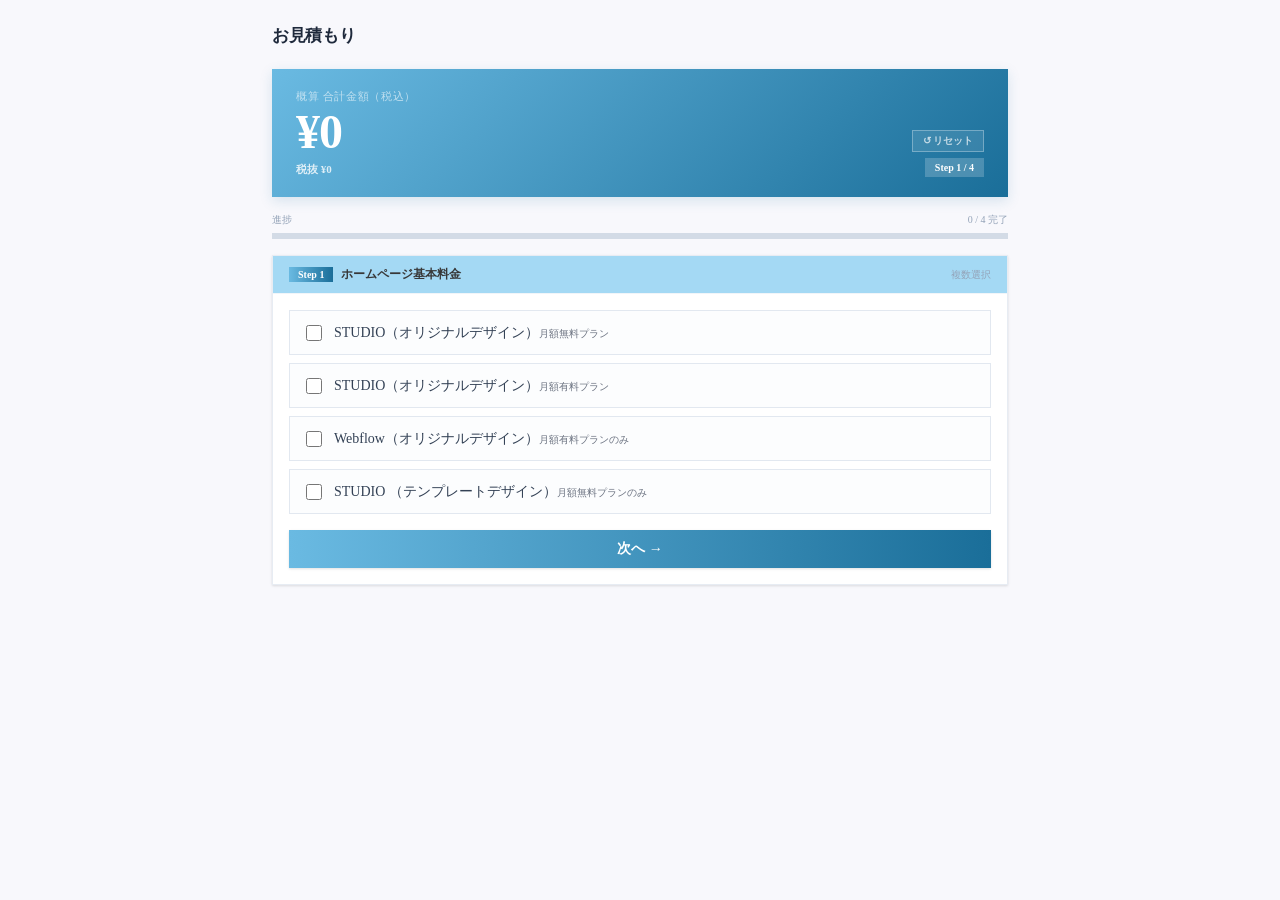
<file: index.html>
<!DOCTYPE html>
<html lang="ja">
<head>
    <meta charset="UTF-8">
    <meta name="viewport" content="width=device-width, initial-scale=1.0, viewport-fit=cover">
    <meta name="format-detection" content="telephone=no, date=no, address=no, email=no">
    <title>見積もりシミュレーター</title>

    <link rel="stylesheet" href="./index.css">
</head>
<body>

<div class="container">

    <!-- ヘッダー -->
    <header class="site-header">
        <div class="site-header__left">
            <div>
                <h1 class="site-header__title" id="headerTitle"></h1>
                <p class="site-header__sub" id="headerSub"></p>
            </div>
        </div>
        <span id="saveIndicator">
            <svg fill="none" stroke="currentColor" viewBox="0 0 24 24">
                <path stroke-linecap="round" stroke-linejoin="round" stroke-width="2.5" d="M5 13l4 4L19 7"/>
            </svg>
            保存済み
        </span>
    </header>

    <!-- ヒーロー -->
    <div class="hero" id="heroArea">
        <div class="hero__inner">
            <div style="min-width:0;">
                <p class="hero__site-type hidden" id="heroSiteType"></p>
                <p class="hero__label">概算 合計金額（税込）</p>
                <p class="hero__total stat-number" id="heroTotal">¥0</p>
                <p class="hero__sub">
                    <span id="heroTaxExWrap">税抜&nbsp;<span class="stat-number" id="heroTotalEx">¥0</span></span><span id="heroPagesWrap">&ensp;/&ensp;ページ数&nbsp;<span class="stat-number" id="heroPages">–</span></span>
                </p>
            </div>
            <div style="display:flex;flex-direction:column;align-items:flex-end;gap:6px;">
                <button id="heroResetBtn" class="hero__reset-btn">↺ リセット</button>
                <span class="hero__step-badge" id="heroStepLabel">Step 1 / 1</span>
            </div>
        </div>
    </div>

    <!-- ══════════════════════════════
         ウィザードモード
    ══════════════════════════════ -->
    <div id="wizardMode">

        <!-- プログレスバー -->
        <div class="progress">
            <div class="progress__labels">
                <span>進捗</span><span id="progressLabel">0 / 0 完了</span>
            </div>
            <div class="progress__track">
                <div class="progress__bar" id="progressBar"></div>
            </div>
        </div>

        <!-- Web制作版 Step 1〜4（flex モードでは JS により非表示） -->
        <div id="webStepsWizard">

            <!-- Step 1 -->
            <div class="panel" id="step1Panel">
                <div class="panel__head">
                    <div class="panel__head-left">
                        <span class="step-badge">Step 1</span>
                        <span class="step-label">サイトタイプを選択</span>
                    </div>
                    <span class="panel__head-hint">単一選択</span>
                </div>
                <div class="panel__body panel__body--gap" id="step1Options"></div>
                <div class="panel__footer panel__footer--step1">
                    <button id="step1Next" disabled class="btn-primary btn-primary--step1">次へ進む →</button>
                </div>
            </div>

            <!-- Step 2 -->
            <div class="panel hidden" id="step2Panel">
                <div class="panel__head">
                    <div class="panel__head-left">
                        <span class="step-badge">Step 2</span>
                        <span class="step-label">ページ構成を選択</span>
                    </div>
                    <span class="panel__head-hint">複数選択・数量指定可</span>
                </div>
                <div class="panel__body panel__body--gap5" id="step2Options"></div>
                <div class="panel__footer">
                    <div class="btn-row">
                        <button id="step2Back" class="btn-secondary">← 戻る</button>
                        <button id="step2Next" class="btn-primary">次へ →</button>
                    </div>
                </div>
            </div>

            <!-- Step 3 -->
            <div class="panel hidden" id="step3Panel">
                <div class="panel__head">
                    <div class="panel__head-left">
                        <span class="step-badge">Step 3</span>
                        <span class="step-label">機能・演出を選択</span>
                    </div>
                    <span class="panel__head-hint">複数選択・数量指定可</span>
                </div>
                <div class="panel__body panel__body--gap" id="step3Options"></div>
                <div class="panel__footer">
                    <div class="btn-row">
                        <button id="step3Back" class="btn-secondary">← 戻る</button>
                        <button id="step3Next" class="btn-primary">次へ →</button>
                    </div>
                </div>
            </div>

            <!-- Step 4 -->
            <div class="panel hidden" id="step4Panel">
                <div class="panel__head">
                    <div class="panel__head-left">
                        <span class="step-badge">Step 4</span>
                        <span class="step-label">システム・設定を選択</span>
                    </div>
                    <span class="panel__head-hint">複数選択</span>
                </div>
                <div class="panel__body panel__body--gap" id="step4Options"></div>
                <div class="panel__footer">
                    <div class="btn-row">
                        <button id="step4Back" class="btn-secondary">← 戻る</button>
                        <button id="step4Finish" class="btn-primary">見積もり結果を見る ✓</button>
                    </div>
                </div>
            </div>

        </div><!-- /webStepsWizard -->

        <!-- フリーStep（flex: Step1以降 / web: Step5以降）：JSで動的挿入 -->
        <div id="freeStepsContainer"></div>

    </div><!-- /wizardMode -->

    <!-- ══════════════════════════════
         結果モード
    ══════════════════════════════ -->
    <div id="resultMode" class="hidden result-section">

        <!-- アクションバー -->
        <div class="panel">
            <div class="action-bar__hint">選択内容を変更するとリアルタイムで再計算されます。</div>
            <div class="action-bar__body">
                <button id="btnConsult" class="btn-consult">
                    <svg fill="none" stroke="currentColor" viewBox="0 0 24 24">
                        <path stroke-linecap="round" stroke-linejoin="round" stroke-width="2"
                            d="M8 12h.01M12 12h.01M16 12h.01M21 12c0 4.418-4.03 8-9 8a9.863 9.863 0 01-4.255-.949L3 20l1.395-3.72C3.512 15.042 3 13.574 3 12c0-4.418 4.03-8 9-8s9 3.582 9 8z"/>
                    </svg>
                    この内容で相談する
                </button>
                <div class="action-bar__sub-row">
                    <button id="btnCopy" class="btn-icon">
                        <svg fill="none" stroke="currentColor" viewBox="0 0 24 24">
                            <path stroke-linecap="round" stroke-linejoin="round" stroke-width="2" d="M8 16H6a2 2 0 01-2-2V6a2 2 0 012-2h8a2 2 0 012 2v2m-6 12h8a2 2 0 002-2v-8a2 2 0 00-2-2h-8a2 2 0 00-2 2v8a2 2 0 002 2z"/>
                        </svg>
                        お見積り内容をコピー
                    </button>
                    <button id="btnPdf" class="btn-icon">
                        <svg fill="none" stroke="currentColor" viewBox="0 0 24 24">
                            <path stroke-linecap="round" stroke-linejoin="round" stroke-width="2" d="M12 10v6m0 0l-3-3m3 3l3-3m2 8H7a2 2 0 01-2-2V5a2 2 0 012-2h5.586a1 1 0 01.707.293l5.414 5.414a1 1 0 01.293.707V19a2 2 0 01-2 2z"/>
                        </svg>
                        PDFで出力
                    </button>
                    <button id="btnReset" class="btn-reset">
                        <svg fill="none" stroke="currentColor" viewBox="0 0 24 24">
                            <path stroke-linecap="round" stroke-linejoin="round" stroke-width="2" d="M4 4v5h.582m15.356 2A8.001 8.001 0 004.582 9m0 0H9m11 11v-5h-.581m0 0a8.003 8.003 0 01-15.357-2m15.357 2H15"/>
                        </svg>
                        リセット
                    </button>
                </div>
            </div>
        </div>

        <!-- Web制作版 結果 Step 1〜4（flex モードでは JS により非表示） -->
        <div id="webResultSteps">

            <!-- 結果 Step 1 -->
            <div class="panel" style="margin-top:16px;">
                <div class="panel__head">
                    <div class="panel__head-left">
                        <span class="step-badge">Step 1</span>
                        <span class="step-label">サイトタイプ</span>
                    </div>
                    <span class="panel__head-hint">単一選択</span>
                </div>
                <div class="panel__body panel__body--gap" id="r1Options"></div>
            </div>

            <!-- 結果 Step 2 -->
            <div class="panel" style="margin-top:16px;">
                <div class="panel__head">
                    <div class="panel__head-left">
                        <span class="step-badge">Step 2</span>
                        <span class="step-label">ページ構成</span>
                    </div>
                    <span class="panel__head-hint">複数選択・数量指定可</span>
                </div>
                <div class="panel__body panel__body--gap5" id="r2Options"></div>
            </div>

            <!-- 結果 Step 3 -->
            <div class="panel" style="margin-top:16px;">
                <div class="panel__head">
                    <div class="panel__head-left">
                        <span class="step-badge">Step 3</span>
                        <span class="step-label">機能・演出</span>
                    </div>
                    <span class="panel__head-hint">複数選択・数量指定可</span>
                </div>
                <div class="panel__body panel__body--gap" id="r3Options"></div>
            </div>

            <!-- 結果 Step 4 -->
            <div class="panel" style="margin-top:16px;">
                <div class="panel__head">
                    <div class="panel__head-left">
                        <span class="step-badge">Step 4</span>
                        <span class="step-label">システム・設定</span>
                    </div>
                    <span class="panel__head-hint">複数選択</span>
                </div>
                <div class="panel__body panel__body--gap" id="r4Options"></div>
            </div>

        </div><!-- /webResultSteps -->

        <!-- フリーStep 結果表示（JSで動的挿入） -->
        <div id="rFreeStepsContainer"></div>

        <!-- 注意書き -->
        <div class="disclaimer">
            <p id="disclaimerText">※ 本ツールの見積もりは概算です。実際の金額はヒアリング内容・要件定義により変動します。正式なお見積もりはお問い合わせください。</p>
        </div>

    </div><!-- /resultMode -->

</div><!-- /container -->

<div id="toastContainer"></div>

<!-- ══ 印刷専用レイアウト ══ -->
<div id="printArea">
    <div class="pa-header">
        <h1 class="pa-title" id="pdfTitle"></h1>
        <div class="pa-meta">
            <div>お見積り日：<span id="pdfDate"></span></div>
            <div>※本書は概算見積りです。正式なお見積りは別途ご提示いたします。</div>
        </div>
    </div>

    <div class="pa-total-box">
        <div>
            <div class="pa-total-label">概算合計金額（税込）</div>
            <div class="pa-total-amount" id="pdfTotal"></div>
            <div class="pa-total-sub" id="pdfTotalEx"></div>
        </div>
        <div style="text-align:right;" id="pdfPagesBox">
            <div class="pa-total-label">ページ数</div>
            <div style="font-size:13px;font-weight:700;color:#255797;" id="pdfPages"></div>
        </div>
    </div>

    <div class="pa-section">
        <div class="pa-section-title">明細</div>
        <table class="pa-table">
            <thead>
                <tr>
                    <th style="width:60%;">項目</th>
                    <th style="width:15%;">数量</th>
                    <th style="width:25%;">金額</th>
                </tr>
            </thead>
            <tbody id="pdfTbody"></tbody>
        </table>
    </div>

    <div class="pa-summary">
        <table>
            <tr><td class="s-label">制作費小計</td><td class="s-val" id="pdfProd"></td></tr>
            <tr id="pdfDirRow"><td class="s-label" id="pdfDirLabel">プロジェクト進行・ディレクション費</td><td class="s-val" id="pdfDir"></td></tr>
            <tr id="pdfExclRow"><td class="s-label">税抜合計</td><td class="s-val" id="pdfExcl"></td></tr>
            <tr id="pdfTaxRow"><td class="s-label" id="pdfTaxLabel">消費税（10%）</td><td class="s-val" id="pdfTax"></td></tr>
            <tr class="s-total"><td class="s-label" id="pdfInclLabel">税込合計</td><td class="s-val" id="pdfIncl"></td></tr>
        </table>
    </div>

    <div class="pa-note" id="pdfNote"></div>

    <div class="pa-sig">
        <div>
            <div class="pa-sig-name" id="pdfSigName"></div>
            <div class="pa-sig-sub"  id="pdfSigPerson"></div>
            <div class="pa-sig-links" id="pdfSigLinks"></div>
        </div>
        <div class="pa-sig-logo" id="pdfSigLogo"></div>
    </div>
</div>

<!-- settings.js を先に読み込む -->
<script src="./core.js"></script>
<script src="./settings.js"></script>

<script>
'use strict';
/* ═══════════════════════════════════════════════════════════
   DEFAULT_SETTINGS で未定義キーを補完
═══════════════════════════════════════════════════════════ */
{
    const DEFAULT_SETTINGS = {
        companyName:        '',
        personName:         '',
        email:              '',
        url:                '',
        department:         '',
        postalCode:         '',
        address:            '',
        tel:                '',
        fax:                '',
        contactUrl:         '',
        sns:                [],
        logoBase64:         '',
        pdfTitle:           '概算お見積書',
        pdfNote:            '',
        disclaimer:         '※ 本ツールの見積もりは概算です。実際の金額はヒアリング内容・要件定義により変動します。正式なお見積もりはお問い合わせください。',
        toolTitle:          '見積もりシミュレーター',
        toolSubtitle:       '選択するだけで概算金額を即座に算出。',
        storageKey:         'estimate_v1',
        templateType:       'flex',
        templateName:       '',
        colorPrimary:       '#6366f1',
        colorSecondary:     '#8b5cf6',
        colorBg:            '#f8f8fc',
        colorAccentBg:      '#eef2ff',
        colorAccentBorder:  '#a5b4fc',
        colorWarningBg:     '#fffbeb',
        colorWarningText:   '#92400e',
        colorWarningBorder: '#fcd34d',
        colorPanelHeadBg:   '#6366f1',
        colorPanelHeadText: '#ffffff',
        colorCardSubText:   '#6b7280',
    };
    Object.keys(DEFAULT_SETTINGS).forEach(key => {
        if (SETTINGS[key] === undefined) SETTINGS[key] = DEFAULT_SETTINGS[key];
    });
}
/* ═══════════════════════════════════════════════════════════
   トップレベル定数の後方互換
═══════════════════════════════════════════════════════════ */
if (typeof S2_TOP_PRICE_LP   === 'undefined') window.S2_TOP_PRICE_LP   = 70000;
if (typeof S2_TOP_PRICE_STD  === 'undefined') window.S2_TOP_PRICE_STD  = 65000;
if (typeof LP_SECTION_PRICE  === 'undefined') window.LP_SECTION_PRICE  = 15000;
if (typeof STEP1_ITEMS       === 'undefined') window.STEP1_ITEMS       = [];
if (typeof STEP2_CATS        === 'undefined') window.STEP2_CATS        = [];
if (typeof STEP3_ITEMS       === 'undefined') window.STEP3_ITEMS       = [];
if (typeof STEP4_VAR         === 'undefined') window.STEP4_VAR         = [];
if (typeof STEP4_FIX         === 'undefined') window.STEP4_FIX         = [];
if (typeof FREE_STEPS        === 'undefined') window.FREE_STEPS        = [];

/* ═══════════════════════════════════════════════════════════
   テンプレートモード判定
   IS_FLEX  = true  → 汎用版（フリーStepのみ）
   IS_FLEX  = false → Web制作版（Step1〜4 + フリーStep）
   FREE_STEP_OFFSET = Step開始番号のオフセット
     flex: 0  → Step 1, 2, 3...
     web:  4  → Step 5, 6, 7...
═══════════════════════════════════════════════════════════ */
let IS_FLEX = SETTINGS.templateType !== 'web';
let FREE_STEP_OFFSET = IS_FLEX ? 0 : 4;

/* ═══════════════════════════════════════════════════════════
   初期化（カラー・プレビュー設定の適用）
═══════════════════════════════════════════════════════════ */
(function applyColors() {
    const S  = SETTINGS;
    const r  = document.documentElement.style;

    // admin.html から「ツールを確認」で開いた場合、一時カラーを localStorage から読み取る
    const PREVIEW_KEY = (SETTINGS.storageKey || 'estimate_v1') + '_previewColors';
    let previewColors = null;
    try {
        const raw = localStorage.getItem(PREVIEW_KEY);
        if (raw) {
            previewColors = JSON.parse(raw);
            localStorage.removeItem(PREVIEW_KEY);
        }
    } catch(_) {}

    if (previewColors) {
        // テンプレートタイプを先に適用して IS_FLEX / FREE_STEP_OFFSET を再計算
        if (previewColors._templateType !== undefined) {
            SETTINGS.templateType = previewColors._templateType;
            IS_FLEX = SETTINGS.templateType !== 'web';
            FREE_STEP_OFFSET = IS_FLEX ? 0 : 4;
        }
        if (Array.isArray(previewColors._freeSteps)) {
            FREE_STEPS.splice(0, FREE_STEPS.length, ...previewColors._freeSteps);
        }
        if (Array.isArray(previewColors._step1)) {
            STEP1_ITEMS.splice(0, STEP1_ITEMS.length, ...previewColors._step1);
        }
        if (Array.isArray(previewColors._step2)) {
            STEP2_CATS.splice(0, STEP2_CATS.length, ...previewColors._step2);
        }
        if (Array.isArray(previewColors._step3)) {
            STEP3_ITEMS.splice(0, STEP3_ITEMS.length, ...previewColors._step3);
        }
        if (Array.isArray(previewColors._step4var)) {
            STEP4_VAR.splice(0, STEP4_VAR.length, ...previewColors._step4var);
        }
        if (Array.isArray(previewColors._step4fix)) {
            STEP4_FIX.splice(0, STEP4_FIX.length, ...previewColors._step4fix);
        }
        if (previewColors._contactUrl  !== undefined) SETTINGS.contactUrl  = previewColors._contactUrl;
        if (previewColors._s2TopLp    !== undefined) SETTINGS._previewS2TopLp    = previewColors._s2TopLp;
        if (previewColors._s2TopStd   !== undefined) SETTINGS._previewS2TopStd   = previewColors._s2TopStd;
        if (previewColors._lpSecPrice !== undefined) SETTINGS._previewLpSecPrice = previewColors._lpSecPrice;
        if (previewColors._companyName  !== undefined) SETTINGS.companyName  = previewColors._companyName;
        if (previewColors._personName   !== undefined) SETTINGS.personName   = previewColors._personName;
        if (previewColors._email        !== undefined) SETTINGS.email        = previewColors._email;
        if (previewColors._url          !== undefined) SETTINGS.url          = previewColors._url;
        if (previewColors._department   !== undefined) SETTINGS.department   = previewColors._department;
        if (previewColors._postalCode   !== undefined) SETTINGS.postalCode   = previewColors._postalCode;
        if (previewColors._address      !== undefined) SETTINGS.address      = previewColors._address;
        if (previewColors._tel          !== undefined) SETTINGS.tel          = previewColors._tel;
        if (previewColors._fax          !== undefined) SETTINGS.fax          = previewColors._fax;
        if (previewColors._logoBase64   !== undefined) SETTINGS.logoBase64   = previewColors._logoBase64;
        if (previewColors._toolTitle    !== undefined) SETTINGS.toolTitle    = previewColors._toolTitle;
        if (previewColors._toolSubtitle !== undefined) SETTINGS.toolSubtitle = previewColors._toolSubtitle;
        if (previewColors._pdfTitle     !== undefined) SETTINGS.pdfTitle     = previewColors._pdfTitle;
        if (previewColors._pdfNote      !== undefined) SETTINGS.pdfNote      = previewColors._pdfNote;
        if (previewColors._disclaimer   !== undefined) SETTINGS.disclaimer   = previewColors._disclaimer;
        if (Array.isArray(previewColors._sns)) SETTINGS.sns = previewColors._sns;
        if (previewColors._directionFeeType  !== undefined) SETTINGS.directionFeeType  = previewColors._directionFeeType;
        if (previewColors._directionFeeValue !== undefined) SETTINGS.directionFeeValue = previewColors._directionFeeValue;
        if (previewColors._taxRate           !== undefined) SETTINGS.taxRate           = previewColors._taxRate;
    }

    const C = previewColors || {};
    const get = (key) => C[key] || S[key];

    const cp  = get('colorPrimary');
    const cs  = get('colorSecondary');
    const cbg = get('colorBg');
    const cab = get('colorAccentBg');
    const cao = get('colorAccentBorder');
    const cwb = get('colorWarningBg');
    const cwt = get('colorWarningText');
    const cwo = get('colorWarningBorder');

    if (cp)  r.setProperty('--color-primary',        cp);
    if (cs)  r.setProperty('--color-secondary',      cs);
    if (cbg) r.setProperty('--color-bg',             cbg);
    if (cab) r.setProperty('--color-accent-bg',      cab);
    if (cao) r.setProperty('--color-accent-border',  cao);
    if (cwb) r.setProperty('--color-amber-50',       cwb);
    if (cwt) r.setProperty('--color-amber-700',      cwt);
    if (cwo) r.setProperty('--color-amber-200',      cwo);

    const cph = get('colorPanelHeadBg');
    const cpt = get('colorPanelHeadText');
    const ccs = get('colorCardSubText');
    if (cph) r.setProperty('--color-panel-head-bg',   cph);
    if (cpt) r.setProperty('--color-panel-head-text', cpt);
    if (ccs) r.setProperty('--color-card-sub-text',   ccs);
    if (cs) {
        const hex = cs.replace('#','');
        const rv = parseInt(hex.slice(0,2),16);
        const gv = parseInt(hex.slice(2,4),16);
        const bv = parseInt(hex.slice(4,6),16);
        r.setProperty('--shadow-md', `0 4px 12px rgba(${rv},${gv},${bv},.15)`);
    }

    const p  = cp  || '#3EB2D2';
    const s2 = cs  || '#255797';
    const ab = cab || '#eef7fc';
    const ao = cao || '#bae6fd';
    const printStyle = document.createElement('style');
    printStyle.textContent = `
        @media print {
            .pa-header    { border-bottom-color: ${s2} !important; }
            .pa-title     { color: ${s2} !important; }
            .pa-total-box { background: ${ab} !important; border-color: ${ao} !important; }
            .pa-total-amount { color: ${s2} !important; }
            #pdfPages     { color: ${s2} !important; }
            .pa-section-title { color: ${p} !important; }
            .pa-table th  { background: #f8fafc !important; }
            .s-total td   { border-top-color: ${s2} !important; color: ${s2} !important; }
            .pa-sig-logo-text { color: ${s2} !important; }
        }
    `;
    document.head.appendChild(printStyle);
})();

/* ═══════════════════════════════════════════════════════════
   価格定数：プレビュー時は SETTINGS._preview* を優先使用
═══════════════════════════════════════════════════════════ */
const _S2_TOP_LP  = SETTINGS._previewS2TopLp    !== undefined ? SETTINGS._previewS2TopLp    : S2_TOP_PRICE_LP;
const _S2_TOP_STD = SETTINGS._previewS2TopStd   !== undefined ? SETTINGS._previewS2TopStd   : S2_TOP_PRICE_STD;
const _LP_SEC     = SETTINGS._previewLpSecPrice !== undefined ? SETTINGS._previewLpSecPrice : LP_SECTION_PRICE;

document.title = SETTINGS.toolTitle + ' | 概算費用を即座に計算';
document.getElementById('headerTitle').textContent = SETTINGS.toolTitle;
document.getElementById('headerSub').textContent   = SETTINGS.toolSubtitle;
document.getElementById('pdfTitle').textContent    = SETTINGS.pdfTitle;
if (SETTINGS.disclaimer) {
    const disclaimerEl = document.getElementById('disclaimerText');
    if (disclaimerEl) disclaimerEl.textContent = SETTINGS.disclaimer;
}

// contactUrl 未設定時は「この内容で相談する」ボタンを非表示
if (!SETTINGS.contactUrl) {
    const btnConsult = document.getElementById('btnConsult');
    if (btnConsult) btnConsult.style.display = 'none';
}

// flex モードでは Web制作版専用 UI を非表示
if (IS_FLEX) {
    document.getElementById('webStepsWizard').style.display  = 'none';
    document.getElementById('webResultSteps').style.display  = 'none';
    document.getElementById('heroSiteType').style.display    = 'none';
    document.getElementById('heroPagesWrap').style.display   = 'none';
    document.getElementById('pdfPagesBox').style.display     = 'none';
}

/* ═══════════════════════════════════════════════════════════
   STATE
═══════════════════════════════════════════════════════════ */
const STORAGE_KEY = SETTINGS.storageKey || 'estimate_v1';

function mkDefault() {
    return {
        mode:       'wizard',
        step:       1,
        s1:         null,
        s2:         { s2_top: 1 },
        s3:         {},
        s4v:        { s4_resp: true, s4_seo: true },
        s4f:        {},
        sfree:      {},
        heroFrozen: !IS_FLEX,   // flex: 最初から表示 / web: Step1通過後に表示
        lpSections: 0,
    };
}

let ST = mkDefault();

/* ═══════════════════════════════════════════════════════════
   PERSISTENCE
═══════════════════════════════════════════════════════════ */
function persist() {
    try {
        localStorage.setItem(STORAGE_KEY, JSON.stringify({
            mode: ST.mode, step: ST.step,
            s1: ST.s1, s2: ST.s2, s3: ST.s3,
            s4v: ST.s4v, s4f: ST.s4f,
            sfree: ST.sfree,
            heroFrozen: ST.heroFrozen,
            lpSections: ST.lpSections,
        }));
        flashSave();
    } catch(_){}
}

function hydrate() {
    try {
        const raw = localStorage.getItem(STORAGE_KEY);
        if (!raw) return false;
        const d = JSON.parse(raw);
        Object.assign(ST, {
            mode:       d.mode       || 'wizard',
            step:       d.step       || 1,
            s1:         d.s1         || null,
            s2:         d.s2         || { s2_top: 1 },
            s3:         d.s3         || {},
            s4v:        d.s4v        || { s4_resp: true, s4_seo: true },
            s4f:        d.s4f        || {},
            sfree:      d.sfree      || {},
            heroFrozen: d.heroFrozen !== undefined ? d.heroFrozen : !IS_FLEX,
            lpSections: d.lpSections || 0,
        });
        if (!ST.s2.s2_top) ST.s2.s2_top = 1;
        return true;
    } catch(_){ return false; }
}

/* ═══════════════════════════════════════════════════════════
   CALCULATION
═══════════════════════════════════════════════════════════ */
function isLP() {
    const it = STEP1_ITEMS.find(x => x.id === ST.s1);
    return !!(it && it.isLP);
}

function pageCount() {
    if (IS_FLEX) return 0;
    if (isLP()) return 1;
    let n = 0;
    for (const cat of STEP2_CATS)
        for (const it of cat.items)
            if ((ST.s2[it.id] || 0) > 0)
                n += (ST.s2[it.id] || 1) * it.pages;
    return n;
}

function calcTotals() {
    let prod = 0;

    if (!IS_FLEX) {
        // Web制作版：Step1〜4 の計算
        const pc  = pageCount();
        const lp  = isLP();
        const sec = ST.lpSections || 0;

        for (const cat of STEP2_CATS) {
            for (const it of cat.items) {
                const qty = ST.s2[it.id] || 0;
                if (qty <= 0) continue;
                const price = (it.id === 's2_top')
                    ? (lp ? _S2_TOP_LP : _S2_TOP_STD)
                    : it.price;
                prod += qty * price;
            }
        }

        if (lp) prod += sec * _LP_SEC;

        for (const it of STEP3_ITEMS)
            prod += (ST.s3[it.id] || 0) * it.price;

        if (lp) {
            if (ST.s4v['s4_resp']) prod += 20000 + sec * 1000;
            if (ST.s4v['s4_seo'])  prod += 3000;
        } else {
            for (const v of STEP4_VAR)
                if (ST.s4v[v.id]) prod += v.unitPrice * pc;
        }

        for (const f of STEP4_FIX)
            if (ST.s4f[f.id]) prod += f.price;
    }

    // フリーStep（両モード共通）
    for (const fs of (FREE_STEPS || [])) {
        const sel = ST.sfree[fs.id] || {};
        for (const it of (fs.items || []))
            if (sel[it.id]) prod += it.price;
    }

    const dType = SETTINGS.directionFeeType  || 'percent';
    const dVal  = parseFloat(SETTINGS.directionFeeValue ?? 10);
    const tRate = parseFloat(SETTINGS.taxRate ?? 10);
    let dir = 0;
    if      (dType === 'percent') dir = Math.round(prod * dVal / 100);
    else if (dType === 'fixed')   dir = Math.round(dVal);
    const excl = prod + dir;
    const incl = Math.round(excl * (1 + tRate / 100));
    const pc   = pageCount();
    return { prod, dir, excl, incl, pc };
}

/* ═══════════════════════════════════════════════════════════
   UTILITIES
═══════════════════════════════════════════════════════════ */
function yen(n) { return '¥' + n.toLocaleString('ja-JP'); }

function bump(el) {
    if (!el) return;
    el.classList.remove('bump');
    void el.offsetWidth;
    el.classList.add('bump');
    setTimeout(() => el.classList.remove('bump'), 160);
}

const $saveInd = document.getElementById('saveIndicator');
function flashSave() {
    $saveInd.style.opacity = '1';
    $saveInd.classList.remove('save-dot');
    void $saveInd.offsetWidth;
    $saveInd.classList.add('save-dot');
}

/* ═══════════════════════════════════════════════════════════
   HERO
═══════════════════════════════════════════════════════════ */
function refreshHero(label) {
    const $total = document.getElementById('heroTotal');
    const $ex    = document.getElementById('heroTotalEx');
    const $pg    = document.getElementById('heroPages');
    const $lbl   = document.getElementById('heroStepLabel');

    if (label !== undefined) $lbl.textContent = label;

    // サイトタイプ表示（web モードのみ）
    if (!IS_FLEX) {
        const $siteType = document.getElementById('heroSiteType');
        if ($siteType) {
            const s1it = STEP1_ITEMS.find(x => x.id === ST.s1);
            if (s1it) {
                $siteType.textContent = s1it.label;
                $siteType.classList.remove('hidden');
            } else {
                $siteType.classList.add('hidden');
            }
        }
    }

    /* 税率0%時は「税抜」サブテキスト部分を非表示 */
    const _heroTRate = parseFloat(SETTINGS.taxRate ?? 10);
    const $heroTaxWrap = document.getElementById('heroTaxExWrap');
    if ($heroTaxWrap) $heroTaxWrap.style.display = (_heroTRate === 0) ? 'none' : '';

    if (ST.heroFrozen) {
        $total.textContent = '¥0';
        $ex.textContent    = '¥0';
        if ($pg) $pg.textContent = '–';
        return;
    }

    const { excl, incl, pc } = calcTotals();
    const fi = yen(incl), fe = yen(excl), fp = pc > 0 ? `約${pc}ページ` : '–';

    if ($total.textContent !== fi) { $total.textContent = fi; bump($total); }
    if ($ex.textContent    !== fe) { $ex.textContent    = fe; bump($ex); }
    if ($pg && $pg.textContent !== fp) { $pg.textContent = fp; bump($pg); }

    if (!IS_FLEX) {
        document.querySelectorAll('.s4-sub').forEach(el => {
            el.textContent = s4VarSubText(el.dataset.vid || '');
        });
    }
}

/* ═══════════════════════════════════════════════════════════
   PROGRESS
═══════════════════════════════════════════════════════════ */
function totalStepCount() {
    return IS_FLEX
        ? (FREE_STEPS ? FREE_STEPS.length : 0)
        : 4 + (FREE_STEPS ? FREE_STEPS.length : 0);
}

function refreshProgress(n, total) {
    const t = total || totalStepCount();
    document.getElementById('progressBar').style.width = ((n - 1) / t * 100) + '%';
    document.getElementById('progressLabel').textContent = `${n - 1} / ${t} 完了`;
}

/* ═══════════════════════════════════════════════════════════
   QUANTITY COUNTER
═══════════════════════════════════════════════════════════ */
function mkCounter(stateMap, id, initQty, maxQty, onChange) {
    const wrap = document.createElement('div');
    wrap.className = 'qty-wrap';
    wrap.style.display = initQty > 0 ? 'flex' : 'none';

    const btnM  = document.createElement('button');
    const valEl = document.createElement('span');
    const btnP  = document.createElement('button');

    btnM.type = btnP.type = 'button';
    btnM.className = btnP.className = 'qty-btn';
    valEl.className = 'qty-val';
    btnM.textContent = '−';
    btnP.textContent = '+';

    function draw(q) {
        valEl.textContent = q;
        btnM.disabled = (q <= 1);
        btnP.disabled = maxQty != null && q >= maxQty;
    }
    draw(initQty > 0 ? initQty : 1);

    btnM.addEventListener('click', e => {
        e.stopPropagation();
        const q = (stateMap[id] || 1) - 1;
        if (q < 1) return;
        stateMap[id] = q; draw(q); onChange();
    });
    btnP.addEventListener('click', e => {
        e.stopPropagation();
        if (maxQty != null && (stateMap[id] || 1) >= maxQty) return;
        const q = (stateMap[id] || 1) + 1;
        stateMap[id] = q; draw(q); onChange();
    });

    wrap.append(btnM, valEl, btnP);
    return wrap;
}

/* ═══════════════════════════════════════════════════════════
   BUILD STEP 1（web モードのみ）
═══════════════════════════════════════════════════════════ */
function buildS1(containerId, resultMode) {
    const container = document.getElementById(containerId);
    container.innerHTML = '';

    for (const it of STEP1_ITEMS) {
        const sel = ST.s1 === it.id;
        const lbl = document.createElement('label');
        lbl.className = 'opt-card' + (sel ? ' opt-card--selected' : '');

        const inp = document.createElement('input');
        inp.type = 'radio';
        inp.name = containerId + '_s1';
        inp.value = it.id;
        inp.checked = sel;

        const spanWrap = document.createElement('div');
        spanWrap.className = 'opt-card__text-wrap';

        const span = document.createElement('span');
        span.className = 'opt-card__name' + (sel ? ' opt-card__name--active' : '');
        span.textContent = it.label;
        spanWrap.appendChild(span);

        if (it.sub) {
            const subSpan = document.createElement('span');
            subSpan.className = 'opt-card__sub';
            subSpan.textContent = it.sub;
            spanWrap.appendChild(subSpan);
        }

        inp.addEventListener('change', () => {
            const prevWasLP = isLP();
            ST.s1 = it.id;
            const nowIsLP = isLP();

            if (prevWasLP !== nowIsLP) {
                ST.s2 = { s2_top: 1 };
                ST.lpSections = 0;
            }
            if (resultMode) ST.heroFrozen = false;
            const nextBtn = document.getElementById('step1Next');
            if (nextBtn) nextBtn.disabled = false;

            if (resultMode) {
                buildS1(containerId, true);
                buildS2('r2Options', true);
                buildS4('r4Options');
                refreshHero('調整モード');
                persist();
            } else {
                buildS1(containerId, false);
                refreshHero('Step 1 / ' + totalStepCount());
                persist();
            }
        });

        lbl.append(inp, spanWrap);

        if (it.isLP) {
            const badge = document.createElement('span');
            badge.className = 'badge-lp';
            badge.textContent = '1ページ固定';
            lbl.append(badge);
        }

        container.appendChild(lbl);
    }
}

/* ═══════════════════════════════════════════════════════════
   BUILD STEP 2（web モードのみ）
═══════════════════════════════════════════════════════════ */
function buildS2(optId, resultMode) {
    const container = document.getElementById(optId);
    container.innerHTML = '';
    const lp = isLP();

    if (lp) {
        const note = document.createElement('div');
        note.className = 'lp-note';
        note.innerHTML = `<svg fill="none" stroke="currentColor" viewBox="0 0 24 24"><path stroke-linecap="round" stroke-linejoin="round" stroke-width="2" d="M13 16h-1v-4h-1m1-4h.01M21 12a9 9 0 11-18 0 9 9 0 0118 0z"/></svg><p>LPはトップページのみ選択できます。</p>`;
        container.appendChild(note);
    }

    if (lp) {
        const topCat = STEP2_CATS[0];
        const catWrap = document.createElement('div');
        const catHead = document.createElement('div');
        catHead.className = 'cat-label';
        catHead.textContent = topCat.label;
        catWrap.appendChild(catHead);

        const list = document.createElement('div');
        list.style.display = 'flex';
        list.style.flexDirection = 'column';
        list.style.gap = '8px';

        const it = topCat.items[0];
        ST.s2[it.id] = ST.s2[it.id] || 1;

        const lbl = document.createElement('label');
        lbl.className = 'opt-card opt-card--required';

        const icon = document.createElement('div');
        icon.innerHTML = `<svg style="width:16px;height:16px;color:var(--color-primary);flex-shrink:0" fill="none" stroke="currentColor" viewBox="0 0 24 24"><path stroke-linecap="round" stroke-linejoin="round" stroke-width="2" d="M12 15v2m-6 4h12a2 2 0 002-2v-6a2 2 0 00-2-2H6a2 2 0 00-2 2v6a2 2 0 002 2zm10-10V7a4 4 0 00-8 0v4h8z"/></svg>`;
        lbl.appendChild(icon.firstElementChild);

        const nameEl = document.createElement('span');
        nameEl.className = 'opt-card__name opt-card__name--active';
        nameEl.style.flex = '1';
        nameEl.textContent = it.label;
        lbl.appendChild(nameEl);

        const ctr = mkCounter(ST.s2, it.id, ST.s2[it.id] || 1, it.maxQty || null, () => { refreshHero(); persist(); });
        ctr.style.display = 'flex';
        lbl.appendChild(ctr);

        list.appendChild(lbl);
        catWrap.appendChild(list);
        container.appendChild(catWrap);

        const secWrap = document.createElement('div');
        const secHead = document.createElement('div');
        secHead.className = 'cat-label';
        secHead.textContent = 'セクション追加';
        secWrap.appendChild(secHead);

        const secCard = document.createElement('div');
        secCard.className = 'opt-card opt-card--required';
        secCard.style.cursor = 'default';

        const secIcon = document.createElement('div');
        secIcon.innerHTML = `<svg style="width:16px;height:16px;color:var(--color-primary);flex-shrink:0" fill="none" stroke="currentColor" viewBox="0 0 24 24"><path stroke-linecap="round" stroke-linejoin="round" stroke-width="2" d="M12 4v16m8-8H4"/></svg>`;
        secCard.appendChild(secIcon.firstElementChild);

        const secText = document.createElement('div');
        secText.className = 'opt-card__text-wrap';
        const secName = document.createElement('span');
        secName.className = 'opt-card__name opt-card__name--active';
        secName.textContent = 'セクションを追加する';
        const secSub = document.createElement('span');
        secSub.className = 'opt-card__sub';
        secSub.textContent = `基本5セクション含む・追加セクション数量指定可`;
        secText.append(secName, secSub);
        secCard.appendChild(secText);

        if (ST.lpSections == null) ST.lpSections = 0;

        const secCtrWrap = document.createElement('div');
        secCtrWrap.className = 'qty-wrap';

        const btnM = document.createElement('button');
        const valEl = document.createElement('span');
        const btnP = document.createElement('button');
        btnM.type = btnP.type = 'button';
        btnM.className = btnP.className = 'qty-btn';
        valEl.className = 'qty-val';
        btnM.textContent = '−';
        btnP.textContent = '+';

        function drawSec(q) {
            valEl.textContent = q;
            btnM.disabled = (q <= 0);
        }
        drawSec(ST.lpSections);

        btnM.addEventListener('click', e => {
            e.stopPropagation();
            if (ST.lpSections <= 0) return;
            ST.lpSections--;
            drawSec(ST.lpSections);
            refreshHero(); persist();
        });
        btnP.addEventListener('click', e => {
            e.stopPropagation();
            ST.lpSections++;
            drawSec(ST.lpSections);
            refreshHero(); persist();
        });

        secCtrWrap.append(btnM, valEl, btnP);
        secCard.appendChild(secCtrWrap);
        secWrap.appendChild(secCard);
        container.appendChild(secWrap);
        return;
    }

    for (const cat of STEP2_CATS) {
        const catWrap = document.createElement('div');
        const catHead = document.createElement('div');
        catHead.className = 'cat-label';
        catHead.textContent = cat.label;
        catWrap.appendChild(catHead);

        const list = document.createElement('div');
        list.style.display = 'flex';
        list.style.flexDirection = 'column';
        list.style.gap = '8px';

        for (const it of cat.items) {
            const isReq   = !!it.required;
            const qty     = ST.s2[it.id] || 0;
            const checked = qty > 0;

            const lbl = document.createElement('label');
            lbl.className = 'opt-card'
                + (isReq ? ' opt-card--required' : '')
                + ((!isReq && checked) ? ' opt-card--selected' : '');

            if (isReq) {
                const icon = document.createElement('div');
                icon.innerHTML = `<svg style="width:16px;height:16px;color:var(--color-primary);flex-shrink:0" fill="none" stroke="currentColor" viewBox="0 0 24 24"><path stroke-linecap="round" stroke-linejoin="round" stroke-width="2" d="M12 15v2m-6 4h12a2 2 0 002-2v-6a2 2 0 00-2-2H6a2 2 0 00-2 2v6a2 2 0 002 2zm10-10V7a4 4 0 00-8 0v4h8z"/></svg>`;
                lbl.appendChild(icon.firstElementChild);
                ST.s2[it.id] = ST.s2[it.id] || 1;
            } else {
                const chk = document.createElement('input');
                chk.type = 'checkbox';
                chk.checked = checked;

                chk.addEventListener('change', () => {
                    if (chk.checked) {
                        ST.s2[it.id] = 1;
                        ctr.style.display = 'flex';
                        ctr.querySelector('.qty-val').textContent = 1;
                        lbl.classList.add('opt-card--selected');
                        nameEl.className = 'opt-card__name opt-card__name--active';
                        if (it.id === 's2_contact' && !ST.s3['s3_form']) {
                            ST.s3['s3_form'] = 1;
                            rebuildS3IfVisible();
                        }
                    } else {
                        ST.s2[it.id] = 0;
                        ctr.style.display = 'none';
                        lbl.classList.remove('opt-card--selected');
                        nameEl.className = 'opt-card__name';
                    }
                    refreshHero(); persist();
                });
                lbl.appendChild(chk);
            }

            const nameEl = document.createElement('span');
            nameEl.className = 'opt-card__name' + ((isReq || checked) ? ' opt-card__name--active' : '');
            nameEl.textContent = it.label;

            if (it.sub) {
                const tw = document.createElement('div');
                tw.className = 'opt-card__text-wrap';
                tw.style.flex = '1';
                const subEl = document.createElement('span');
                subEl.className = 'opt-card__sub';
                subEl.textContent = it.sub;
                tw.append(nameEl, subEl);
                lbl.appendChild(tw);
            } else {
                nameEl.style.flex = '1';
                lbl.appendChild(nameEl);
            }

            const ctr = mkCounter(ST.s2, it.id, isReq ? (ST.s2[it.id] || 1) : qty,
                it.maxQty || null, () => { refreshHero(); persist(); });
            if (isReq) ctr.style.display = 'flex';
            lbl.appendChild(ctr);

            list.appendChild(lbl);
        }

        catWrap.appendChild(list);
        container.appendChild(catWrap);
    }
}

function rebuildS3IfVisible() {
    if (ST.mode === 'result') {
        buildS3('r3Options');
    } else if (!document.getElementById('step3Panel').classList.contains('hidden')) {
        buildS3('step3Options');
    }
}

/* ═══════════════════════════════════════════════════════════
   BUILD STEP 3（web モードのみ）
═══════════════════════════════════════════════════════════ */
function buildS3(containerId) {
    const container = document.getElementById(containerId);
    container.innerHTML = '';

    for (const it of STEP3_ITEMS) {
        const qty     = ST.s3[it.id] || 0;
        const checked = qty > 0;

        const lbl = document.createElement('label');
        lbl.className = 'opt-card' + (checked ? ' opt-card--selected' : '');

        const chk = document.createElement('input');
        chk.type = 'checkbox';
        chk.checked = checked;

        const nameEl = document.createElement('span');
        nameEl.className = 'opt-card__name' + (checked ? ' opt-card__name--active' : '');
        nameEl.textContent = it.label;

        const ctr = mkCounter(ST.s3, it.id, qty, null, () => { refreshHero(); persist(); });

        chk.addEventListener('change', () => {
            if (chk.checked) {
                ST.s3[it.id] = 1;
                ctr.style.display = 'flex';
                ctr.querySelector('.qty-val').textContent = 1;
                lbl.classList.add('opt-card--selected');
                nameEl.className = 'opt-card__name opt-card__name--active';
            } else {
                ST.s3[it.id] = 0;
                ctr.style.display = 'none';
                lbl.classList.remove('opt-card--selected');
                nameEl.className = 'opt-card__name';
            }
            refreshHero(); persist();
        });

        if (it.sub) {
            const tw = document.createElement('div');
            tw.className = 'opt-card__text-wrap';
            tw.style.flex = '1';
            const subEl = document.createElement('span');
            subEl.className = 'opt-card__sub';
            subEl.textContent = it.sub;
            tw.append(nameEl, subEl);
            lbl.append(chk, tw, ctr);
        } else {
            nameEl.style.flex = '1';
            lbl.append(chk, nameEl, ctr);
        }
        container.appendChild(lbl);
    }
}

/* ═══════════════════════════════════════════════════════════
   BUILD STEP 4（web モードのみ）
═══════════════════════════════════════════════════════════ */
function s4VarSubText(vid) {
    const lp = isLP();
    if (lp) return vid === 's4_resp' ? 'LP・追加セクション数に応じて加算' : 'LP一式';
    return `${pageCount()}ページ分`;
}

function buildS4(containerId) {
    const container = document.getElementById(containerId);
    container.innerHTML = '';

    for (const v of STEP4_VAR) {
        const on = !!ST.s4v[v.id];
        const lbl = document.createElement('label');
        lbl.className = 'opt-card' + (on ? ' opt-card--selected' : '');

        const chk = document.createElement('input');
        chk.type = 'checkbox';
        chk.checked = on;

        const tw = document.createElement('div');
        tw.className = 'opt-card__text-wrap';

        const nm = document.createElement('span');
        nm.className = 'opt-card__name' + (on ? ' opt-card__name--active' : '');
        nm.textContent = v.label;

        const sub = document.createElement('span');
        sub.className = 'opt-card__sub s4-sub';
        sub.dataset.vid = v.id;
        sub.textContent = s4VarSubText(v.id);

        tw.append(nm, sub);

        chk.addEventListener('change', () => {
            ST.s4v[v.id] = chk.checked;
            lbl.classList.toggle('opt-card--selected', chk.checked);
            nm.className = 'opt-card__name' + (chk.checked ? ' opt-card__name--active' : '');
            refreshHero(); persist();
        });

        lbl.append(chk, tw);
        container.appendChild(lbl);
    }

    for (const f of STEP4_FIX) {
        const on = !!ST.s4f[f.id];
        const lbl = document.createElement('label');
        lbl.className = 'opt-card' + (on ? ' opt-card--selected' : '');

        const chk = document.createElement('input');
        chk.type = 'checkbox';
        chk.checked = on;

        const nm = document.createElement('span');
        nm.className = 'opt-card__name' + (on ? ' opt-card__name--active' : '');
        nm.textContent = f.label;

        chk.addEventListener('change', () => {
            ST.s4f[f.id] = chk.checked;
            lbl.classList.toggle('opt-card--selected', chk.checked);
            nm.className = 'opt-card__name' + (chk.checked ? ' opt-card__name--active' : '');
            refreshHero(); persist();
        });

        nm.style.flex = '1';
        lbl.append(chk, nm);
        container.appendChild(lbl);
    }

    // ディレクション費カード
    const _dType = SETTINGS.directionFeeType || 'percent';
    const _dVal  = parseFloat(SETTINGS.directionFeeValue ?? 10);
    if (_dType !== 'none') {
        const _dirLabel = _dType === 'percent'
            ? `プロジェクト進行・ディレクション費（${_dVal}%）`
            : 'プロジェクト進行・ディレクション費';
        const dir = document.createElement('div');
        dir.className = 'dir-card';
        dir.innerHTML = `
            <div class="dir-card__inner">
                <svg fill="none" stroke="currentColor" viewBox="0 0 24 24">
                    <path stroke-linecap="round" stroke-linejoin="round" stroke-width="2"
                        d="M9 12l2 2 4-4m5.618-4.016A11.955 11.955 0 0112 2.944a11.955 11.955 0 01-8.618 3.04A12.02 12.02 0 003 9c0 5.591 3.824 10.29 9 11.622 5.176-1.332 9-6.03 9-11.622 0-1.042-.133-2.052-.382-3.016z"/>
                </svg>
                <div style="flex:1;">
                    <p class="dir-card__title">${_dirLabel}</p>
                    <p class="dir-card__desc">制作の進行管理、品質チェック、技術的な要件定義など、プロジェクトを円滑に進めるための必須費用です。</p>
                </div>
                <span class="dir-card__badge">必須</span>
            </div>`;
        container.appendChild(dir);
    }
}

/* ═══════════════════════════════════════════════════════════
   フリーStep ビルド
   flex:  Step 1, 2, 3...（FREE_STEP_OFFSET = 0）
   web:   Step 5, 6, 7...（FREE_STEP_OFFSET = 4）
═══════════════════════════════════════════════════════════ */
function buildFreeStepsHTML() {
    const container = document.getElementById('freeStepsContainer');
    container.innerHTML = '';
    if (!FREE_STEPS || !FREE_STEPS.length) return;

    FREE_STEPS.forEach((fs, idx) => {
        const stepNum = FREE_STEP_OFFSET + idx + 1;
        const panel = document.createElement('div');
        panel.className = 'panel hidden';
        panel.id = `freeStep_${fs.id}_panel`;

        const isLast = idx === FREE_STEPS.length - 1;
        // flex モードの最初のステップは「戻る」ボタン不要
        const showBack = !(IS_FLEX && idx === 0);

        panel.innerHTML = `
            <div class="panel__head">
                <div class="panel__head-left">
                    <span class="step-badge">Step ${stepNum}</span>
                    <span class="step-label">${fs.title || 'カスタムオプション'}</span>
                </div>
                <span class="panel__head-hint">複数選択</span>
            </div>
            <div class="panel__body panel__body--gap" id="freeStep_${fs.id}_options"></div>
            <div class="panel__footer">
                <div class="btn-row">
                    ${showBack ? `<button class="btn-secondary free-step-back" data-fsid="${fs.id}">← 戻る</button>` : ''}
                    <button class="btn-primary free-step-next" data-fsid="${fs.id}" data-last="${isLast}">
                        ${isLast ? '見積もり結果を見る ✓' : '次へ →'}
                    </button>
                </div>
            </div>`;
        container.appendChild(panel);
    });

    // ナビゲーションイベント
    container.querySelectorAll('.free-step-back').forEach(btn => {
        btn.addEventListener('click', () => {
            const fsid = btn.dataset.fsid;
            const idx  = FREE_STEPS.findIndex(f => f.id === fsid);
            if (idx === 0) {
                // web モードのみここに到達（flex の先頭は back ボタンなし）
                showWizardStep(4);
            } else {
                showWizardFreeStep(FREE_STEPS[idx - 1].id);
            }
        });
    });
    container.querySelectorAll('.free-step-next').forEach(btn => {
        btn.addEventListener('click', () => {
            const fsid = btn.dataset.fsid;
            const idx  = FREE_STEPS.findIndex(f => f.id === fsid);
            if (btn.dataset.last === 'true') {
                switchToResult();
            } else {
                showWizardFreeStep(FREE_STEPS[idx + 1].id);
            }
        });
    });
}

function buildFreeStepOptions(fsid, resultMode) {
    const fs = FREE_STEPS.find(f => f.id === fsid);
    if (!fs) return;
    const optId = resultMode ? `rfreeStep_${fsid}_options` : `freeStep_${fsid}_options`;
    const container = document.getElementById(optId);
    if (!container) return;
    container.innerHTML = '';

    if (!ST.sfree[fsid]) ST.sfree[fsid] = {};

    for (const it of (fs.items || [])) {
        const on  = !!ST.sfree[fsid][it.id];
        const lbl = document.createElement('label');
        lbl.className = 'opt-card' + (on ? ' opt-card--selected' : '');

        const chk = document.createElement('input');
        chk.type = 'checkbox';
        chk.checked = on;

        const tw = document.createElement('div');
        tw.className = 'opt-card__text-wrap';

        const nm = document.createElement('span');
        nm.className = 'opt-card__name' + (on ? ' opt-card__name--active' : '');
        nm.textContent = it.label;

        tw.append(nm);
        if (it.sub) {
            const subEl = document.createElement('span');
            subEl.className = 'opt-card__sub';
            subEl.textContent = it.sub;
            tw.append(subEl);
        }

        chk.addEventListener('change', () => {
            ST.sfree[fsid][it.id] = chk.checked;
            lbl.classList.toggle('opt-card--selected', chk.checked);
            nm.className = 'opt-card__name' + (chk.checked ? ' opt-card__name--active' : '');
            refreshHero(); persist();
        });

        lbl.append(chk, tw);
        container.appendChild(lbl);
    }
}

function showWizardFreeStep(fsid) {
    // web ステップパネルを非表示
    if (!IS_FLEX) {
        [1,2,3,4].forEach(i => document.getElementById(`step${i}Panel`).classList.add('hidden'));
    }
    document.getElementById('freeStepsContainer').querySelectorAll('.panel').forEach(p => p.classList.add('hidden'));

    const panel = document.getElementById(`freeStep_${fsid}_panel`);
    if (panel) panel.classList.remove('hidden');

    buildFreeStepOptions(fsid, false);

    const idx     = FREE_STEPS.findIndex(f => f.id === fsid);
    const stepNum = FREE_STEP_OFFSET + idx + 1;
    const total   = totalStepCount();
    ST.step = stepNum;
    refreshProgress(stepNum, total);
    refreshHero(`Step ${stepNum} / ${total}`);
}

/* ═══════════════════════════════════════════════════════════
   WIZARD NAVIGATION（web モードのみ使用）
═══════════════════════════════════════════════════════════ */
function showWizardStep(n) {
    const total = totalStepCount();
    [1,2,3,4].forEach(i => {
        document.getElementById(`step${i}Panel`).classList.toggle('hidden', i !== n);
    });
    if (FREE_STEPS) {
        FREE_STEPS.forEach(fs => {
            const p = document.getElementById(`freeStep_${fs.id}_panel`);
            if (p) p.classList.add('hidden');
        });
    }
    ST.step = n;
    refreshProgress(n, total);
    refreshHero(`Step ${n} / ${total}`);
}

// web モードのステップナビゲーション
if (!IS_FLEX) {
    document.getElementById('step1Next').addEventListener('click', () => {
        if (!ST.s1) return;
        ST.heroFrozen = false;
        buildS2('step2Options', false);
        showWizardStep(2);
        persist();
    });

    document.getElementById('step2Back').addEventListener('click', () => showWizardStep(1));
    document.getElementById('step2Next').addEventListener('click', () => {
        buildS3('step3Options');
        showWizardStep(3);
    });

    document.getElementById('step3Back').addEventListener('click', () => {
        buildS2('step2Options', false);
        showWizardStep(2);
    });
    document.getElementById('step3Next').addEventListener('click', () => {
        buildS4('step4Options');
        showWizardStep(4);
    });

    document.getElementById('step4Back').addEventListener('click', () => {
        buildS3('step3Options');
        showWizardStep(3);
    });
    document.getElementById('step4Finish').addEventListener('click', () => {
        if (FREE_STEPS && FREE_STEPS.length > 0) {
            showWizardFreeStep(FREE_STEPS[0].id);
        } else {
            switchToResult();
        }
    });
}

/* ═══════════════════════════════════════════════════════════
   MODE SWITCH
═══════════════════════════════════════════════════════════ */
function switchToResult() {
    ST.mode = 'result';
    ST.heroFrozen = false;
    document.getElementById('wizardMode').classList.add('hidden');
    const rm = document.getElementById('resultMode');
    rm.classList.remove('hidden', 'result-section');
    void rm.offsetWidth;
    rm.classList.add('result-section');
    buildResultMode();
    persist();
    window.scrollTo({ top: 0, behavior: 'smooth' });
}

function switchToWizard(doReset) {
    if (doReset) {
        ST = mkDefault();
        try { localStorage.removeItem(STORAGE_KEY); } catch(_){}
    }
    ST.mode = 'wizard';
    document.getElementById('resultMode').classList.add('hidden');
    document.getElementById('wizardMode').classList.remove('hidden');

    if (IS_FLEX) {
        if (FREE_STEPS && FREE_STEPS.length > 0) {
            showWizardFreeStep(FREE_STEPS[0].id);
        }
    } else {
        buildS1('step1Options', false);
        document.getElementById('step1Next').disabled = !ST.s1;
        showWizardStep(ST.step || 1);
    }

    persist();
    window.scrollTo({ top: 0, behavior: 'smooth' });
}

/* ═══════════════════════════════════════════════════════════
   RESULT MODE
═══════════════════════════════════════════════════════════ */
function buildResultMode() {
    if (!IS_FLEX) {
        buildS1('r1Options', true);
        buildS2('r2Options', true);
        buildS3('r3Options');
        buildS4('r4Options');
    }

    const rContainer = document.getElementById('rFreeStepsContainer');
    if (rContainer) {
        rContainer.innerHTML = '';
        if (FREE_STEPS && FREE_STEPS.length > 0) {
            FREE_STEPS.forEach((fs, idx) => {
                const stepNum = FREE_STEP_OFFSET + idx + 1;
                const panel = document.createElement('div');
                panel.className = 'panel';
                panel.style.marginTop = '16px';
                panel.innerHTML = `
                    <div class="panel__head">
                        <div class="panel__head-left">
                            <span class="step-badge">Step ${stepNum}</span>
                            <span class="step-label">${fs.title || 'カスタムオプション'}</span>
                        </div>
                        <span class="panel__head-hint">複数選択</span>
                    </div>
                    <div class="panel__body panel__body--gap" id="rfreeStep_${fs.id}_options"></div>`;
                rContainer.appendChild(panel);
                buildFreeStepOptions(fs.id, true);
            });
        }
    }

    refreshHero('調整モード');
}

/* ═══════════════════════════════════════════════════════════
   COPY TEXT
═══════════════════════════════════════════════════════════ */
function buildCopyText() {
    const { prod, dir, excl, incl, pc } = calcTotals();
    const lp  = IS_FLEX ? false : isLP();
    const sec = ST.lpSections || 0;
    const S   = SETTINGS;
    const lines = [];

    lines.push('━━━━━━━━━━━━━━━━━━━━━━━━━━━━━━━━━━━━');
    lines.push('　　概算お見積り');
    lines.push('━━━━━━━━━━━━━━━━━━━━━━━━━━━━━━━━━━━━');
    lines.push('');

    if (!IS_FLEX) {
        const s1it = STEP1_ITEMS.find(x => x.id === ST.s1);
        lines.push('■ サイトタイプ');
        lines.push(`　${s1it ? s1it.label : '未選択'}`);
        lines.push('');

        lines.push('■ ページ構成');
        for (const cat of STEP2_CATS) {
            for (const it of cat.items) {
                const qty = ST.s2[it.id] || 0;
                if (qty <= 0) continue;
                const price = (it.id === 's2_top')
                    ? (lp ? _S2_TOP_LP : _S2_TOP_STD)
                    : it.price;
                lines.push(`　・${it.label}　×${qty}　${yen(qty * price)}`);
            }
        }
        if (lp && sec > 0)
            lines.push(`　・セクション追加（${sec}セクション）　${yen(sec * _LP_SEC)}`);
        lines.push('');

        const s3sel = STEP3_ITEMS.filter(x => (ST.s3[x.id] || 0) > 0);
        if (s3sel.length) {
            lines.push('■ 機能・演出');
            s3sel.forEach(x => {
                const qty = ST.s3[x.id];
                lines.push(`　・${x.label}　×${qty}　${yen(qty * x.price)}`);
            });
            lines.push('');
        }

        lines.push('■ システム・設定');
        for (const v of STEP4_VAR) {
            if (!ST.s4v[v.id]) continue;
            let cost, note;
            if (lp) {
                cost = (v.id === 's4_resp') ? 20000 + sec * 1000 : 3000;
                note = '一式';
            } else {
                cost = v.unitPrice * pc;
                note = `${pc}ページ`;
            }
            lines.push(`　・${v.label}　${note}　${yen(cost)}`);
        }
        for (const f of STEP4_FIX) {
            if (!ST.s4f[f.id]) continue;
            lines.push(`　・${f.label}　×1　${yen(f.price)}`);
        }
        lines.push('');
    }

    // フリーStep
    const freeSelected = (FREE_STEPS || []).filter(fs => {
        const sel = ST.sfree[fs.id] || {};
        return (fs.items || []).some(it => sel[it.id]);
    });
    if (freeSelected.length) {
        freeSelected.forEach(fs => {
            lines.push(`■ ${fs.title}`);
            const sel = ST.sfree[fs.id] || {};
            (fs.items || []).forEach(it => {
                if (!sel[it.id]) return;
                lines.push(`　・${it.label}　×1　${yen(it.price)}`);
            });
            lines.push('');
        });
    }

    lines.push('────────────────────────────────────');
    lines.push(`　制作費小計　　${yen(prod)}`);
    if (dir > 0) {
        const _cDType = SETTINGS.directionFeeType || 'percent';
        const _cDVal  = parseFloat(SETTINGS.directionFeeValue ?? 10);
        const _cDLbl  = _cDType === 'percent'
            ? `プロジェクト進行・ディレクション費（${_cDVal}%）`
            : 'プロジェクト進行・ディレクション費';
        lines.push(`　${_cDLbl}　${yen(dir)}`);
    }
    const _cTRate = parseFloat(SETTINGS.taxRate ?? 10);
    if (_cTRate > 0) {
        lines.push(`　税抜合計　　　${yen(excl)}`);
        if (incl - excl > 0) lines.push(`　消費税（${_cTRate}%）　${yen(incl - excl)}`);
    }
    lines.push('────────────────────────────────────');
    lines.push(`　合計金額${_cTRate > 0 ? '（税込）' : ''}　${yen(incl)}`);
    lines.push('────────────────────────────────────');
    lines.push('');
    lines.push('※ 本見積りはシミュレーターによる概算です。');
    lines.push('　 実際の費用はヒアリング後に正式なお見積りをご提示します。');

    return lines.join('\n');
}

/* ═══════════════════════════════════════════════════════════
   ACTION BUTTONS
═══════════════════════════════════════════════════════════ */
document.getElementById('btnConsult').addEventListener('click', () => {
    const url = SETTINGS.contactUrl
        ? `${SETTINGS.contactUrl}?estimate=${encodeURIComponent(buildCopyText())}`
        : null;
    if (url) {
        window.open(url, '_blank');
    } else {
        toast('問い合わせURLが設定されていません。settings.js の contactUrl を設定してください。', 'error');
    }
});

document.getElementById('btnCopy').addEventListener('click', async () => {
    try {
        await navigator.clipboard.writeText(buildCopyText());
        toast('お見積り内容をコピーしました');
    } catch {
        toast('コピーに失敗しました', 'error');
    }
});

document.getElementById('btnReset').addEventListener('click', () => {
    if (!confirm('選択内容をすべてリセットしてStep 1に戻りますか？')) return;
    switchToWizard(true);
    toast('リセットしました', 'info');
});

document.getElementById('heroResetBtn').addEventListener('click', () => {
    if (!confirm('選択内容をすべてリセットしてStep 1に戻りますか？')) return;
    switchToWizard(true);
    toast('リセットしました', 'info');
});

/* ═══════════════════════════════════════════════════════════
   PDF出力
═══════════════════════════════════════════════════════════ */
document.getElementById('btnPdf').addEventListener('click', () => {
    const { prod, dir, excl, incl, pc } = calcTotals();
    const lp  = IS_FLEX ? false : isLP();
    const sec = ST.lpSections || 0;
    const S   = SETTINGS;

    const today = new Date();
    document.getElementById('pdfDate').textContent =
        `${today.getFullYear()}年${today.getMonth()+1}月${today.getDate()}日`;

    document.getElementById('pdfTotal').textContent = yen(incl);
    if (!IS_FLEX) {
        document.getElementById('pdfPages').textContent = lp ? '1ページ（LP）' : `約${pc}ページ`;
    }

    document.getElementById('pdfNote').textContent = S.pdfNote || '';

    const tbody = document.getElementById('pdfTbody');
    tbody.innerHTML = '';
    const row = (label, qty, price) => {
        const tr = document.createElement('tr');
        tr.innerHTML = `<td>${label}</td><td class="td-right">${qty}</td><td class="td-right">${price}</td>`;
        return tr;
    };

    if (!IS_FLEX) {
        const s1it = STEP1_ITEMS.find(x => x.id === ST.s1);
        if (s1it) tbody.appendChild(row(`【サイトタイプ】${s1it.label}`, '―', '―'));

        for (const cat of STEP2_CATS) {
            for (const it of cat.items) {
                const qty = ST.s2[it.id] || 0;
                if (qty <= 0) continue;
                const price = (it.id === 's2_top')
                    ? (lp ? _S2_TOP_LP : _S2_TOP_STD)
                    : it.price;
                tbody.appendChild(row(it.label, qty, yen(qty * price)));
            }
        }
        if (lp && sec > 0)
            tbody.appendChild(row(`セクション追加（${sec}セクション）`, sec, yen(sec * _LP_SEC)));

        for (const it of STEP3_ITEMS) {
            const qty = ST.s3[it.id] || 0;
            if (qty <= 0) continue;
            tbody.appendChild(row(it.label, qty, yen(qty * it.price)));
        }

        for (const v of STEP4_VAR) {
            if (!ST.s4v[v.id]) continue;
            let cost, note;
            if (lp) {
                cost = (v.id === 's4_resp') ? 20000 + sec * 1000 : 3000;
                note = '一式';
            } else {
                cost = v.unitPrice * pc;
                note = `${pc}ページ`;
            }
            tbody.appendChild(row(v.label, note, yen(cost)));
        }

        for (const f of STEP4_FIX) {
            if (!ST.s4f[f.id]) continue;
            tbody.appendChild(row(f.label, '1', yen(f.price)));
        }
    }

    // フリーStep明細
    for (const fs of (FREE_STEPS || [])) {
        const sel = ST.sfree[fs.id] || {};
        for (const it of (fs.items || [])) {
            if (!sel[it.id]) continue;
            tbody.appendChild(row(`【${fs.title}】${it.label}`, '1', yen(it.price)));
        }
    }

    // ディレクション費・税関連
    const _rDType = SETTINGS.directionFeeType || 'percent';
    const _rDVal  = parseFloat(SETTINGS.directionFeeValue ?? 10);
    const _rTRate = parseFloat(SETTINGS.taxRate ?? 10);
    const pdfDirRow = document.getElementById('pdfDirRow');
    if (pdfDirRow) pdfDirRow.style.display = (_rDType === 'none') ? 'none' : '';
    const pdfDirLabel = document.getElementById('pdfDirLabel');
    if (pdfDirLabel) pdfDirLabel.textContent = _rDType === 'percent'
        ? `プロジェクト進行・ディレクション費（${_rDVal}%）`
        : 'プロジェクト進行・ディレクション費';
    const pdfTaxLabel = document.getElementById('pdfTaxLabel');
    if (pdfTaxLabel) pdfTaxLabel.textContent = `消費税（${_rTRate}%）`;

    document.getElementById('pdfProd').textContent = yen(prod);
    document.getElementById('pdfDir').textContent  = yen(dir);
    document.getElementById('pdfExcl').textContent = yen(excl);
    document.getElementById('pdfTax').textContent  = yen(incl - excl);
    document.getElementById('pdfIncl').textContent = yen(incl);

    const isTaxFree    = (_rTRate === 0);
    const pdfExclRow   = document.getElementById('pdfExclRow');
    const pdfTaxRow    = document.getElementById('pdfTaxRow');
    const pdfInclLabel = document.getElementById('pdfInclLabel');
    if (pdfExclRow)   pdfExclRow.style.display   = isTaxFree ? 'none' : '';
    if (pdfTaxRow)    pdfTaxRow.style.display    = isTaxFree ? 'none' : '';
    if (pdfInclLabel) pdfInclLabel.textContent   = isTaxFree ? '合計金額' : '税込合計';
    const pdfTotalExEl = document.getElementById('pdfTotalEx');
    if (pdfTotalExEl) {
        pdfTotalExEl.textContent = isTaxFree ? '' : `税抜 ${yen(excl)}`;
    }

    // フッター署名
    document.getElementById('pdfSigName').textContent   = S.companyName || '';
    document.getElementById('pdfSigPerson').textContent = [S.department, S.personName].filter(Boolean).join('　');

    const linksEl = document.getElementById('pdfSigLinks');
    linksEl.innerHTML = '';
    const addLink = (label, val) => {
        if (!val) return;
        linksEl.innerHTML += `<span>${label}</span>${val}<br>`;
    };
    if (S.postalCode || S.address) {
        linksEl.innerHTML += `<span></span>${[S.postalCode, S.address].filter(Boolean).join('　')}<br>`;
    }
    addLink('TEL',   S.tel);
    addLink('FAX',   S.fax);
    addLink('Email', S.email);
    addLink('URL',   S.url);
    const snsList = Array.isArray(S.sns) ? S.sns : [];
    for (const sn of snsList) {
        if (sn.label && sn.url) addLink(sn.label, sn.url);
    }

    const logoEl = document.getElementById('pdfSigLogo');
    logoEl.innerHTML = '';
    if (S.logoBase64) {
        const img = document.createElement('img');
        img.src = S.logoBase64;
        img.alt = S.companyName || '';
        logoEl.appendChild(img);
        img.decode().then(() => window.print()).catch(() => window.print());
    } else {
        window.print();
    }
});

/* ═══════════════════════════════════════════════════════════
   INIT
═══════════════════════════════════════════════════════════ */
(function init() {
    // フリーStepパネルをDOMに生成
    buildFreeStepsHTML();

    // web モード：Step4 Finish ボタンのラベル調整
    if (!IS_FLEX && FREE_STEPS && FREE_STEPS.length > 0) {
        const finBtn = document.getElementById('step4Finish');
        if (finBtn) finBtn.textContent = '次へ →';
    }

    hydrate();

    if (ST.mode === 'result') {
        document.getElementById('wizardMode').classList.add('hidden');
        document.getElementById('resultMode').classList.remove('hidden');
        buildResultMode();
        return;
    }

    const total = totalStepCount();

    if (IS_FLEX) {
        // flex モード：最初のフリーStepへ
        if (FREE_STEPS && FREE_STEPS.length > 0) {
            const cs    = ST.step || 1;
            const fsIdx = Math.min(Math.max(cs - 1, 0), FREE_STEPS.length - 1);
            showWizardFreeStep(FREE_STEPS[fsIdx].id);
        } else {
            // フリーStepがない場合は即結果
            switchToResult();
        }
    } else {
        // web モード：Step1〜4 フロー
        buildS1('step1Options', false);
        document.getElementById('step1Next').disabled = !ST.s1;

        const cs = ST.step || 1;
        if (cs > 4 && FREE_STEPS && FREE_STEPS.length > 0) {
            const fsIdx = cs - 5;
            const fs    = FREE_STEPS[fsIdx];
            if (fs) showWizardFreeStep(fs.id);
            else    showWizardStep(4);
        } else {
            showWizardStep(cs);
        }

        if (cs >= 2) buildS2('step2Options', false);
        if (cs >= 3) buildS3('step3Options');
        if (cs >= 4) buildS4('step4Options');

        refreshHero(`Step ${cs} / ${total}`);
    }
})();
</script>

</body>
</html>
</file>
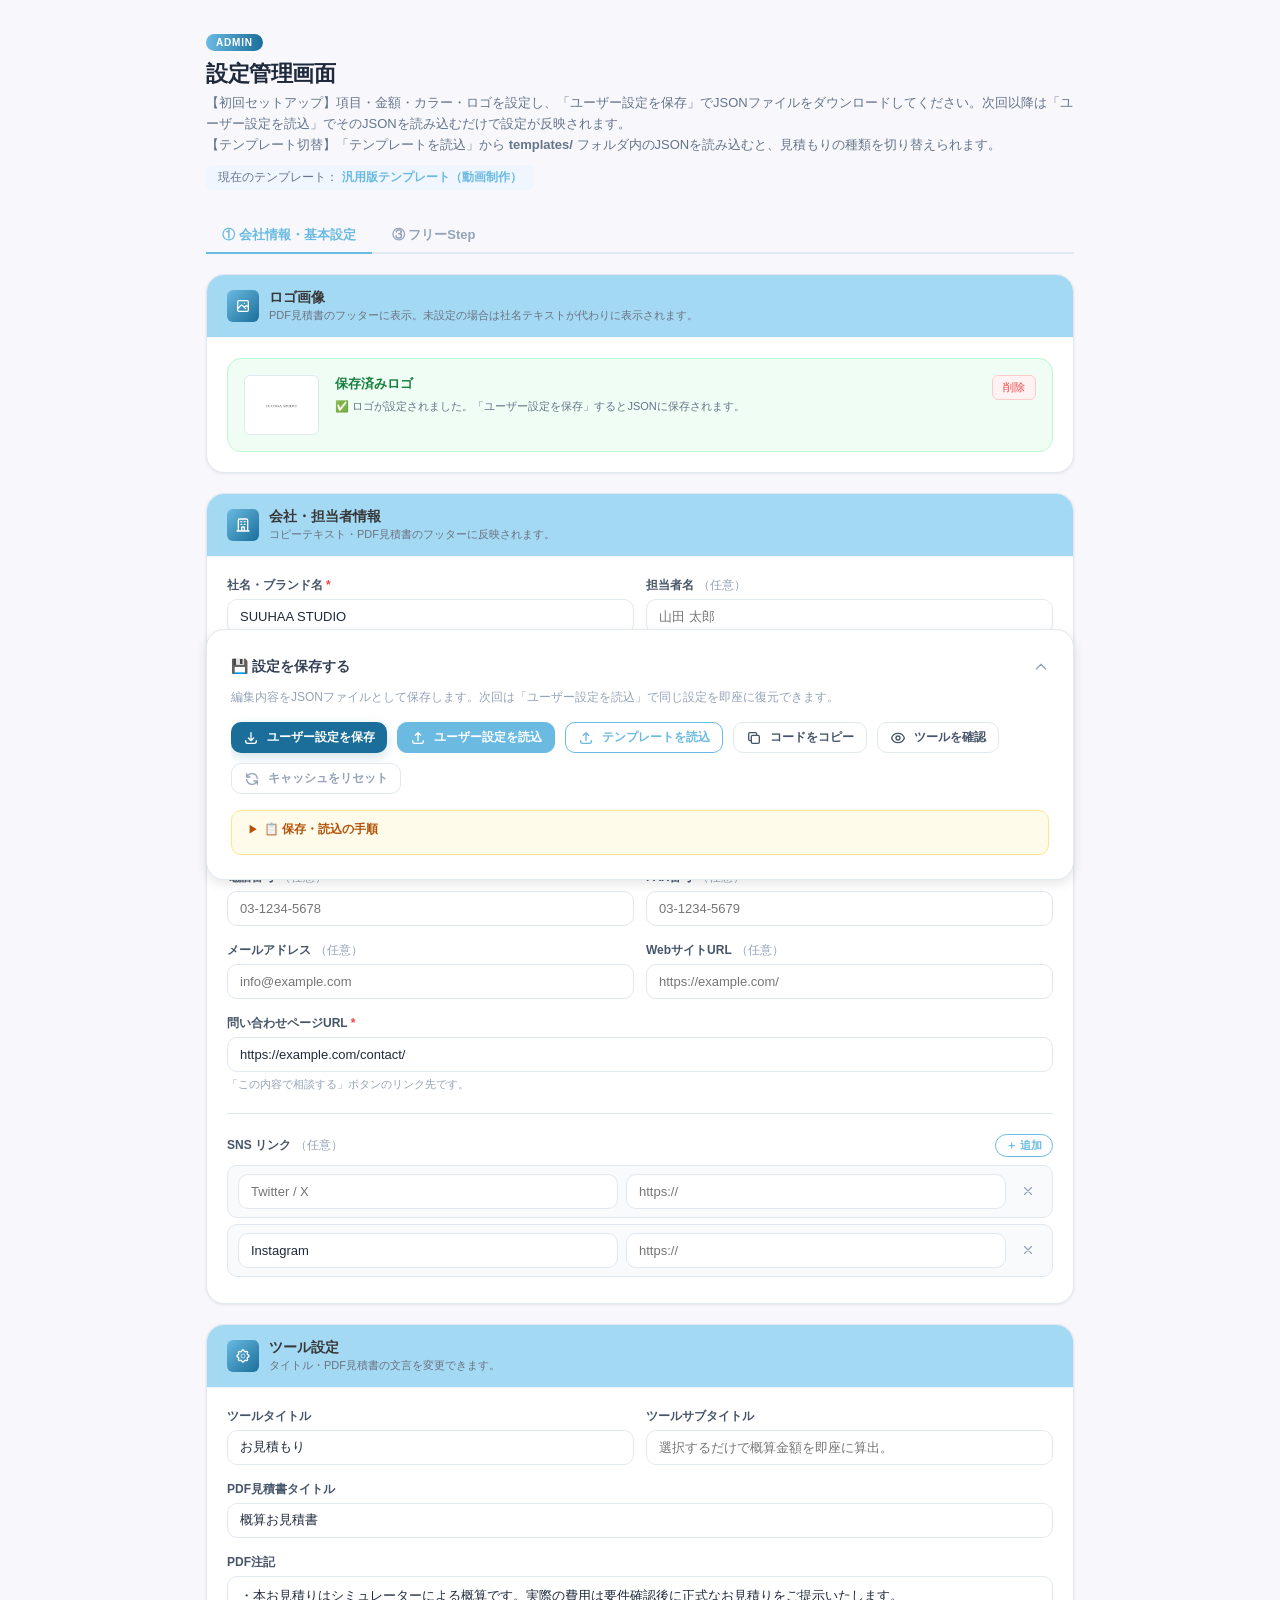
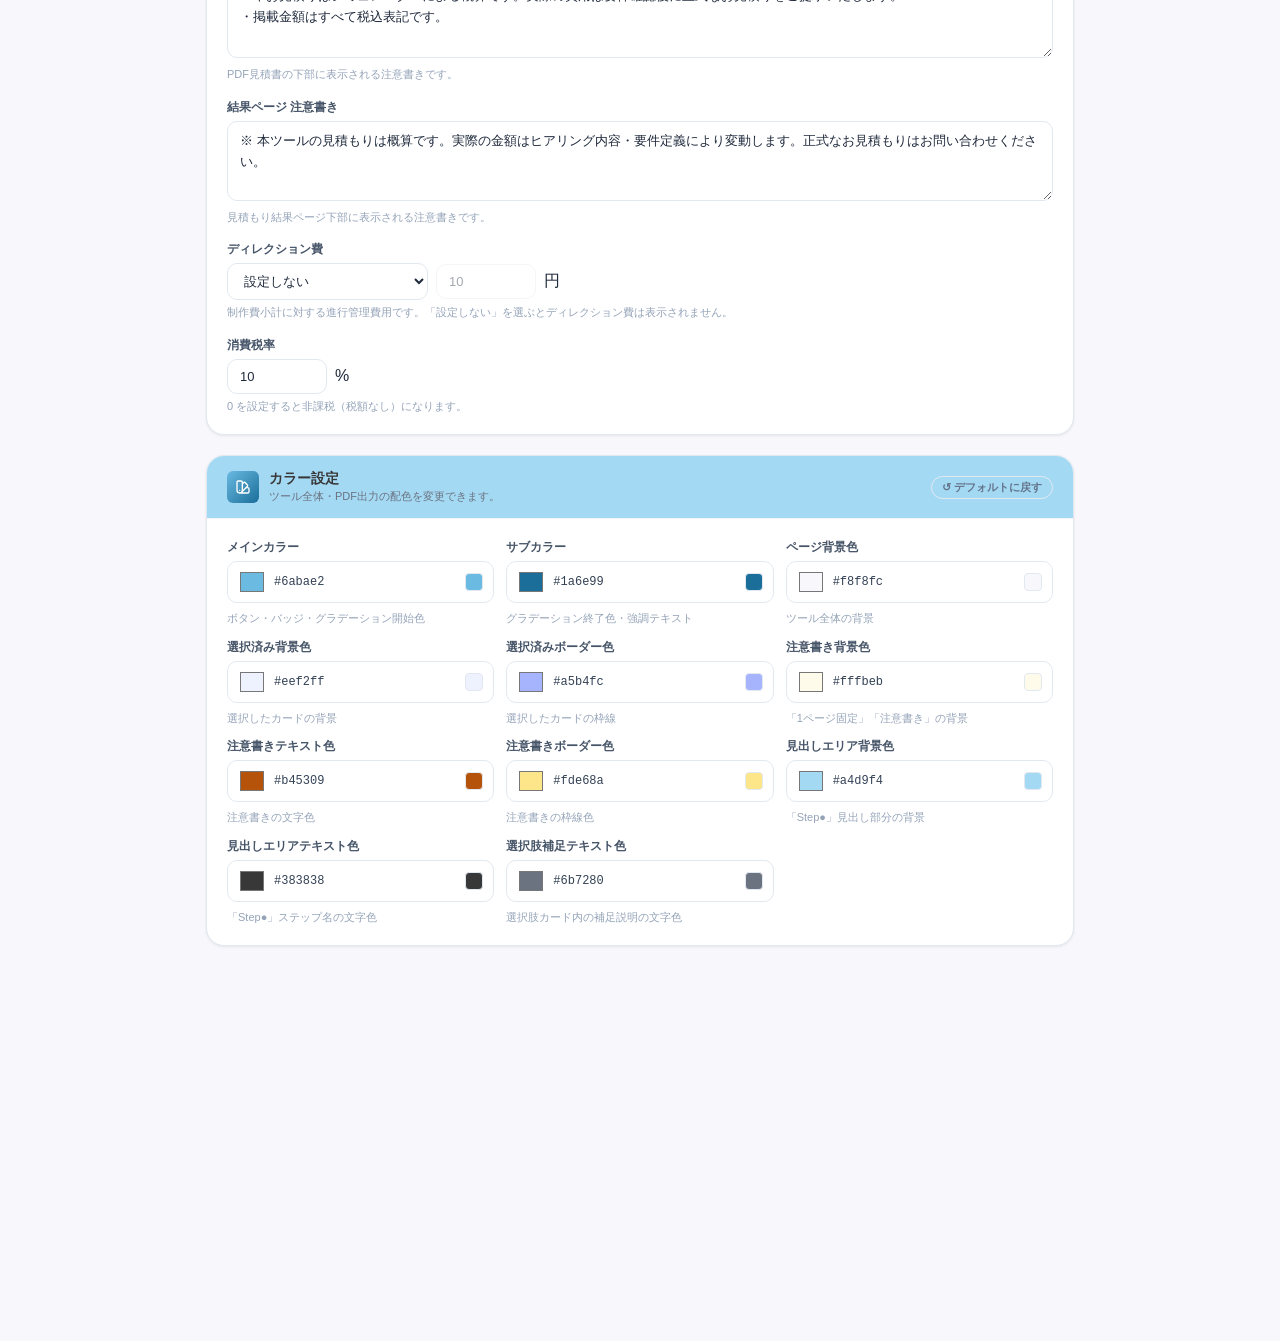
<file: admin.html>
<!DOCTYPE html>
<html lang="ja">
<head>
    <meta charset="UTF-8">
    <meta name="viewport" content="width=device-width, initial-scale=1.0">
    <title>管理画面 - 見積もりシミュレーター</title>
    <link rel="stylesheet" href="./admin.css">
</head>
<body>

<div class="wrap">

    <!-- ヘッダー -->
    <header class="adm-header">
        <div class="adm-header__badge">ADMIN</div>
        <h1 class="adm-header__title">設定管理画面</h1>
        <p class="adm-header__sub">
            【初回セットアップ】項目・金額・カラー・ロゴを設定し、「ユーザー設定を保存」でJSONファイルをダウンロードしてください。次回以降は「ユーザー設定を読込」でそのJSONを読み込むだけで設定が反映されます。<br>
            【テンプレート切替】「テンプレートを読込」から <strong>templates/</strong> フォルダ内のJSONを読み込むと、見積もりの種類を切り替えられます。
        </p>
        <div class="adm-header__tpl" id="tplBadge" style="display:none">
            <span class="adm-header__tpl-label">現在のテンプレート：</span>
            <span class="adm-header__tpl-name" id="tplBadgeName"></span>
        </div>
    </header>


    <!-- タブ -->
    <div class="tabs">
        <button class="tab-btn on" data-tab="tab-basic">① 会社情報・基本設定</button>
        <button class="tab-btn" data-tab="tab-items" id="tabItemsBtn">② 項目・金額</button>
        <button class="tab-btn" data-tab="tab-free">③ フリーStep</button>
    </div>

    <!-- ════════════════════════════════
         タブ① 会社情報・基本設定
    ════════════════════════════════ -->
    <div class="tab-panel on" id="tab-basic">

        <!-- ロゴ -->
        <div class="card">
            <div class="card__head">
                <div class="card__head-left">
                    <div class="card__icon">
                        <svg fill="none" stroke="currentColor" viewBox="0 0 24 24"><path stroke-linecap="round" stroke-linejoin="round" stroke-width="2" d="M4 16l4.586-4.586a2 2 0 012.828 0L16 16m-2-2l1.586-1.586a2 2 0 012.828 0L20 14m-6-6h.01M6 20h12a2 2 0 002-2V6a2 2 0 00-2-2H6a2 2 0 00-2 2v12a2 2 0 002 2z"/></svg>
                    </div>
                    <div>
                        <div class="card__title">ロゴ画像</div>
                        <div class="card__desc">PDF見積書のフッターに表示。未設定の場合は社名テキストが代わりに表示されます。</div>
                    </div>
                </div>
            </div>
            <div class="card__body">
                <div id="logoZone" class="logo-zone" onclick="document.getElementById('logoFile').click()">
                    <input type="file" id="logoFile" accept="image/png,image/jpeg,image/svg+xml,image/gif,image/webp">
                    <svg fill="none" stroke="currentColor" viewBox="0 0 24 24"><path stroke-linecap="round" stroke-linejoin="round" stroke-width="1.5" d="M7 16a4 4 0 01-.88-7.903A5 5 0 1115.9 6L16 6a5 5 0 011 9.9M15 13l-3-3m0 0l-3 3m3-3v12"/></svg>
                    <div class="logo-zone__text">クリックまたはドラッグ＆ドロップで画像を選択</div>
                    <div class="logo-zone__sub">PNG / JPEG / SVG / WebP・推奨サイズ：横300px以上</div>
                </div>
                <div id="logoPrev" class="logo-prev hidden">
                    <img id="logoPrevImg" src="" alt="ロゴプレビュー">
                    <div class="logo-prev__info">
                        <div class="logo-prev__name" id="logoName">—</div>
                        <div class="logo-prev__size" id="logoSize">—</div>
                        <div class="logo-prev__msg">✅ ロゴが設定されました。「ユーザー設定を保存」するとJSONに保存されます。</div>
                    </div>
                    <button class="btn-rm-logo" id="btnRmLogo">削除</button>
                </div>
            </div>
        </div>

        <!-- 会社情報 -->
        <div class="card">
            <div class="card__head">
                <div class="card__head-left">
                    <div class="card__icon">
                        <svg fill="none" stroke="currentColor" viewBox="0 0 24 24"><path stroke-linecap="round" stroke-linejoin="round" stroke-width="2" d="M19 21V5a2 2 0 00-2-2H7a2 2 0 00-2 2v16m14 0h2m-2 0h-5m-9 0H3m2 0h5M9 7h1m-1 4h1m4-4h1m-1 4h1m-5 10v-5a1 1 0 011-1h2a1 1 0 011 1v5m-4 0h4"/></svg>
                    </div>
                    <div>
                        <div class="card__title">会社・担当者情報</div>
                        <div class="card__desc">コピーテキスト・PDF見積書のフッターに反映されます。</div>
                    </div>
                </div>
            </div>
            <div class="card__body">
                <div class="grid2">
                    <div class="fg"><label class="fl">社名・ブランド名<span class="req">*</span></label><input type="text" class="fi" id="f-companyName" placeholder="株式会社〇〇"></div>
                    <div class="fg"><label class="fl">担当者名<span class="opt">（任意）</span></label><input type="text" class="fi" id="f-personName" placeholder="山田 太郎"></div>
                </div>
                <div class="fg"><label class="fl">担当部署<span class="opt">（任意）</span></label><input type="text" class="fi" id="f-department" placeholder="営業部"></div>
                <div class="fg"><label class="fl">郵便番号<span class="opt">（任意）</span></label><input type="text" class="fi" id="f-postalCode" placeholder="〒123-4567"></div>
                <div class="fg"><label class="fl">住所<span class="opt">（任意）</span></label><input type="text" class="fi" id="f-address" placeholder="東京都渋谷区〇〇町1-2-3"></div>
                <div class="grid2">
                    <div class="fg"><label class="fl">電話番号<span class="opt">（任意）</span></label><input type="tel" class="fi" id="f-tel" placeholder="03-1234-5678"></div>
                    <div class="fg"><label class="fl">FAX番号<span class="opt">（任意）</span></label><input type="tel" class="fi" id="f-fax" placeholder="03-1234-5679"></div>
                </div>
                <div class="grid2">
                    <div class="fg"><label class="fl">メールアドレス<span class="opt">（任意）</span></label><input type="email" class="fi" id="f-email" placeholder="info@example.com"></div>
                    <div class="fg"><label class="fl">WebサイトURL<span class="opt">（任意）</span></label><input type="url" class="fi" id="f-url" placeholder="https://example.com/"></div>
                </div>
                <div class="fg">
                    <label class="fl">問い合わせページURL<span class="req">*</span></label>
                    <input type="url" class="fi" id="f-contactUrl" placeholder="https://example.com/contact/">
                    <p class="fh">「この内容で相談する」ボタンのリンク先です。</p>
                </div>
                <hr class="divider">
                <div class="fg-label-row">
                    <label class="fl">SNS リンク<span class="opt">（任意）</span></label>
                    <button class="btn-add" id="btnAddSns">＋ 追加</button>
                </div>
                <div id="snsEditor"></div>
            </div>
        </div>

        <!-- ツール設定 -->
        <div class="card">
            <div class="card__head">
                <div class="card__head-left">
                    <div class="card__icon">
                        <svg fill="none" stroke="currentColor" viewBox="0 0 24 24"><path stroke-linecap="round" stroke-linejoin="round" stroke-width="2" d="M10.325 4.317c.426-1.756 2.924-1.756 3.35 0a1.724 1.724 0 002.573 1.066c1.543-.94 3.31.826 2.37 2.37a1.724 1.724 0 001.065 2.572c1.756.426 1.756 2.924 0 3.35a1.724 1.724 0 00-1.066 2.573c.94 1.543-.826 3.31-2.37 2.37a1.724 1.724 0 00-2.572 1.065c-.426 1.756-2.924 1.756-3.35 0a1.724 1.724 0 00-2.573-1.066c-1.543.94-3.31-.826-2.37-2.37a1.724 1.724 0 00-1.065-2.572c-1.756-.426-1.756-2.924 0-3.35a1.724 1.724 0 001.066-2.573c-.94-1.543.826-3.31 2.37-2.37.996.608 2.296.07 2.572-1.065z"/><circle cx="12" cy="12" r="3"/></svg>
                    </div>
                    <div>
                        <div class="card__title">ツール設定</div>
                        <div class="card__desc">タイトル・PDF見積書の文言を変更できます。</div>
                    </div>
                </div>
            </div>
            <div class="card__body">
                <div class="grid2">
                    <div class="fg"><label class="fl">ツールタイトル</label><input type="text" class="fi" id="f-toolTitle" placeholder="見積もりシミュレーター"></div>
                    <div class="fg"><label class="fl">ツールサブタイトル</label><input type="text" class="fi" id="f-toolSubtitle" placeholder="選択するだけで概算金額を即座に算出。"></div>
                </div>
                <div class="fg"><label class="fl">PDF見積書タイトル</label><input type="text" class="fi" id="f-pdfTitle" placeholder="概算お見積書"></div>
                <div class="fg">
                    <label class="fl">PDF注記</label>
                    <textarea class="ft" id="f-pdfNote" rows="3" placeholder="・本お見積りはシミュレーターによる概算です…"></textarea>
                    <p class="fh">PDF見積書の下部に表示される注意書きです。</p>
                </div>
                <div class="fg">
                    <label class="fl">結果ページ 注意書き</label>
                    <textarea class="ft" id="f-disclaimer" rows="2" placeholder="※ 本ツールの見積もりは概算です。実際の金額はヒアリング内容・要件定義により変動します。正式なお見積もりはお問い合わせください。"></textarea>
                    <p class="fh">見積もり結果ページ下部に表示される注意書きです。</p>
                </div>
                <div class="fg">
                    <label class="fl">ディレクション費</label>
                    <div style="display:flex; gap:8px; align-items:center; flex-wrap:wrap;">
                        <select class="fi" id="f-directionFeeType" style="width:auto; flex-shrink:0;">
                            <option value="percent">%設定（制作費に対して）</option>
                            <option value="fixed">固定金額（円）</option>
                            <option value="none">設定しない</option>
                        </select>
                        <input type="number" class="fi" id="f-directionFeeValue" min="0" step="1" style="width:100px; flex-shrink:0;">
                        <span id="direction-fee-unit" style="white-space:nowrap;">%</span>
                    </div>
                    <p class="fh">制作費小計に対する進行管理費用です。「設定しない」を選ぶとディレクション費は表示されません。</p>
                </div>
                <div class="fg">
                    <label class="fl">消費税率</label>
                    <div style="display:flex; gap:8px; align-items:center;">
                        <input type="number" class="fi" id="f-taxRate" min="0" max="100" step="0.1" style="width:100px;">
                        <span style="white-space:nowrap;">%</span>
                    </div>
                    <p class="fh">0 を設定すると非課税（税額なし）になります。</p>
                </div>
            </div>
        </div>

        <!-- カラー設定 -->
        <div class="card">
            <div class="card__head">
                <div class="card__head-left">
                    <div class="card__icon">
                        <svg fill="none" stroke="currentColor" viewBox="0 0 24 24"><path stroke-linecap="round" stroke-linejoin="round" stroke-width="2" d="M7 21a4 4 0 01-4-4V5a2 2 0 012-2h4a2 2 0 012 2v12a4 4 0 01-4 4zm0 0h12a2 2 0 002-2v-4a2 2 0 00-2-2h-2.343M11 7.343l1.657-1.657a2 2 0 012.828 0l2.829 2.829a2 2 0 010 2.828l-8.486 8.485M7 17h.01"/></svg>
                    </div>
                    <div>
                        <div class="card__title">カラー設定</div>
                        <div class="card__desc">ツール全体・PDF出力の配色を変更できます。</div>
                    </div>
                </div>
                <button class="btn-color-reset" id="btnColorReset" title="デフォルトカラーに戻す">↺ デフォルトに戻す</button>
            </div>
            <div class="card__body">
                <div class="color-grid" id="colorGrid"></div>
            </div>
        </div>

    </div><!-- /tab-basic -->

    <!-- ════════════════════════════════
         タブ③ フリーStep
    ════════════════════════════════ -->
    <div class="tab-panel" id="tab-free">

        <div class="card">
            <div class="card__head">
                <div class="card__head-left">
                    <div class="card__icon">
                        <svg fill="none" stroke="currentColor" viewBox="0 0 24 24"><path stroke-linecap="round" stroke-linejoin="round" stroke-width="2" d="M12 4v16m8-8H4"/></svg>
                    </div>
                    <div>
                        <div class="card__title" id="freeStepTabTitle">フリーStep</div>
                        <div class="card__desc" id="freeStepTabDesc">チェックボックス型で複数選択・価格加算方式です。</div>
                    </div>
                </div>
                <button class="btn-add" id="btnAddFreeStep">＋ Step追加</button>
            </div>
            <div class="card__body" id="freeStepEditor">
                <div class="free-step-empty" id="freeStepEmpty">
                    <svg fill="none" stroke="currentColor" viewBox="0 0 24 24"><path stroke-linecap="round" stroke-linejoin="round" stroke-width="1.5" d="M9 13h6m-3-3v6m5 5H7a2 2 0 01-2-2V5a2 2 0 012-2h5.586a1 1 0 01.707.293l5.414 5.414a1 1 0 01.293.707V19a2 2 0 01-2 2z"/></svg>
                    <p>フリーStepはまだありません。「＋ Step追加」で追加してください。</p>
                </div>
            </div>
        </div>

    </div><!-- /tab-free -->

    <!-- ════════════════════════════════
         タブ② 項目・金額（Web制作版のみ）
    ════════════════════════════════ -->
    <div class="tab-panel" id="tab-items">

        <!-- 価格定数 -->
        <div class="card">
            <div class="card__head">
                <div class="card__head-left">
                    <div class="card__icon">
                        <svg fill="none" stroke="currentColor" viewBox="0 0 24 24"><path stroke-linecap="round" stroke-linejoin="round" stroke-width="2" d="M12 8c-1.657 0-3 .895-3 2s1.343 2 3 2 3 .895 3 2-1.343 2-3 2m0-8c1.11 0 2.08.402 2.599 1M12 8V7m0 1v8m0 0v1m0-1c-1.11 0-2.08-.402-2.599-1M21 12a9 9 0 11-18 0 9 9 0 0118 0z"/></svg>
                    </div>
                    <div>
                        <div class="card__title">LP / 通常サイト 価格定数</div>
                        <div class="card__desc">トップページ・追加セクションの基本価格です。</div>
                    </div>
                </div>
            </div>
            <div class="card__body">
                <div class="price-const-grid">
                    <div class="pc-item"><label>LPトップページ価格</label><div class="pc-wrap"><span class="yen">¥</span><input type="number" id="f-s2TopLp" min="0" step="1000"></div></div>
                    <div class="pc-item"><label>通常トップページ価格</label><div class="pc-wrap"><span class="yen">¥</span><input type="number" id="f-s2TopStd" min="0" step="1000"></div></div>
                    <div class="pc-item"><label>LP追加セクション単価</label><div class="pc-wrap"><span class="yen">¥</span><input type="number" id="f-lpSec" min="0" step="1000"></div></div>
                </div>
            </div>
        </div>

        <!-- STEP1 -->
        <div class="card">
            <div class="card__head">
                <div class="card__head-left">
                    <div class="card__icon">
                        <svg fill="none" stroke="currentColor" viewBox="0 0 24 24"><path stroke-linecap="round" stroke-linejoin="round" stroke-width="2" d="M4 6h16M4 10h16M4 14h16M4 18h16"/></svg>
                    </div>
                    <div>
                        <div class="card__title">STEP1：サイトタイプ</div>
                        <div class="card__desc">項目名とサブテキストを編集できます。</div>
                    </div>
                </div>
                <button class="btn-add" id="btnAddS1">＋ 追加</button>
            </div>
            <div class="card__body" id="s1Editor"></div>
        </div>

        <!-- STEP2 -->
        <div class="card">
            <div class="card__head">
                <div class="card__head-left">
                    <div class="card__icon">
                        <svg fill="none" stroke="currentColor" viewBox="0 0 24 24"><path stroke-linecap="round" stroke-linejoin="round" stroke-width="2" d="M4 6h16M4 10h16M4 14h16M4 18h16"/></svg>
                    </div>
                    <div>
                        <div class="card__title">STEP2：ページ構成</div>
                        <div class="card__desc">カテゴリごとに項目名・金額を編集できます。</div>
                    </div>
                </div>
            </div>
            <div class="card__body" id="s2Editor"></div>
        </div>

        <!-- STEP3 -->
        <div class="card">
            <div class="card__head">
                <div class="card__head-left">
                    <div class="card__icon">
                        <svg fill="none" stroke="currentColor" viewBox="0 0 24 24"><path stroke-linecap="round" stroke-linejoin="round" stroke-width="2" d="M4 6h16M4 10h16M4 14h16M4 18h16"/></svg>
                    </div>
                    <div>
                        <div class="card__title">STEP3：機能・演出</div>
                        <div class="card__desc">項目名と価格を編集できます。</div>
                    </div>
                </div>
                <button class="btn-add" id="btnAddS3">＋ 追加</button>
            </div>
            <div class="card__body" id="s3Editor"></div>
        </div>

        <!-- STEP4 -->
        <div class="card">
            <div class="card__head">
                <div class="card__head-left">
                    <div class="card__icon">
                        <svg fill="none" stroke="currentColor" viewBox="0 0 24 24"><path stroke-linecap="round" stroke-linejoin="round" stroke-width="2" d="M12 6V4m0 2a2 2 0 100 4m0-4a2 2 0 110 4m-6 8a2 2 0 100-4m0 4a2 2 0 110-4m0 4v2m0-6V4m6 6v10m6-2a2 2 0 100-4m0 4a2 2 0 110-4m0 4v2m0-6V4"/></svg>
                    </div>
                    <div>
                        <div class="card__title">STEP4：システム・設定</div>
                        <div class="card__desc">項目名と価格を編集できます。</div>
                    </div>
                </div>
            </div>
            <div class="card__body" id="s4Editor"></div>
        </div>

    </div><!-- /tab-items -->

    <!-- 保存エリア -->
    <div class="save-area">
        <div class="save-area__title" id="saveAreaTitle" role="button" tabindex="0">💾 設定を保存する<svg class="save-area__arrow" fill="none" stroke="currentColor" viewBox="0 0 24 24"><path stroke-linecap="round" stroke-linejoin="round" stroke-width="2" d="M19 9l-7 7-7-7"/></svg></div>
        <div class="save-body">
        <div class="save-area__desc">編集内容をJSONファイルとして保存します。次回は「ユーザー設定を読込」で同じ設定を即座に復元できます。</div>
        <div class="save-btns">
            <button class="btn-dl" id="btnDl">
                <svg fill="none" stroke="currentColor" viewBox="0 0 24 24"><path stroke-linecap="round" stroke-linejoin="round" stroke-width="2" d="M4 16v1a3 3 0 003 3h10a3 3 0 003-3v-1m-4-4l-4 4m0 0l-4-4m4 4V4"/></svg>
                ユーザー設定を保存
            </button>
            <button class="btn-settings-load" id="btnSettingsLoad">
                <svg fill="none" stroke="currentColor" viewBox="0 0 24 24"><path stroke-linecap="round" stroke-linejoin="round" stroke-width="2" d="M4 16v1a3 3 0 003 3h10a3 3 0 003-3v-1m-4-8l-4-4m0 0L8 8m4-4v12"/></svg>
                ユーザー設定を読込
            </button>
            <input type="file" id="settingsLoadFile" accept=".json" style="display:none">
            <button class="btn-proj-load" id="btnProjLoad">
                <svg fill="none" stroke="currentColor" viewBox="0 0 24 24"><path stroke-linecap="round" stroke-linejoin="round" stroke-width="2" d="M4 16v1a3 3 0 003 3h10a3 3 0 003-3v-1m-4-8l-4-4m0 0L8 8m4-4v12"/></svg>
                テンプレートを読込
            </button>
            <input type="file" id="projLoadFile" accept=".json" style="display:none">
            <button class="btn-cp" id="btnCp">
                <svg fill="none" stroke="currentColor" viewBox="0 0 24 24"><path stroke-linecap="round" stroke-linejoin="round" stroke-width="2" d="M8 16H6a2 2 0 01-2-2V6a2 2 0 012-2h8a2 2 0 012 2v2m-6 12h8a2 2 0 002-2v-8a2 2 0 00-2-2h-8a2 2 0 00-2 2v8a2 2 0 002 2z"/></svg>
                コードをコピー
            </button>
            <button class="btn-pv" id="btnPreview">
                <svg fill="none" stroke="currentColor" viewBox="0 0 24 24"><path stroke-linecap="round" stroke-linejoin="round" stroke-width="2" d="M15 12a3 3 0 11-6 0 3 3 0 016 0z"/><path stroke-linecap="round" stroke-linejoin="round" stroke-width="2" d="M2.458 12C3.732 7.943 7.523 5 12 5c4.478 0 8.268 2.943 9.542 7-1.274 4.057-5.064 7-9.542 7-4.477 0-8.268-2.943-9.542-7z"/></svg>
                ツールを確認
            </button>
            <button class="btn-admin-reset" id="btnAdminReset" title="管理画面の保存データ（ブラウザキャッシュ）を消去してsettings.jsの初期値に戻します">
                <svg fill="none" stroke="currentColor" viewBox="0 0 24 24"><path stroke-linecap="round" stroke-linejoin="round" stroke-width="2" d="M4 4v5h.582m15.356 2A8.001 8.001 0 004.582 9m0 0H9m11 11v-5h-.581m0 0a8.003 8.003 0 01-15.357-2m15.357 2H15"/></svg>
                キャッシュをリセット
            </button>
        </div>
        <div class="save-guide">
            <div class="save-guide__title">📋 保存・読込の手順</div>
            <ol>
                <li>設定を変更後、「ユーザー設定を保存」をクリックしてJSONファイルをダウンロード</li>
                <li>次回は「ユーザー設定を読込」でJSONを読み込めば設定が即座に復元されます</li>
                <li>「テンプレートを読込」から <strong>templates/</strong> フォルダ内のJSONを選択すると種類を切り替えられます</li>
                <li>「ツールを確認」から index.html を開いて動作確認</li>
                <li>settings.jsを更新するには「コードをコピー」後、settings.jsを開いて貼り付けるか「コードをコピー」後に手動で保存</li>
            </ol>
        </div>
        </div><!-- /save-body -->
    </div>

</div><!-- /wrap -->

<div id="toast-container"></div>

<script src="./core.js"></script>
<script src="./settings.js"></script>
<script>
'use strict';

/* ═══════════════════════════════════════════════════════════
   DEFAULT_SETTINGS
═══════════════════════════════════════════════════════════ */
{
    const DEFAULT_SETTINGS = {
        companyName:        '',
        personName:         '',
        email:              '',
        url:                '',
        department:         '',
        postalCode:         '',
        address:            '',
        tel:                '',
        fax:                '',
        contactUrl:         '',
        sns:                [],
        logoBase64:         '',
        pdfTitle:           '概算お見積書',
        pdfNote:            '',
        disclaimer:         '※ 本ツールの見積もりは概算です。実際の金額はヒアリング内容・要件定義により変動します。正式なお見積もりはお問い合わせください。',
        toolTitle:          '見積もりシミュレーター',
        toolSubtitle:       '選択するだけで概算金額を即座に算出。',
        storageKey:         'estimate_v1',
        templateType:       'flex',
        templateName:       '',
        directionFeeType:   'percent',
        directionFeeValue:  10,
        taxRate:            10,
        colorPrimary:       '#6366f1',
        colorSecondary:     '#8b5cf6',
        colorBg:            '#f8f8fc',
        colorAccentBg:      '#eef2ff',
        colorAccentBorder:  '#a5b4fc',
        colorWarningBg:     '#fffbeb',
        colorWarningText:   '#92400e',
        colorWarningBorder: '#fcd34d',
        colorPanelHeadBg:   '#6366f1',
        colorPanelHeadText: '#ffffff',
        colorCardSubText:   '#6b7280',
    };
    Object.keys(DEFAULT_SETTINGS).forEach(key => {
        if (SETTINGS[key] === undefined) SETTINGS[key] = DEFAULT_SETTINGS[key];
    });
}
if (typeof S2_TOP_PRICE_LP   === 'undefined') window.S2_TOP_PRICE_LP   = 70000;
if (typeof S2_TOP_PRICE_STD  === 'undefined') window.S2_TOP_PRICE_STD  = 65000;
if (typeof LP_SECTION_PRICE  === 'undefined') window.LP_SECTION_PRICE  = 15000;
if (typeof STEP1_ITEMS       === 'undefined') window.STEP1_ITEMS       = [];
if (typeof STEP2_CATS        === 'undefined') window.STEP2_CATS        = [];
if (typeof STEP3_ITEMS       === 'undefined') window.STEP3_ITEMS       = [];
if (typeof STEP4_VAR         === 'undefined') window.STEP4_VAR         = [];
if (typeof STEP4_FIX         === 'undefined') window.STEP4_FIX         = [];
if (typeof FREE_STEPS        === 'undefined') window.FREE_STEPS        = [];

/* ═══════════════════════════════════════════════════════════
   状態
═══════════════════════════════════════════════════════════ */
function normalizeSns(s) {
    if (Array.isArray(s.sns)) return deepCopy(s.sns);
    const arr = [];
    if (s.sns1Label) arr.push({ label: s.sns1Label, url: s.sns1Url || '' });
    if (s.sns2Label) arr.push({ label: s.sns2Label, url: s.sns2Url || '' });
    return arr.length > 0 ? arr : [{ label: 'Twitter', url: '' }, { label: 'Instagram', url: '' }];
}

const COLOR_DEFAULTS = {
    colorPrimary:       '#3EB2D2',
    colorSecondary:     '#255797',
    colorBg:            '#dddddd',
    colorAccentBg:      '#eef7fc',
    colorAccentBorder:  '#bae6fd',
    colorWarningBg:     '#fffbeb',
    colorWarningText:   '#b45309',
    colorWarningBorder: '#fde68a',
    colorPanelHeadBg:   '#f8fafc',
    colorPanelHeadText: '#475569',
    colorCardSubText:   '#94a3b8',
};

let cfg = {
    settings:   Object.assign({}, SETTINGS),
    s2TopLp:    S2_TOP_PRICE_LP,
    s2TopStd:   S2_TOP_PRICE_STD,
    lpSecPrice: LP_SECTION_PRICE,
    step1:      deepCopy(STEP1_ITEMS),
    step2:      deepCopy(STEP2_CATS),
    step3:      deepCopy(STEP3_ITEMS),
    step4var:   deepCopy(STEP4_VAR),
    step4fix:   deepCopy(STEP4_FIX),
    freeSteps:  deepCopy(FREE_STEPS || []),
    sns:        normalizeSns(SETTINGS),
    logoBase64: SETTINGS.logoBase64 || '',
};

/* ═══════════════════════════════════════════════════════════
   タブ
═══════════════════════════════════════════════════════════ */
document.querySelectorAll('.tab-btn').forEach(btn => {
    btn.addEventListener('click', () => {
        document.querySelectorAll('.tab-btn').forEach(b => b.classList.remove('on'));
        document.querySelectorAll('.tab-panel').forEach(p => p.classList.remove('on'));
        btn.classList.add('on');
        document.getElementById(btn.dataset.tab).classList.add('on');
    });
});

/* ═══════════════════════════════════════════════════════════
   テンプレートタイプ UI 切替
   （flex モードは ② 項目・金額 タブを非表示）
═══════════════════════════════════════════════════════════ */
function updateTemplateTypeUI() {
    const isWeb = cfg.settings.templateType === 'web';
    const tabItemsBtn = document.getElementById('tabItemsBtn');
    if (tabItemsBtn) {
        tabItemsBtn.style.display = isWeb ? '' : 'none';
        // flex モードで ② タブがアクティブなら ① に戻す
        if (!isWeb && tabItemsBtn.classList.contains('on')) {
            tabItemsBtn.classList.remove('on');
            document.getElementById('tab-items').classList.remove('on');
            document.querySelector('[data-tab="tab-basic"]').classList.add('on');
            document.getElementById('tab-basic').classList.add('on');
        }
    }

    // フリーStep タブの説明テキスト更新
    const freeTitle = document.getElementById('freeStepTabTitle');
    const freeDesc  = document.getElementById('freeStepTabDesc');
    if (freeTitle) freeTitle.textContent = isWeb
        ? 'フリーStep（Step 5以降）'
        : 'フリーStep（Step 1以降）';
    if (freeDesc) freeDesc.textContent = isWeb
        ? 'Step1〜4の固定ステップに続けて、自由なオプションステップを追加できます。チェックボックス型で複数選択・価格加算方式です。'
        : '自由なオプションステップを追加できます。チェックボックス型で複数選択・価格加算方式です。';

    // フリーStepエディターの番号も再描画
    buildFreeStepEditor();
}

/* ═══════════════════════════════════════════════════════════
   テンプレート適用
═══════════════════════════════════════════════════════════ */
function updateTemplateBadge() {
    const badge = document.getElementById('tplBadge');
    const name  = document.getElementById('tplBadgeName');
    const n = cfg.settings.templateName || '';
    if (!badge || !name) return;
    if (n) {
        name.textContent = n;
        badge.style.display = '';
    } else {
        badge.style.display = 'none';
    }
}

function applyTemplate(tmpl) {
    cfg.settings.templateType = tmpl.type || 'flex';
    cfg.settings.templateName = tmpl.name || '';
    cfg.freeSteps = deepCopy(tmpl.freeSteps || []);

    if (tmpl.type === 'web') {
        if (tmpl.s2TopLp    !== undefined) cfg.s2TopLp    = tmpl.s2TopLp;
        if (tmpl.s2TopStd   !== undefined) cfg.s2TopStd   = tmpl.s2TopStd;
        if (tmpl.lpSecPrice !== undefined) cfg.lpSecPrice = tmpl.lpSecPrice;
        if (Array.isArray(tmpl.step1))    cfg.step1    = deepCopy(tmpl.step1);
        if (Array.isArray(tmpl.step2))    cfg.step2    = deepCopy(tmpl.step2);
        if (Array.isArray(tmpl.step3))    cfg.step3    = deepCopy(tmpl.step3);
        if (Array.isArray(tmpl.step4var)) cfg.step4var = deepCopy(tmpl.step4var);
        if (Array.isArray(tmpl.step4fix)) cfg.step4fix = deepCopy(tmpl.step4fix);
    }
    updateTemplateBadge();
}

/* ═══════════════════════════════════════════════════════════
   カラー設定パネル
═══════════════════════════════════════════════════════════ */
const COLOR_DEFS = [
    { key: 'colorPrimary',       label: 'メインカラー',             hint: 'ボタン・バッジ・グラデーション開始色' },
    { key: 'colorSecondary',     label: 'サブカラー',               hint: 'グラデーション終了色・強調テキスト' },
    { key: 'colorBg',            label: 'ページ背景色',             hint: 'ツール全体の背景' },
    { key: 'colorAccentBg',      label: '選択済み背景色',           hint: '選択したカードの背景' },
    { key: 'colorAccentBorder',  label: '選択済みボーダー色',       hint: '選択したカードの枠線' },
    { key: 'colorWarningBg',     label: '注意書き背景色',           hint: '「1ページ固定」「注意書き」の背景' },
    { key: 'colorWarningText',   label: '注意書きテキスト色',       hint: '注意書きの文字色' },
    { key: 'colorWarningBorder', label: '注意書きボーダー色',       hint: '注意書きの枠線色' },
    { key: 'colorPanelHeadBg',   label: '見出しエリア背景色',       hint: '「Step●」見出し部分の背景' },
    { key: 'colorPanelHeadText', label: '見出しエリアテキスト色',   hint: '「Step●」ステップ名の文字色' },
    { key: 'colorCardSubText',   label: '選択肢補足テキスト色',     hint: '選択肢カード内の補足説明の文字色' },
];

const ADMIN_COLOR_MAP = {
    colorPrimary:       '--primary',
    colorSecondary:     '--secondary',
    colorBg:            '--bg',
    colorAccentBg:      '--accent-bg',
    colorAccentBorder:  '--accent-border',
    colorWarningBg:     '--amber50',
    colorWarningText:   '--amber700',
    colorWarningBorder: '--amber200',
    colorPanelHeadBg:   '--panel-head-bg',
    colorPanelHeadText: '--panel-head-text',
    colorCardSubText:   '--card-sub-text',
};

function hexToRgbStr(hex) {
    const h = hex.replace('#', '');
    if (h.length !== 6) return null;
    const r = parseInt(h.slice(0,2), 16);
    const g = parseInt(h.slice(2,4), 16);
    const b = parseInt(h.slice(4,6), 16);
    if (isNaN(r) || isNaN(g) || isNaN(b)) return null;
    return `${r}, ${g}, ${b}`;
}

function applyAdminColor(key, val) {
    const cssVar = ADMIN_COLOR_MAP[key];
    if (!cssVar) return;
    document.documentElement.style.setProperty(cssVar, val);
    if (key === 'colorPrimary') {
        const rgb = hexToRgbStr(val);
        if (rgb) document.documentElement.style.setProperty('--primary-rgb', rgb);
    }
    if (key === 'colorSecondary') {
        const rgb = hexToRgbStr(val);
        if (rgb) document.documentElement.style.setProperty('--secondary-rgb', rgb);
    }
}

function buildColorGrid() {
    const grid = document.getElementById('colorGrid');
    grid.innerHTML = '';
    COLOR_DEFS.forEach(def => {
        const val = cfg.settings[def.key] || '#000000';
        const item = document.createElement('div');
        item.className = 'color-item';

        const lbl = document.createElement('label');
        lbl.textContent = def.label;

        const row = document.createElement('div');
        row.className = 'color-row';

        const picker = document.createElement('input');
        picker.type = 'color';
        picker.value = val;

        const textIn = document.createElement('input');
        textIn.type = 'text';
        textIn.value = val;
        textIn.maxLength = 7;
        textIn.placeholder = '#000000';

        const preview = document.createElement('div');
        preview.className = 'color-preview';
        preview.style.background = val;

        const sync = (v) => {
            cfg.settings[def.key] = v;
            picker.value  = v;
            textIn.value  = v;
            preview.style.background = v;
            applyAdminColor(def.key, v);
        };

        picker.addEventListener('input',  () => { sync(picker.value); saveAdminState(); });
        textIn.addEventListener('input',  () => {
            const v = textIn.value.trim();
            if (/^#[0-9a-fA-F]{6}$/.test(v)) { sync(v); saveAdminState(); }
            else {
                preview.style.background = v;
                cfg.settings[def.key] = v;
                applyAdminColor(def.key, v);
                saveAdminState();
            }
        });

        const hint = document.createElement('div');
        hint.className = 'fh';
        hint.textContent = def.hint;

        row.append(picker, textIn, preview);
        item.append(lbl, row, hint);
        grid.appendChild(item);
    });
}

document.getElementById('btnColorReset').addEventListener('click', () => {
    Object.assign(cfg.settings, COLOR_DEFAULTS);
    buildColorGrid();
    Object.entries(ADMIN_COLOR_MAP).forEach(([key]) => {
        applyAdminColor(key, COLOR_DEFAULTS[key]);
    });
    saveAdminState();
    toast('カラーをデフォルトに戻しました。', 'info');
});

/* ═══════════════════════════════════════════════════════════
   管理画面 localStorage 永続化
═══════════════════════════════════════════════════════════ */
const ADMIN_STORAGE_KEY = (SETTINGS.storageKey || 'estimate_v1') + '_adminCfg';

function saveAdminState() {
    try {
        const data = {
            settings:   Object.assign({}, cfg.settings),
            s2TopLp:    cfg.s2TopLp,
            s2TopStd:   cfg.s2TopStd,
            lpSecPrice: cfg.lpSecPrice,
            step1:      cfg.step1,
            step2:      cfg.step2,
            step3:      cfg.step3,
            step4var:   cfg.step4var,
            step4fix:   cfg.step4fix,
            freeSteps:  cfg.freeSteps,
            sns:        cfg.sns,
            logoBase64: cfg.logoBase64,
        };
        localStorage.setItem(ADMIN_STORAGE_KEY, JSON.stringify(data));
    } catch(_) {}
}

function loadAdminState() {
    try {
        const raw = localStorage.getItem(ADMIN_STORAGE_KEY);
        if (!raw) return;
        const saved = JSON.parse(raw);
        if (saved.settings)                 Object.assign(cfg.settings, saved.settings);
        if (saved.s2TopLp    !== undefined) cfg.s2TopLp    = saved.s2TopLp;
        if (saved.s2TopStd   !== undefined) cfg.s2TopStd   = saved.s2TopStd;
        if (saved.lpSecPrice !== undefined) cfg.lpSecPrice = saved.lpSecPrice;
        if (Array.isArray(saved.step1))     cfg.step1      = saved.step1;
        if (Array.isArray(saved.step2))     cfg.step2      = saved.step2;
        if (Array.isArray(saved.step3))     cfg.step3      = saved.step3;
        if (Array.isArray(saved.step4var))  cfg.step4var   = saved.step4var;
        if (Array.isArray(saved.step4fix))  cfg.step4fix   = saved.step4fix;
        if (Array.isArray(saved.freeSteps)) cfg.freeSteps  = saved.freeSteps;
        if (Array.isArray(saved.sns))       cfg.sns        = saved.sns;
        if (saved.logoBase64) {
            cfg.logoBase64          = saved.logoBase64;
            cfg.settings.logoBase64 = saved.logoBase64;
        }
    } catch(_) {}
}

function updateDirectionFeeUI() {
    const type = document.getElementById('f-directionFeeType').value;
    const valueInput = document.getElementById('f-directionFeeValue');
    const unitLabel  = document.getElementById('direction-fee-unit');
    valueInput.disabled = (type === 'none');
    valueInput.style.opacity = (type === 'none') ? '0.4' : '1';
    if (unitLabel) unitLabel.textContent = (type === 'percent') ? '%' : '円';
}

/* ═══════════════════════════════════════════════════════════
   フォーム初期値ロード
═══════════════════════════════════════════════════════════ */
function loadForms() {
    const s = cfg.settings;
    const set = (id, v) => { const el = document.getElementById(id); if (el) el.value = v || ''; };
    set('f-companyName',  s.companyName);
    set('f-personName',   s.personName);
    set('f-email',        s.email);
    set('f-url',          s.url);
    set('f-department',   s.department);
    set('f-postalCode',   s.postalCode);
    set('f-address',      s.address);
    set('f-tel',          s.tel);
    set('f-fax',          s.fax);
    set('f-contactUrl',   s.contactUrl);
    set('f-toolTitle',    s.toolTitle);
    set('f-toolSubtitle', s.toolSubtitle);
    set('f-pdfTitle',     s.pdfTitle);
    set('f-pdfNote',      s.pdfNote);
    set('f-disclaimer',   s.disclaimer);
    document.getElementById('f-directionFeeType').value  = s.directionFeeType  || 'percent';
    document.getElementById('f-directionFeeValue').value = (s.directionFeeValue ?? 10);
    document.getElementById('f-taxRate').value           = (s.taxRate ?? 10);
    updateDirectionFeeUI();
    const s2TopLpEl = document.getElementById('f-s2TopLp');
    if (s2TopLpEl)  s2TopLpEl.value  = cfg.s2TopLp;
    const s2TopStdEl = document.getElementById('f-s2TopStd');
    if (s2TopStdEl) s2TopStdEl.value = cfg.s2TopStd;
    const lpSecEl = document.getElementById('f-lpSec');
    if (lpSecEl)    lpSecEl.value    = cfg.lpSecPrice;
    if (cfg.logoBase64) showLogoPrev(cfg.logoBase64, '保存済みロゴ', '');
    buildSnsEditor();
}

/* ═══════════════════════════════════════════════════════════
   フォームから収集
═══════════════════════════════════════════════════════════ */
function collectForms() {
    const g = id => { const el = document.getElementById(id); return el ? el.value.trim() : ''; };
    const s = cfg.settings;
    s.companyName  = g('f-companyName');
    s.personName   = g('f-personName');
    s.email        = g('f-email');
    s.url          = g('f-url');
    s.department   = g('f-department');
    s.postalCode   = g('f-postalCode');
    s.address      = g('f-address');
    s.tel          = g('f-tel');
    s.fax          = g('f-fax');
    s.contactUrl   = g('f-contactUrl');
    s.toolTitle    = g('f-toolTitle');
    s.toolSubtitle = g('f-toolSubtitle');
    s.pdfTitle     = g('f-pdfTitle');
    const pdfNoteEl = document.getElementById('f-pdfNote');
    s.pdfNote = pdfNoteEl ? pdfNoteEl.value : '';
    const disclaimerEl = document.getElementById('f-disclaimer');
    s.disclaimer        = disclaimerEl ? disclaimerEl.value : '';
    s.directionFeeType  = document.getElementById('f-directionFeeType').value;
    const _dv = parseFloat(document.getElementById('f-directionFeeValue').value);
    s.directionFeeValue = isNaN(_dv) ? 0 : _dv;
    const _tr = parseFloat(document.getElementById('f-taxRate').value);
    s.taxRate           = isNaN(_tr) ? 10 : _tr;
    s.logoBase64        = cfg.logoBase64;

    const s2TopLpEl = document.getElementById('f-s2TopLp');
    if (s2TopLpEl)  cfg.s2TopLp    = parseInt(s2TopLpEl.value)  || 0;
    const s2TopStdEl = document.getElementById('f-s2TopStd');
    if (s2TopStdEl) cfg.s2TopStd   = parseInt(s2TopStdEl.value) || 0;
    const lpSecEl = document.getElementById('f-lpSec');
    if (lpSecEl)    cfg.lpSecPrice = parseInt(lpSecEl.value)    || 0;

    saveAdminState();
}

/* ═══════════════════════════════════════════════════════════
   ロゴ
═══════════════════════════════════════════════════════════ */
function showLogoPrev(base64, name, sizeStr) {
    document.getElementById('logoZone').classList.add('hidden');
    document.getElementById('logoPrev').classList.remove('hidden');
    document.getElementById('logoPrevImg').src = base64;
    document.getElementById('logoName').textContent = name;
    document.getElementById('logoSize').textContent = sizeStr;
}
function resetLogoPrev() {
    document.getElementById('logoZone').classList.remove('hidden');
    document.getElementById('logoPrev').classList.add('hidden');
    document.getElementById('logoPrevImg').src = '';
    cfg.logoBase64 = '';
}

document.getElementById('logoFile').addEventListener('change', function () {
    const file = this.files[0];
    if (!file) return;
    if (file.size > 2 * 1024 * 1024) { toast('2MB以内の画像を選択してください。', 'error'); return; }
    const reader = new FileReader();
    reader.onload = e => {
        cfg.logoBase64 = e.target.result;
        showLogoPrev(cfg.logoBase64, file.name, (file.size / 1024).toFixed(1) + ' KB');
        saveAdminState();
        toast('✅ ロゴをアップロードしました！保存するとJSONに含まれます。');
    };
    reader.readAsDataURL(file);
});

const logoZone = document.getElementById('logoZone');
logoZone.addEventListener('dragover',  e => { e.preventDefault(); logoZone.classList.add('drag'); });
logoZone.addEventListener('dragleave', ()  => logoZone.classList.remove('drag'));
logoZone.addEventListener('drop', e => {
    e.preventDefault(); logoZone.classList.remove('drag');
    const file = e.dataTransfer.files[0];
    if (!file || !file.type.startsWith('image/')) { toast('画像ファイルをドロップしてください。', 'error'); return; }
    const reader = new FileReader();
    reader.onload = ev => {
        cfg.logoBase64 = ev.target.result;
        showLogoPrev(cfg.logoBase64, file.name, (file.size / 1024).toFixed(1) + ' KB');
        saveAdminState();
        toast('✅ ロゴをアップロードしました！保存するとJSONに含まれます。');
    };
    reader.readAsDataURL(file);
});
document.getElementById('btnRmLogo').addEventListener('click', () => { resetLogoPrev(); saveAdminState(); toast('ロゴを削除しました。', 'info'); });

/* ═══════════════════════════════════════════════════════════
   SNS エディター
═══════════════════════════════════════════════════════════ */
function buildSnsEditor() {
    const c = document.getElementById('snsEditor');
    c.innerHTML = '';
    cfg.sns.forEach((sn, idx) => {
        const row = document.createElement('div');
        row.className = 'sns-row';

        const labelIn = document.createElement('input');
        labelIn.type = 'text'; labelIn.className = 'fi';
        labelIn.placeholder = 'Twitter / X'; labelIn.value = sn.label || '';
        labelIn.addEventListener('input', () => { cfg.sns[idx].label = labelIn.value; saveAdminState(); });

        const urlIn = document.createElement('input');
        urlIn.type = 'url'; urlIn.className = 'fi';
        urlIn.placeholder = 'https://'; urlIn.value = sn.url || '';
        urlIn.addEventListener('input', () => { cfg.sns[idx].url = urlIn.value; saveAdminState(); });

        const del = mkDelBtn(() => { cfg.sns.splice(idx, 1); buildSnsEditor(); }, cfg.sns.length <= 1);
        row.append(labelIn, urlIn, del);
        c.appendChild(row);
    });
}
document.getElementById('btnAddSns').addEventListener('click', () => {
    cfg.sns.push({ label: '', url: '' });
    buildSnsEditor();
});

/* ═══════════════════════════════════════════════════════════
   共通：項目行ビルダー
═══════════════════════════════════════════════════════════ */
function mkInput(val, ph, onInput) {
    const el = document.createElement('input');
    el.type = 'text'; el.className = 'ir-label';
    el.value = val || ''; el.placeholder = ph;
    el.addEventListener('input', () => { onInput(); saveAdminState(); });
    return el;
}
function mkPriceInput(val, onInput, disabled = false) {
    const wrap = document.createElement('div');
    wrap.className = 'ir-price-wrap';
    const yen = document.createElement('span'); yen.className = 'yen'; yen.textContent = '¥';
    const inp = document.createElement('input');
    inp.type = 'number'; inp.className = 'ir-price';
    inp.value = val || 0; inp.min = 0; inp.step = 1000;
    inp.disabled = disabled;
    inp.addEventListener('input', () => { onInput(); saveAdminState(); });
    wrap.append(yen, inp);
    return { wrap, inp };
}
function mkDelBtn(onClick, disabled = false) {
    const btn = document.createElement('button');
    btn.className = 'btn-del'; btn.title = '削除'; btn.disabled = disabled;
    btn.innerHTML = `<svg fill="none" stroke="currentColor" viewBox="0 0 24 24"><path stroke-linecap="round" stroke-linejoin="round" stroke-width="2" d="M6 18L18 6M6 6l12 12"/></svg>`;
    if (!disabled) btn.addEventListener('click', onClick);
    return btn;
}
function makeDraggable(row, idx, arr, rebuild) {
    const handle = document.createElement('div');
    handle.className = 'drag-handle';
    handle.title = 'ドラッグして並び替え';
    handle.innerHTML = `<svg fill="currentColor" viewBox="0 0 20 20"><path d="M7 4a1 1 0 100 2 1 1 0 000-2zM13 4a1 1 0 100 2 1 1 0 000-2zM7 9a1 1 0 100 2 1 1 0 000-2zM13 9a1 1 0 100 2 1 1 0 000-2zM7 14a1 1 0 100 2 1 1 0 000-2zM13 14a1 1 0 100 2 1 1 0 000-2z"/></svg>`;
    handle.addEventListener('mousedown', () => { row.draggable = true; });
    document.addEventListener('mouseup', () => { row.draggable = false; });
    row.prepend(handle);
    row.addEventListener('dragstart', e => {
        e.dataTransfer.effectAllowed = 'move';
        e.dataTransfer.setData('text/plain', String(idx));
        setTimeout(() => row.classList.add('dragging'), 0);
    });
    row.addEventListener('dragend', () => { row.classList.remove('dragging'); row.draggable = false; });
    row.addEventListener('dragover', e => { e.preventDefault(); e.dataTransfer.dropEffect = 'move'; row.classList.add('drag-over'); });
    row.addEventListener('dragleave', () => row.classList.remove('drag-over'));
    row.addEventListener('drop', e => {
        e.preventDefault();
        row.classList.remove('drag-over');
        const fromIdx = parseInt(e.dataTransfer.getData('text/plain'));
        if (fromIdx === idx) return;
        arr.splice(idx, 0, arr.splice(fromIdx, 1)[0]);
        rebuild();
    });
}

/* ═══════════════════════════════════════════════════════════
   STEP1 エディター
═══════════════════════════════════════════════════════════ */
function buildS1() {
    const c = document.getElementById('s1Editor');
    c.innerHTML = '';
    cfg.step1.forEach((it, idx) => {
        const row = document.createElement('div');
        row.className = 's1-row';
        const nameIn = mkInput(it.label, 'サイトタイプ名', () => { cfg.step1[idx].label = nameIn.value; });
        const subIn  = mkInput(it.sub, 'サブテキスト（任意）', () => { cfg.step1[idx].sub = subIn.value; });
        const del = mkDelBtn(() => { cfg.step1.splice(idx, 1); buildS1(); }, cfg.step1.length <= 1);
        row.append(nameIn, subIn, del);
        makeDraggable(row, idx, cfg.step1, buildS1);
        c.appendChild(row);
    });
}
document.getElementById('btnAddS1').addEventListener('click', () => {
    cfg.step1.push({ id: `s1_c${Date.now()}`, label: '', sub: '', isLP: false });
    buildS1();
});

/* ═══════════════════════════════════════════════════════════
   STEP2 エディター
═══════════════════════════════════════════════════════════ */
function buildS2() {
    const c = document.getElementById('s2Editor');
    c.innerHTML = '';
    cfg.step2.forEach((cat, ci) => {
        const sec = document.createElement('div');
        sec.className = 'cat-section';

        const head = document.createElement('div');
        head.className = 'cat-head';
        const nm = document.createElement('span'); nm.className = 'cat-name'; nm.textContent = cat.label;
        const hasRequired = cat.items.some(it => it.required);
        head.append(nm);
        if (!hasRequired) {
            const addBtn = document.createElement('button'); addBtn.className = 'btn-add'; addBtn.textContent = '＋ 追加';
            addBtn.addEventListener('click', () => {
                cat.items.push({ id: `s2_c${Date.now()}`, label: '', price: 0, pages: 1, sub: '' });
                buildS2();
            });
            head.append(addBtn);
        }
        sec.appendChild(head);

        cat.items.forEach((it, ii) => {
            const row = document.createElement('div');
            row.className = 'item-row' + (it.required ? ' req' : '');
            const nameIn = mkInput(it.label, 'ページ名', () => { cat.items[ii].label = nameIn.value; });
            nameIn.disabled = !!it.required;
            const right = document.createElement('div');
            right.style.cssText = 'display:flex;align-items:center;gap:4px;';
            if (it.required) {
                const placeholder = document.createElement('div');
                const priceInfo = document.createElement('span');
                priceInfo.className = 'req-price-info';
                priceInfo.dataset.topPriceInfo = 'true';
                priceInfo.textContent = `LP ¥${cfg.s2TopLp.toLocaleString('ja-JP')} / 通常 ¥${cfg.s2TopStd.toLocaleString('ja-JP')}`;
                const b = document.createElement('span'); b.className = 'req-badge'; b.textContent = '必須';
                right.append(b);
                row.prepend(placeholder);
                row.append(nameIn, priceInfo, right);
            } else {
                const subIn = mkInput(it.sub, 'サブテキスト（任意）', () => { cat.items[ii].sub = subIn.value; });
                const { wrap: pw } = mkPriceInput(it.price, () => { cat.items[ii].price = parseInt(pw.querySelector('input').value) || 0; });
                right.appendChild(mkDelBtn(() => { cat.items.splice(ii, 1); buildS2(); }));
                row.append(nameIn, subIn, pw, right);
                makeDraggable(row, ii, cat.items, buildS2);
            }
            sec.appendChild(row);
        });

        if (ci < cfg.step2.length - 1) {
            const hr = document.createElement('hr'); hr.className = 'divider'; sec.appendChild(hr);
        }
        c.appendChild(sec);
    });
}

/* ═══════════════════════════════════════════════════════════
   STEP3 エディター
═══════════════════════════════════════════════════════════ */
function buildS3() {
    const c = document.getElementById('s3Editor');
    c.innerHTML = '';
    cfg.step3.forEach((it, idx) => {
        const row = document.createElement('div');
        row.className = 'item-row';
        const nameIn = mkInput(it.label, '機能・演出名', () => { cfg.step3[idx].label = nameIn.value; });
        const subIn  = mkInput(it.sub, 'サブテキスト（任意）', () => { cfg.step3[idx].sub = subIn.value; });
        const { wrap: pw } = mkPriceInput(it.price, () => { cfg.step3[idx].price = parseInt(pw.querySelector('input').value) || 0; });
        row.append(nameIn, subIn, pw, mkDelBtn(() => { cfg.step3.splice(idx, 1); buildS3(); }));
        makeDraggable(row, idx, cfg.step3, buildS3);
        c.appendChild(row);
    });
}
document.getElementById('btnAddS3').addEventListener('click', () => {
    cfg.step3.push({ id: `s3_c${Date.now()}`, label: '', price: 0, sub: '' });
    buildS3();
});

/* ═══════════════════════════════════════════════════════════
   STEP4 エディター
═══════════════════════════════════════════════════════════ */
function buildS4() {
    const c = document.getElementById('s4Editor');
    c.innerHTML = '';

    const varHead = document.createElement('div');
    varHead.className = 'cat-head';
    const varNm = document.createElement('div');
    varNm.innerHTML = `
        <div class="cat-name">ページ単価系</div>
        <div class="cat-desc">選択ページ数 × 単価 で自動計算されます（LP時は固定計算）。</div>`;
    const varAdd = document.createElement('button');
    varAdd.className = 'btn-add'; varAdd.textContent = '＋ 追加（ページ単価系）';
    varAdd.addEventListener('click', () => {
        cfg.step4var.push({ id: `s4v_c${Date.now()}`, label: '', unitPrice: 0, sub: '' });
        buildS4();
    });
    varHead.append(varNm, varAdd);
    c.appendChild(varHead);

    cfg.step4var.forEach((it, idx) => {
        const row = document.createElement('div');
        row.className = 'item-row s4-var-row';
        const nameIn = mkInput(it.label, '項目名', () => { cfg.step4var[idx].label = nameIn.value; });
        const subIn  = mkInput(it.sub, 'サブテキスト（任意）', () => { cfg.step4var[idx].sub = subIn.value; });
        const unitWrap = document.createElement('div');
        unitWrap.className = 'ir-price-unit-wrap';
        const { wrap: pw, inp: priceInp } = mkPriceInput(it.unitPrice, () => {
            cfg.step4var[idx].unitPrice = parseInt(priceInp.value) || 0;
        });
        pw.querySelector('input').step = 500;
        const unitLbl = document.createElement('span');
        unitLbl.className = 'ir-unit-label'; unitLbl.textContent = '/ ページ';
        unitWrap.append(pw, unitLbl);
        row.append(nameIn, subIn, unitWrap, mkDelBtn(() => { cfg.step4var.splice(idx, 1); buildS4(); }));
        makeDraggable(row, idx, cfg.step4var, buildS4);
        c.appendChild(row);
    });

    const hr = document.createElement('hr'); hr.className = 'divider'; c.appendChild(hr);

    const fixHead = document.createElement('div');
    fixHead.className = 'cat-head';
    const fixNm = document.createElement('div');
    fixNm.innerHTML = `<div class="cat-name">固定費用</div>`;
    const fixAdd = document.createElement('button');
    fixAdd.className = 'btn-add'; fixAdd.textContent = '＋ 追加（固定費用）';
    fixAdd.addEventListener('click', () => {
        cfg.step4fix.push({ id: `s4f_c${Date.now()}`, label: '', price: 0, sub: '' });
        buildS4();
    });
    fixHead.append(fixNm, fixAdd);
    c.appendChild(fixHead);

    cfg.step4fix.forEach((it, idx) => {
        const row = document.createElement('div');
        row.className = 'item-row';
        const nameIn = mkInput(it.label, '項目名', () => { cfg.step4fix[idx].label = nameIn.value; });
        const subIn  = mkInput(it.sub, 'サブテキスト（任意）', () => { cfg.step4fix[idx].sub = subIn.value; });
        const { wrap: pw, inp: priceInp } = mkPriceInput(it.price, () => {
            cfg.step4fix[idx].price = parseInt(priceInp.value) || 0;
        });
        row.append(nameIn, subIn, pw, mkDelBtn(() => { cfg.step4fix.splice(idx, 1); buildS4(); }));
        makeDraggable(row, idx, cfg.step4fix, buildS4);
        c.appendChild(row);
    });
}

/* ═══════════════════════════════════════════════════════════
   ユーザー設定 JSON ビルド
═══════════════════════════════════════════════════════════ */
function buildUserSettingsJson() {
    collectForms();
    const s = cfg.settings;

    const settingsObj = Object.assign({}, s, {
        sns:        deepCopy(cfg.sns),
        logoBase64: cfg.logoBase64,
    });

    const template = {
        type:      s.templateType || 'flex',
        name:      s.templateName || '',
        freeSteps: deepCopy(cfg.freeSteps),
    };

    if (template.type === 'web') {
        template.s2TopLp    = cfg.s2TopLp;
        template.s2TopStd   = cfg.s2TopStd;
        template.lpSecPrice = cfg.lpSecPrice;
        template.step1      = deepCopy(cfg.step1);
        template.step2      = deepCopy(cfg.step2);
        template.step3      = deepCopy(cfg.step3);
        template.step4var   = deepCopy(cfg.step4var);
        template.step4fix   = deepCopy(cfg.step4fix);
    }

    return {
        version:    '1.0',
        exportedAt: new Date().toISOString(),
        settings:   settingsObj,
        template,
    };
}

/* ═══════════════════════════════════════════════════════════
   settings.js コード生成
═══════════════════════════════════════════════════════════ */
function generateCode() {
    collectForms();
    const s = cfg.settings;
    const q = v => JSON.stringify(v || '');
    const pdfNoteEsc    = (s.pdfNote    || '').replace(/\\/g,'\\\\').replace(/'/g,"\\'").replace(/\n/g,'\\n');
    const disclaimerEsc = (s.disclaimer || '').replace(/\\/g,'\\\\').replace(/'/g,"\\'").replace(/\n/g,'\\n');

    const logoStr = s.logoBase64
        ? `    logoBase64: '${s.logoBase64}',`
        : `    logoBase64: '',`;

    const s1Code = cfg.step1.map(it => {
        const id = it.id.replace(/'/g,"\\'"), lb = (it.label||'').replace(/'/g,"\\'"), sb = (it.sub||'').replace(/'/g,"\\'");
        return sb
            ? `    { id: '${id}', label: '${lb}', sub: '${sb}', isLP: ${!!it.isLP} },`
            : `    { id: '${id}', label: '${lb}', isLP: ${!!it.isLP} },`;
    }).join('\n');

    const s2Code = cfg.step2.map(cat => {
        const cl = (cat.label||'').replace(/'/g,"\\'");
        const items = cat.items.map(it => {
            const id = it.id.replace(/'/g,"\\'"), lb = (it.label||'').replace(/'/g,"\\'");
            const ex = [it.required && 'required: true', it.maxQty && `maxQty: ${it.maxQty}`].filter(Boolean);
            const subPart = it.sub ? `, sub: '${it.sub.replace(/'/g,"\\'")}' ` : '';
            return `        { id: '${id}', label: '${lb}', price: ${it.price||0}, pages: ${it.pages||1}${ex.length ? ', '+ex.join(', ') : ''}${subPart} },`;
        }).join('\n');
        return `    { label: '${cl}', items: [\n${items}\n    ]},`;
    }).join('\n');

    const s3Code = cfg.step3.map(it => {
        const id = it.id.replace(/'/g,"\\'"), lb = (it.label||'').replace(/'/g,"\\'");
        const subPart = it.sub ? `, sub: '${it.sub.replace(/'/g,"\\'")}' ` : '';
        return `    { id: '${id}', label: '${lb}', price: ${it.price||0}${subPart} },`;
    }).join('\n');

    const s4vCode = cfg.step4var.map(it => {
        const id = it.id.replace(/'/g,"\\'"), lb = (it.label||'').replace(/'/g,"\\'");
        const subPart = it.sub ? `, sub: '${it.sub.replace(/'/g,"\\'")}' ` : '';
        return `    { id: '${id}', label: '${lb}', unitPrice: ${it.unitPrice||0}${subPart} },`;
    }).join('\n');

    const s4fCode = cfg.step4fix.map(it => {
        const id = it.id.replace(/'/g,"\\'"), lb = (it.label||'').replace(/'/g,"\\'");
        const subPart = it.sub ? `, sub: '${it.sub.replace(/'/g,"\\'")}' ` : '';
        return `    { id: '${id}', label: '${lb}', price: ${it.price||0}${subPart} },`;
    }).join('\n');

    const snsCode = cfg.sns.map(sn => {
        const lb = (sn.label||'').replace(/'/g,"\\'");
        const ur = (sn.url||'').replace(/'/g,"\\'");
        return `        { label: '${lb}', url: '${ur}' },`;
    }).join('\n');

    const freeStepsCode = cfg.freeSteps.length === 0
        ? '    // フリーStepはまだありません。admin.html から追加できます。'
        : cfg.freeSteps.map(fs => {
            const fsId  = fs.id.replace(/'/g,"\\'");
            const fsTtl = (fs.title||'').replace(/'/g,"\\'");
            const itemsCode = (fs.items||[]).map(it => {
                const iid = it.id.replace(/'/g,"\\'"), ilb = (it.label||'').replace(/'/g,"\\'");
                const isubPart = it.sub ? `, sub: '${it.sub.replace(/'/g,"\\'")}' ` : '';
                return `        { id: '${iid}', label: '${ilb}', price: ${it.price||0}${isubPart} },`;
            }).join('\n');
            return `    {\n        id: '${fsId}',\n        title: '${fsTtl}',\n        items: [\n${itemsCode}\n        ]\n    },`;
        }).join('\n');

    return `/**
 * ============================================================
 *  見積もりシミュレーター - 設定ファイル
 *
 *  【初回セットアップ】
 *  admin.html を開いて設定し、「ユーザー設定を保存」でJSONファイルを
 *  ダウンロードしてください。次回以降は「ユーザー設定を読込」で
 *  そのJSONファイルを読み込むだけで設定が反映されます。
 *
 *  【テンプレートの切り替え】
 *  admin.html の「テンプレートを読込」から templates/ フォルダ内の
 *  JSONファイルを読み込むと、見積もりの種類を切り替えられます。
 *  ・flex-estimate.json: 汎用版（フリーStep形式）
 *  ・web-estimate.json:  Web制作版（4ステップ固定＋フリーStep）
 * ============================================================
 */

/* ============================================================
   ① 会社・ブランド情報
   （コピーテキスト・PDF見積書のフッターに使用されます）
============================================================ */
const SETTINGS = {
    /* 社名 */
    companyName: ${q(s.companyName)},
    /* 担当者名 */
    personName:  ${q(s.personName)},
    /* メールアドレス */
    email:       ${q(s.email)},
    /* WebサイトURL */
    url:         ${q(s.url)},
    /* 担当部署 */
    department:  ${q(s.department)},
    /* 郵便番号 */
    postalCode:  ${q(s.postalCode)},
    /* 住所 */
    address:     ${q(s.address)},
    /* 電話番号 */
    tel:         ${q(s.tel)},
    /* FAX番号 */
    fax:         ${q(s.fax)},
    /* 問い合わせページURL（「この内容で相談する」ボタンの遷移先） */
    contactUrl:  ${q(s.contactUrl)},

    /* SNS（任意：不要な行は削除、追加も可能）
       { label: '表示名', url: 'https://...' } の形式で配列に追加 */
    sns: [
${snsCode}
    ],

    /* ロゴ画像（Base64形式）
       ・admin.html のロゴアップロード機能で自動設定されます
       ・未設定（空文字）の場合は、社名テキストを表示します */
${logoStr}

    /* PDF見積書タイトル */
    pdfTitle:     ${q(s.pdfTitle)},
    /* PDF注記（見積書下部に表示される注意書き） */
    pdfNote:      '${pdfNoteEsc}',

    /* 結果ページ 注意書き（見積もり結果ページ下部に表示） */
    disclaimer:   '${disclaimerEsc}',

    /* ツールタイトル（ブラウザタブ・ヘッダーに表示） */
    toolTitle:    ${q(s.toolTitle)},
    /* ツールサブタイトル */
    toolSubtitle: ${q(s.toolSubtitle)},

    /* localStorage キー（複数インストール時の衝突防止。基本変更不要） */
    storageKey:   ${q(s.storageKey || 'estimate_v1')},

    /* テンプレートタイプ（'flex': 汎用版 / 'web': Web制作版） */
    templateType: ${q(s.templateType || 'flex')},
    /* テンプレート名（表示用） */
    templateName: ${q(s.templateName || '')},

    /* ディレクション費設定 */
    directionFeeType:  ${q(s.directionFeeType || 'percent')},   /* 'percent' | 'fixed' | 'none' */
    directionFeeValue: ${s.directionFeeValue ?? 10},          /* percent の場合は %、fixed の場合は円 */

    /* 消費税率（%） */
    taxRate: ${s.taxRate ?? 10},

    /* ------------------------------------------------------------------
       カラー設定
    ------------------------------------------------------------------ */
    colorPrimary:       ${q(s.colorPrimary)},
    colorSecondary:     ${q(s.colorSecondary)},
    colorBg:            ${q(s.colorBg)},
    colorAccentBg:      ${q(s.colorAccentBg)},
    colorAccentBorder:  ${q(s.colorAccentBorder)},
    colorWarningBg:     ${q(s.colorWarningBg)},
    colorWarningText:   ${q(s.colorWarningText)},
    colorWarningBorder: ${q(s.colorWarningBorder)},
    colorPanelHeadBg:   ${q(s.colorPanelHeadBg)},
    colorPanelHeadText: ${q(s.colorPanelHeadText)},
    colorCardSubText:   ${q(s.colorCardSubText)},
};


/* ============================================================
   ② Web制作版 固定Step 価格定数
   （templateType が 'web' の場合のみ使用）
============================================================ */
const S2_TOP_PRICE_LP  = ${cfg.s2TopLp};   // LPのトップページ価格
const S2_TOP_PRICE_STD = ${cfg.s2TopStd};   // 通常サイトのトップページ価格
const LP_SECTION_PRICE = ${cfg.lpSecPrice};   // LP追加セクション1つあたりの価格


/* ============================================================
   ③ Web制作版 STEP1：サイトタイプ
   （templateType が 'web' の場合のみ使用）
============================================================ */
const STEP1_ITEMS = [
${s1Code}
];


/* ============================================================
   ④ Web制作版 STEP2：ページ構成
   （templateType が 'web' の場合のみ使用）
============================================================ */
const STEP2_CATS = [
${s2Code}
];


/* ============================================================
   ⑤ Web制作版 STEP3：機能・演出
   （templateType が 'web' の場合のみ使用）
============================================================ */
const STEP3_ITEMS = [
${s3Code}
];


/* ============================================================
   ⑥ Web制作版 STEP4：システム・設定
   （templateType が 'web' の場合のみ使用）
============================================================ */
/* ページ数×単価（LP時は calcTotals() で別途処理） */
const STEP4_VAR = [
${s4vCode}
];

/* 固定価格 */
const STEP4_FIX = [
${s4fCode}
];


/* ============================================================
   ⑦ フリーStep（汎用版では Step1以降、Web制作版では Step5以降）
   チェックボックス型で複数選択・価格加算方式です。
============================================================ */
const FREE_STEPS = [
${freeStepsCode}
];
`;
}

/* ═══════════════════════════════════════════════════════════
   ダウンロード（JSON形式）
═══════════════════════════════════════════════════════════ */
document.getElementById('btnDl').addEventListener('click', () => {
    try {
        const jsonData = buildUserSettingsJson();
        const blob = new Blob([JSON.stringify(jsonData, null, 2)], { type: 'application/json;charset=utf-8' });
        const url  = URL.createObjectURL(blob);
        const a    = document.createElement('a');
        a.href = url;
        a.download = 'mitsurimo-settings.json';
        document.body.appendChild(a); a.click();
        setTimeout(() => { URL.revokeObjectURL(url); a.remove(); }, 1000);
        toast('✅ ユーザー設定をJSONとして保存しました！次回は「ユーザー設定を読込」で復元できます。');
    } catch(e) { toast('エラー: ' + e.message, 'error'); }
});

/* ═══════════════════════════════════════════════════════════
   コードをコピー（settings.js 形式）
═══════════════════════════════════════════════════════════ */
document.getElementById('btnCp').addEventListener('click', async () => {
    try {
        await navigator.clipboard.writeText(generateCode());
        toast('✅ settings.js コードをクリップボードにコピーしました！');
    } catch { toast('コピーに失敗しました。', 'error'); }
});

/* ═══════════════════════════════════════════════════════════
   ユーザー設定を読込（JSON形式）
═══════════════════════════════════════════════════════════ */
document.getElementById('btnSettingsLoad').addEventListener('click', () => {
    document.getElementById('settingsLoadFile').click();
});

document.getElementById('settingsLoadFile').addEventListener('change', function () {
    const file = this.files[0];
    if (!file) return;
    const reader = new FileReader();
    reader.onload = e => {
        let data;
        try { data = JSON.parse(e.target.result); }
        catch {
            toast('JSONの読み込みに失敗しました。正しいファイルを選択してください。', 'error');
            return;
        }
        if (!data.settings || !data.template) {
            toast('ユーザー設定ファイルの形式が正しくありません（settings・template フィールドが必要です）。', 'error');
            return;
        }

        const tmplName = data.template.name || data.template.type || 'テンプレート';
        if (!confirm(
            `ユーザー設定ファイルを読み込みます。\n\n` +
            `テンプレート：${tmplName}\n\n` +
            `現在の設定（会社情報・カラー・テンプレート）がすべて上書きされます。\n` +
            `よろしいですか？`
        )) return;

        // 設定を適用
        Object.assign(cfg.settings, data.settings);
        if (Array.isArray(data.settings.sns)) cfg.sns = deepCopy(data.settings.sns);
        if (data.settings.logoBase64) {
            cfg.logoBase64          = data.settings.logoBase64;
            cfg.settings.logoBase64 = data.settings.logoBase64;
        } else {
            cfg.logoBase64          = '';
            cfg.settings.logoBase64 = '';
            resetLogoPrev();
        }

        // テンプレートを適用
        applyTemplate(data.template);

        saveAdminState();
        loadForms();
        buildColorGrid();
        Object.keys(ADMIN_COLOR_MAP).forEach(key => {
            const val = cfg.settings[key];
            if (val) applyAdminColor(key, val);
        });
        buildS1(); buildS2(); buildS3(); buildS4();
        updateTemplateTypeUI();
        toast('✅ ユーザー設定を読み込みました。');
    };
    reader.readAsText(file);
    this.value = '';
});

/* ═══════════════════════════════════════════════════════════
   テンプレートを読込（JSON形式）
═══════════════════════════════════════════════════════════ */
document.getElementById('btnProjLoad').addEventListener('click', () => {
    document.getElementById('projLoadFile').click();
});

document.getElementById('projLoadFile').addEventListener('change', function () {
    const file = this.files[0];
    if (!file) return;
    const reader = new FileReader();
    reader.onload = e => {
        let tmpl;
        try { tmpl = JSON.parse(e.target.result); }
        catch {
            toast('JSONの読み込みに失敗しました。正しいファイルを選択してください。', 'error');
            return;
        }
        if (!tmpl.type || (tmpl.type !== 'flex' && tmpl.type !== 'web')) {
            toast('テンプレートファイルの形式が正しくありません（type: "flex" または "web" が必要です）。', 'error');
            return;
        }

        const tmplName = tmpl.name || tmpl.type;
        const modeLabel = tmpl.type === 'web' ? 'Web制作版' : '汎用版（フリーStep）';
        if (!confirm(
            `テンプレートを読み込みます。\n\n` +
            `テンプレート名：${tmplName}\n` +
            `種類：${modeLabel}\n\n` +
            `現在のStep設定（項目・金額）が上書きされます。\n` +
            `会社情報・カラーは変更されません。\n\n` +
            `よろしいですか？`
        )) return;

        applyTemplate(tmpl);

        saveAdminState();
        buildS1(); buildS2(); buildS3(); buildS4();
        updateTemplateTypeUI();
        toast(`✅ テンプレート「${tmplName}」を読み込みました。`);
    };
    reader.readAsText(file);
    this.value = '';
});

/* ═══════════════════════════════════════════════════════════
   その他ボタン
═══════════════════════════════════════════════════════════ */
document.getElementById('btnAdminReset').addEventListener('click', () => {
    if (!confirm('ブラウザに保存した管理画面データを削除し、settings.js の初期値に戻しますか？')) return;
    localStorage.removeItem(ADMIN_STORAGE_KEY);
    location.reload();
});

/* ツールを確認 */
document.getElementById('btnPreview').addEventListener('click', () => {
    collectForms();
    const s = cfg.settings;
    const PREVIEW_KEY = (s.storageKey || 'estimate_v1') + '_previewColors';
    try {
        localStorage.setItem(PREVIEW_KEY, JSON.stringify({
            colorPrimary:       s.colorPrimary,
            colorSecondary:     s.colorSecondary,
            colorBg:            s.colorBg,
            colorAccentBg:      s.colorAccentBg,
            colorAccentBorder:  s.colorAccentBorder,
            colorWarningBg:     s.colorWarningBg,
            colorWarningText:   s.colorWarningText,
            colorWarningBorder: s.colorWarningBorder,
            colorPanelHeadBg:   s.colorPanelHeadBg,
            colorPanelHeadText: s.colorPanelHeadText,
            colorCardSubText:   s.colorCardSubText,
            _templateType:      s.templateType,
            _freeSteps:         cfg.freeSteps,
            _contactUrl:        s.contactUrl,
            _step1:             cfg.step1,
            _step2:             cfg.step2,
            _step3:             cfg.step3,
            _step4var:          cfg.step4var,
            _step4fix:          cfg.step4fix,
            _s2TopLp:           cfg.s2TopLp,
            _s2TopStd:          cfg.s2TopStd,
            _lpSecPrice:        cfg.lpSecPrice,
            _companyName:       s.companyName,
            _personName:        s.personName,
            _email:             s.email,
            _url:               s.url,
            _department:        s.department,
            _postalCode:        s.postalCode,
            _address:           s.address,
            _tel:               s.tel,
            _fax:               s.fax,
            _logoBase64:        cfg.logoBase64,
            _toolTitle:         s.toolTitle,
            _toolSubtitle:      s.toolSubtitle,
            _pdfTitle:          s.pdfTitle,
            _pdfNote:           s.pdfNote,
            _disclaimer:        s.disclaimer,
            _sns:               cfg.sns,
            _directionFeeType:  s.directionFeeType,
            _directionFeeValue: s.directionFeeValue,
            _taxRate:           s.taxRate,
        }));
    } catch(_) {}
    window.open('./index.html', '_blank');
});

/* ═══════════════════════════════════════════════════════════
   フリーStep エディター
   flex: Step 1, 2, 3...（offset=0）
   web:  Step 5, 6, 7...（offset=4）
═══════════════════════════════════════════════════════════ */
function buildFreeStepEditor() {
    const c  = document.getElementById('freeStepEditor');
    const em = document.getElementById('freeStepEmpty');
    c.querySelectorAll('.free-step-block').forEach(el => el.remove());

    em.style.display = cfg.freeSteps.length === 0 ? 'flex' : 'none';

    const isWeb  = cfg.settings.templateType === 'web';
    const offset = isWeb ? 4 : 0;

    cfg.freeSteps.forEach((fs, fsIdx) => {
        const stepNum = offset + fsIdx + 1;
        const block = document.createElement('div');
        block.className = 'free-step-block';

        const head = document.createElement('div');
        head.className = 'free-step-block__head';

        const numBadge = document.createElement('span');
        numBadge.className = 'free-step-num';
        numBadge.textContent = `Step ${stepNum}`;

        const titleInp = document.createElement('input');
        titleInp.type = 'text'; titleInp.className = 'free-step-title-inp';
        titleInp.placeholder = 'ステップ名（例：保守・運用プラン）';
        titleInp.value = fs.title || '';
        titleInp.addEventListener('input', () => { cfg.freeSteps[fsIdx].title = titleInp.value; saveAdminState(); });

        const delStepBtn = document.createElement('button');
        delStepBtn.className = 'btn-del-step'; delStepBtn.textContent = 'Step削除';
        delStepBtn.addEventListener('click', () => {
            if (!confirm(`「${fs.title || 'Step ' + stepNum}」を削除しますか？`)) return;
            cfg.freeSteps.splice(fsIdx, 1);
            buildFreeStepEditor();
            saveAdminState();
        });

        head.append(numBadge, titleInp, delStepBtn);
        block.appendChild(head);

        const body = document.createElement('div');
        body.className = 'free-step-block__body';

        const itemsContainer = document.createElement('div');
        itemsContainer.id = `fsItems_${fs.id}`;
        body.appendChild(itemsContainer);

        const renderItems = () => {
            itemsContainer.innerHTML = '';
            fs.items.forEach((it, itIdx) => {
                const row = document.createElement('div');
                row.className = 'item-row';
                const nameIn = mkInput(it.label, '項目名', () => { fs.items[itIdx].label = nameIn.value; });
                const subIn  = mkInput(it.sub, 'サブテキスト（任意）', () => { fs.items[itIdx].sub = subIn.value; });
                const { wrap: pw, inp: priceInp } = mkPriceInput(it.price, () => {
                    fs.items[itIdx].price = parseInt(priceInp.value) || 0;
                });
                row.append(nameIn, subIn, pw, mkDelBtn(() => { fs.items.splice(itIdx, 1); renderItems(); saveAdminState(); }));
                makeDraggable(row, itIdx, fs.items, renderItems);
                itemsContainer.appendChild(row);
            });
        };
        renderItems();

        const addItemBtn = document.createElement('button');
        addItemBtn.className = 'btn-add';
        addItemBtn.style.cssText = 'margin-top:8px;';
        addItemBtn.textContent = '＋ 項目追加';
        addItemBtn.addEventListener('click', () => {
            fs.items.push({ id: `${fs.id}_${Date.now()}`, label: '', price: 0, sub: '' });
            renderItems();
        });
        body.appendChild(addItemBtn);

        block.appendChild(body);
        c.appendChild(block);
    });
}

document.getElementById('btnAddFreeStep').addEventListener('click', () => {
    const id = `fs_${Date.now()}`;
    cfg.freeSteps.push({ id, title: '', items: [] });
    buildFreeStepEditor();
    saveAdminState();
    toast('フリーStepを追加しました。');
});

/* ═══════════════════════════════════════════════════════════
   初期化
═══════════════════════════════════════════════════════════ */
(function init() {
    loadAdminState();
    updateTemplateBadge();
    buildColorGrid();
    Object.keys(ADMIN_COLOR_MAP).forEach(key => {
        const val = cfg.settings[key];
        if (val) applyAdminColor(key, val);
    });
    loadForms();
    buildS1();
    buildS2();
    buildS3();
    buildS4();
    updateTemplateTypeUI(); // これが buildFreeStepEditor() も呼ぶ

    // 保存エリア アコーディオン
    const saveArea  = document.querySelector('.save-area');
    const saveTitle = document.getElementById('saveAreaTitle');
    if (window.innerWidth <= 640) saveArea.classList.add('collapsed');
    saveTitle.addEventListener('click', () => saveArea.classList.toggle('collapsed'));
    saveTitle.addEventListener('keydown', e => { if (e.key === 'Enter' || e.key === ' ') { e.preventDefault(); saveArea.classList.toggle('collapsed'); } });

    document.getElementById('f-directionFeeType').addEventListener('change', () => {
        collectForms();
        updateDirectionFeeUI();
    });

    const formIds = ['f-companyName','f-personName','f-email','f-url','f-contactUrl',
                     'f-department','f-postalCode','f-address','f-tel','f-fax',
                     'f-toolTitle','f-toolSubtitle','f-pdfTitle','f-pdfNote','f-disclaimer',
                     'f-s2TopLp','f-s2TopStd','f-lpSec','f-directionFeeValue','f-taxRate'];
    formIds.forEach(id => {
        const el = document.getElementById(id);
        if (el) el.addEventListener('input', () => {
            collectForms();
            if (id === 'f-s2TopLp' || id === 'f-s2TopStd') {
                document.querySelectorAll('[data-top-price-info]').forEach(span => {
                    span.textContent = `LP ¥${cfg.s2TopLp.toLocaleString('ja-JP')} / 通常 ¥${cfg.s2TopStd.toLocaleString('ja-JP')}`;
                });
            }
        });
    });
})();
</script>

</body>
</html>
</file>
<file: index.css>
/* ============================================================
   リセット・ベース
============================================================ */
*, *::before, *::after { box-sizing: border-box; margin: 0; padding: 0; }

:root {
    --color-primary:   #3EB2D2;
    --color-secondary: #255797;
    --color-bg:        #dddddd;
    --color-white:     #ffffff;
    --color-slate-50:  #f8fafc;
    --color-slate-100: #f1f5f9;
    --color-slate-200: #e2e8f0;
    --color-slate-400: #94a3b8;
    --color-slate-500: #64748b;
    --color-slate-600: #475569;
    --color-slate-700: #334155;
    --color-slate-800: #1e293b;
    --color-accent-bg: #eef7fc;
    --color-accent-border: #bae6fd;
    --color-amber-50:  #fffbeb;
    --color-amber-200: #fde68a;
    --color-amber-700: #b45309;
    --color-panel-head-bg:   #f8fafc;
    --color-panel-head-text: #475569;
    --color-card-sub-text:   #94a3b8;
    --radius-sm: 8px;
    --radius-md: 12px;
    --radius-lg: 16px;
    --radius-xl: 20px;
    --radius-full: 999px;
    --shadow-sm: 0 1px 3px rgba(0,0,0,.08), 0 1px 2px rgba(0,0,0,.05);
    --shadow-md: 0 4px 12px rgba(37,87,151,.15);
}

html { font-size: 16px; }

body {
    font-family: -apple-system, BlinkMacSystemFont, 'Hiragino Sans',
                 'Hiragino Kaku Gothic ProN', 'Noto Sans JP', sans-serif;
    background: var(--color-bg);
    color: var(--color-slate-800);
    min-height: 100vh;
    -webkit-font-smoothing: antialiased;
}

button { font-family: inherit; cursor: pointer; border: none; background: none; }
input, label { font-family: inherit; }
a { color: inherit; }

/* ============================================================
   レイアウト
============================================================ */
.container {
    max-width: 512px;
    margin: 0 auto;
    padding: 24px 16px 80px;
}
@media (min-width: 640px)  { .container { max-width: 672px; } }
@media (min-width: 1024px) { .container { max-width: 768px; } }

/* ============================================================
   ヘッダー
============================================================ */
.site-header {
    display: flex;
    align-items: center;
    justify-content: space-between;
    margin-bottom: 20px;
}
.site-header__left {
    display: flex;
    align-items: center;
    gap: 12px;
}
.site-header__title {
    font-size: 17px;
    font-weight: 700;
    color: var(--color-slate-800);
    letter-spacing: -.02em;
}
.site-header__sub {
    font-size: 11px;
    color: var(--color-slate-500);
    margin-top: 2px;
}

/* 保存インジケーター */
#saveIndicator {
    display: flex;
    align-items: center;
    gap: 4px;
    font-size: 11px;
    color: var(--color-primary);
    font-weight: 500;
    opacity: 0;
}
#saveIndicator svg { width: 12px; height: 12px; }

/* ============================================================
   ヒーローエリア（スティッキー）
============================================================ */
.hero {
    background: linear-gradient(135deg, var(--color-primary), var(--color-secondary));
    border-radius: var(--radius-xl);
    padding: 20px 24px;
    margin-bottom: 16px;
    box-shadow: var(--shadow-md);
    position: sticky;
    top: 12px;
    z-index: 30;
}
.hero__inner {
    display: flex;
    align-items: flex-end;
    justify-content: space-between;
    gap: 16px;
}
.hero__site-type {
    font-size: 11px;
    font-weight: 700;
    color: rgba(255,255,255,.85);
    letter-spacing: .04em;
    margin-bottom: 2px;
}
.hero__label {
    color: rgba(255,255,255,.6);
    font-size: 11px;
    font-weight: 500;
    letter-spacing: .06em;
    text-transform: uppercase;
    margin-bottom: 4px;
}
.hero__total {
    font-weight: 800;
    color: var(--color-white);
    line-height: 1;
    font-size: clamp(1.9rem, 5.5vw, 3rem);
    font-variant-numeric: tabular-nums;
    letter-spacing: -.02em;
}
.hero__sub {
    color: rgba(255,255,255,.5);
    font-size: 11px;
    margin-top: 6px;
}
.hero__sub span {
    color: rgba(255,255,255,.8);
    font-weight: 600;
}
.hero__step-badge {
    background: rgba(255,255,255,.2);
    color: var(--color-white);
    font-size: 10px;
    font-weight: 600;
    padding: 4px 10px;
    border-radius: var(--radius-full);
    white-space: nowrap;
    flex-shrink: 0;
}
.hero__reset-btn {
    font-size: 10px;
    font-weight: 600;
    color: rgba(255,255,255,.7);
    border: 1px solid rgba(255,255,255,.3);
    border-radius: var(--radius-full);
    padding: 3px 10px;
    background: rgba(255,255,255,.1);
    transition: background .15s, color .15s;
    cursor: pointer;
    white-space: nowrap;
    flex-shrink: 0;
}
.hero__reset-btn:hover {
    background: rgba(255,255,255,.2);
    color: #fff;
}

/* ============================================================
   プログレスバー
============================================================ */
.progress {
    margin-bottom: 16px;
}
.progress__labels {
    display: flex;
    justify-content: space-between;
    font-size: 10px;
    color: var(--color-slate-400);
    font-weight: 500;
    margin-bottom: 6px;
}
.progress__track {
    height: 6px;
    background: rgba(203,213,225,.8);
    border-radius: var(--radius-full);
    overflow: hidden;
}
.progress__bar {
    height: 100%;
    background: linear-gradient(90deg, var(--color-primary), var(--color-secondary));
    border-radius: var(--radius-full);
    transition: width .4s cubic-bezier(.4,0,.2,1);
    width: 0%;
}

/* ============================================================
   パネル（ステップカード）
============================================================ */
.panel {
    background: var(--color-white);
    border-radius: var(--radius-xl);
    border: 1px solid rgba(226,232,240,.8);
    box-shadow: var(--shadow-sm);
    overflow: hidden;
    animation: stepIn .22s ease-out;
}
.panel + .panel,
.panel + .result-section,
.result-section + .panel {
    margin-top: 16px;
}

.panel__head {
    display: flex;
    align-items: center;
    justify-content: space-between;
    padding: 10px 16px;
    border-bottom: 1px solid var(--color-slate-100);
    background: var(--color-panel-head-bg);
}
.panel__head-left {
    display: flex;
    align-items: center;
    gap: 8px;
}
.panel__head-hint {
    font-size: 10px;
    color: var(--color-slate-400);
}
.panel__body {
    padding: 16px;
}
.panel__body--gap { display: flex; flex-direction: column; gap: 8px; }
.panel__body--gap5 { display: flex; flex-direction: column; gap: 20px; }
.panel__footer {
    padding: 0 16px 16px;
}

/* ============================================================
   ステップバッジ
============================================================ */
.step-badge {
    display: inline-flex;
    align-items: center;
    background: linear-gradient(90deg, var(--color-primary), var(--color-secondary));
    color: var(--color-white);
    font-size: 10px;
    font-weight: 700;
    padding: 2px 9px;
    border-radius: var(--radius-full);
}
.step-label {
    font-size: 12px;
    font-weight: 600;
    color: var(--color-panel-head-text);
}

/* ============================================================
   オプションカード
============================================================ */
.opt-card {
    display: flex;
    align-items: center;
    gap: 12px;
    border: 1px solid var(--color-slate-200);
    border-radius: var(--radius-md);
    padding: 12px 16px;
    background: rgba(248,250,252,.4);
    cursor: pointer;
    user-select: none;
    transition: border-color .13s ease, background .13s ease;
}
.opt-card:hover:not(.opt-card--required):not(.opt-card--disabled) {
    border-color: var(--color-primary);
    background: var(--color-accent-bg);
}
.opt-card--selected {
    border-color: var(--color-primary) !important;
    background: var(--color-accent-bg) !important;
}
.opt-card--required { cursor: default; }
.opt-card--disabled { opacity: .45; cursor: not-allowed; pointer-events: none; }

.opt-card input[type="radio"],
.opt-card input[type="checkbox"] {
    accent-color: var(--color-primary);
    width: 16px;
    height: 16px;
    flex-shrink: 0;
}

.opt-card__name {
    font-size: 14px;
    flex: 1;
    color: var(--color-slate-700);
}
.opt-card__name--active {
    color: var(--color-secondary);
    font-weight: 600;
}
.opt-card__sub {
    font-size: 10px;
    color: var(--color-card-sub-text);
    margin-top: 2px;
}
.opt-card__text-wrap {
    flex: 1;
    min-width: 0;
}

/* LPバッジ */
.badge-lp {
    font-size: 10px;
    background: #fef3c7;
    color: var(--color-amber-700);
    padding: 2px 6px;
    border-radius: var(--radius-full);
    font-weight: 500;
    flex-shrink: 0;
}

/* カテゴリラベル */
.cat-label {
    display: flex;
    align-items: center;
    gap: 8px;
    font-size: 10px;
    font-weight: 700;
    letter-spacing: .07em;
    text-transform: uppercase;
    color: var(--color-primary);
    margin-bottom: 8px;
}
.cat-label::after {
    content: '';
    flex: 1;
    height: 1px;
    background: var(--color-slate-200);
}

/* ============================================================
   数量カウンター
============================================================ */
.qty-wrap {
    display: flex;
    align-items: center;
    gap: 4px;
    flex-shrink: 0;
}
.qty-btn {
    width: 28px;
    height: 28px;
    display: inline-flex;
    align-items: center;
    justify-content: center;
    border-radius: 7px;
    background: var(--color-slate-200);
    color: var(--color-slate-500);
    font-size: 17px;
    font-weight: 700;
    line-height: 1;
    transition: background .12s, color .12s, transform .1s;
}
.qty-btn:hover:not(:disabled) { background: var(--color-primary); color: var(--color-white); }
.qty-btn:active:not(:disabled) { transform: scale(.9); }
.qty-btn:disabled { opacity: .3; cursor: not-allowed; }
.qty-val {
    min-width: 24px;
    text-align: center;
    font-size: 14px;
    font-weight: 700;
    color: var(--color-slate-800);
}

/* ============================================================
   LPノート（注意書き）
============================================================ */
.lp-note {
    display: flex;
    align-items: flex-start;
    gap: 8px;
    background: var(--color-amber-50);
    border: 1px solid var(--color-amber-200);
    border-radius: var(--radius-md);
    padding: 10px 12px;
    margin-bottom: 12px;
}
.lp-note svg { width: 14px; height: 14px; color: #f59e0b; flex-shrink: 0; margin-top: 1px; }
.lp-note p { font-size: 11px; color: var(--color-amber-700); }

/* ============================================================
   Step4 ディレクション費カード
============================================================ */
.dir-card {
    background: linear-gradient(135deg, var(--color-slate-50), var(--color-accent-bg));
    border: 1.5px solid var(--color-accent-border);
    border-radius: var(--radius-md);
    padding: 12px 16px;
    margin-top: 8px;
}
.dir-card__inner {
    display: flex;
    align-items: flex-start;
    gap: 12px;
}
.dir-card svg { width: 16px; height: 16px; color: var(--color-primary); flex-shrink: 0; margin-top: 2px; }
.dir-card__title {
    font-size: 14px;
    font-weight: 600;
    color: var(--color-secondary);
}
.dir-card__desc {
    font-size: 11px;
    color: var(--color-slate-500);
    margin-top: 4px;
    line-height: 1.6;
}
.dir-card__badge {
    font-size: 10px;
    font-weight: 600;
    color: var(--color-primary);
    background: #e0f6fd;
    padding: 2px 8px;
    border-radius: var(--radius-full);
    flex-shrink: 0;
    margin-left: auto;
}

/* ============================================================
   ナビゲーションボタン
============================================================ */
.btn-row {
    display: flex;
    gap: 8px;
}
.btn-primary {
    flex: 2;
    padding: 10px 0;
    border-radius: var(--radius-md);
    font-size: 14px;
    font-weight: 600;
    color: var(--color-white);
    background: linear-gradient(90deg, var(--color-primary), var(--color-secondary));
    box-shadow: var(--shadow-sm);
    transition: opacity .15s, transform .1s;
}
.btn-primary:hover { opacity: .9; }
.btn-primary:active { transform: scale(.97); }
.btn-primary:disabled { opacity: .55; cursor: not-allowed; }
.btn-primary--full { flex: 1; }

/* Step1専用：大きめボタン */
.btn-primary--step1 {
    padding: 16px 24px;
    font-size: 16px;
    font-weight: 700;
    border-radius: var(--radius-lg);
    letter-spacing: .01em;
    width: 100%;
}
/* Step1フッター：ボタン左右に余白を持たせる */
.panel__footer--step1 {
    padding: 0 16px 20px;
}

.btn-secondary {
    flex: 1;
    padding: 10px 0;
    border-radius: var(--radius-md);
    font-size: 14px;
    font-weight: 600;
    color: var(--color-slate-500);
    background: var(--color-slate-100);
    transition: background .13s, transform .1s;
}
.btn-secondary:hover { background: var(--color-slate-200); }
.btn-secondary:active { transform: scale(.97); }

/* ============================================================
   結果モード アクションバー
============================================================ */
.action-bar__hint {
    font-size: 11px;
    color: var(--color-slate-500);
    padding: 10px 16px;
    border-bottom: 1px solid var(--color-slate-100);
    background: rgba(248,250,252,.6);
}
.action-bar__body {
    padding: 12px;
    display: flex;
    flex-direction: column;
    gap: 8px;
}
.action-bar__sub-row {
    display: flex;
    gap: 8px;
}

.btn-consult {
    width: 100%;
    padding: 12px 0;
    border-radius: var(--radius-md);
    font-size: 14px;
    font-weight: 700;
    color: var(--color-white);
    background: linear-gradient(90deg, var(--color-primary), var(--color-secondary));
    box-shadow: var(--shadow-md);
    display: flex;
    align-items: center;
    justify-content: center;
    gap: 8px;
    transition: opacity .15s, transform .1s;
}
.btn-consult:hover { opacity: .9; }
.btn-consult:active { transform: scale(.98); }
.btn-consult svg { width: 16px; height: 16px; flex-shrink: 0; }

.btn-icon {
    flex: 1;
    display: inline-flex;
    align-items: center;
    justify-content: center;
    gap: 6px;
    padding: 8px 0;
    font-size: 12px;
    font-weight: 500;
    color: var(--color-slate-500);
    border: 1px solid var(--color-slate-200);
    border-radius: var(--radius-md);
    transition: color .13s, background .13s, transform .1s;
}
.btn-icon:hover { color: var(--color-primary); background: rgba(62,178,210,.05); }
.btn-icon:active { transform: scale(.95); }
.btn-icon svg { width: 14px; height: 14px; }

.btn-reset {
    display: inline-flex;
    align-items: center;
    justify-content: center;
    gap: 6px;
    padding: 8px 12px;
    font-size: 12px;
    font-weight: 500;
    color: var(--color-slate-400);
    border: 1px solid var(--color-slate-200);
    border-radius: var(--radius-md);
    transition: color .13s, background .13s, transform .1s;
}
.btn-reset:hover { color: #ef4444; background: #fef2f2; }
.btn-reset:active { transform: scale(.95); }
.btn-reset svg { width: 14px; height: 14px; }

/* ============================================================
   注意書き
============================================================ */
.disclaimer {
    background: var(--color-amber-50);
    border: 1px solid rgba(253,230,138,.6);
    border-radius: var(--radius-md);
    padding: 12px 16px;
    margin-top: 16px;
}
.disclaimer p {
    font-size: 11px;
    color: var(--color-amber-700);
    line-height: 1.7;
}

/* ============================================================
   トースト
============================================================ */
.toast {
    position: fixed;
    bottom: 24px;
    left: 50%;
    transform: translateX(-50%);
    color: var(--color-white);
    padding: 8px 16px;
    border-radius: var(--radius-full);
    box-shadow: 0 4px 12px rgba(0,0,0,.15);
    font-size: 12px;
    font-weight: 500;
    white-space: nowrap;
    pointer-events: none;
    animation: toastIn .25s ease-out, toastOut .25s ease-in 1.5s forwards;
    z-index: 50;
}

/* ============================================================
   アニメーション
============================================================ */
@keyframes stepIn    { from { opacity:0; transform:translateY(8px); } to { opacity:1; transform:translateY(0); } }
@keyframes toastIn   { from { opacity:0; transform:translate(-50%,12px); } to { opacity:1; transform:translate(-50%,0); } }
@keyframes toastOut  { from { opacity:1; } to { opacity:0; } }
@keyframes savePulse { 0%,50% { opacity:1; } 100% { opacity:0; } }

.stat-number { transition: transform .15s cubic-bezier(.4,0,.2,1); }
.stat-number.bump { transform: scale(1.08); }
.save-dot { animation: savePulse 1.5s ease-out forwards; }
.result-section { animation: stepIn .28s ease-out; }

/* ============================================================
   ユーティリティ
============================================================ */
.hidden { display: none !important; }

::-webkit-scrollbar { width: 4px; }
::-webkit-scrollbar-track { background: transparent; }
::-webkit-scrollbar-thumb { background: var(--color-slate-200); border-radius: var(--radius-full); }

/* ============================================================
   印刷専用レイアウト
============================================================ */
#printArea { display: none; }

@media print {
    body > * { display: none !important; }
    #printArea {
        display: block !important;
        font-family: 'Hiragino Sans', 'Hiragino Kaku Gothic ProN', 'Noto Sans JP', sans-serif;
        color: #1e293b;
        background: #fff;
        margin: 0;
        padding: 0;
        -webkit-print-color-adjust: exact;
        print-color-adjust: exact;
    }
    @page { size: A4; margin: 18mm 20mm; }

    /* ヘッダー */
    .pa-header {
        display: flex;
        justify-content: space-between;
        align-items: flex-end;
        border-bottom: 2px solid #255797;
        padding-bottom: 10px;
        margin-bottom: 20px;
    }
    .pa-title { font-size: 22px; font-weight: 900; color: #255797; margin: 0; }
    .pa-meta { font-size: 10px; color: #64748b; text-align: right; line-height: 1.8; }

    /* 合計ボックス */
    .pa-total-box {
        background: #eef7fc;
        border: 1.5px solid #bae6fd;
        border-radius: 10px;
        padding: 14px 20px;
        margin-bottom: 22px;
        display: flex;
        align-items: center;
        justify-content: space-between;
        -webkit-print-color-adjust: exact;
        print-color-adjust: exact;
    }
    .pa-total-label { font-size: 11px; color: #64748b; margin-bottom: 2px; }
    .pa-total-amount { font-size: 28px; font-weight: 900; color: #255797; }
    .pa-total-sub { font-size: 11px; color: #64748b; margin-top: 4px; }

    /* 明細セクション */
    .pa-section { margin-bottom: 18px; }
    .pa-section-title {
        font-size: 10px; font-weight: 700; letter-spacing: .08em;
        text-transform: uppercase; color: #3EB2D2;
        border-bottom: 1px solid #e2e8f0; padding-bottom: 4px; margin-bottom: 8px;
    }

    /* 明細テーブル */
    .pa-table { width: 100%; border-collapse: collapse; font-size: 11px; }
    .pa-table th {
        background: #f8fafc; font-size: 9px; font-weight: 700;
        color: #94a3b8; letter-spacing: .06em; text-transform: uppercase;
        padding: 6px 10px; border: 1px solid #e2e8f0;
        -webkit-print-color-adjust: exact; print-color-adjust: exact;
    }
    .pa-table td { padding: 7px 10px; border: 1px solid #e2e8f0; vertical-align: top; }
    .pa-table tr:nth-child(even) td {
        background: #f8fafc;
        -webkit-print-color-adjust: exact; print-color-adjust: exact;
    }
    .td-right { text-align: right; white-space: nowrap; }

    /* 小計 */
    .pa-summary { margin-top: 14px; }
    .pa-summary table { width: 100%; border-collapse: collapse; font-size: 11px; }
    .pa-summary td { padding: 5px 10px; }
    .s-label { color: #64748b; }
    .s-val { text-align: right; font-weight: 600; white-space: nowrap; }
    .s-total td { border-top: 1.5px solid #255797; font-size: 14px; font-weight: 900; color: #255797; padding-top: 8px; }

    /* 注記 */
    .pa-note {
        font-size: 9px; color: #94a3b8;
        border-top: 1px solid #e2e8f0;
        padding-top: 10px; margin-top: 20px; line-height: 1.8;
        white-space: pre-line;
    }

    /* フッター署名 */
    .pa-sig {
        margin-top: 24px; padding: 14px 18px;
        border: 1px solid #e2e8f0; border-radius: 8px;
        display: flex; justify-content: space-between;
        align-items: flex-start; gap: 16px;
    }
    .pa-sig-name { font-size: 12px; font-weight: 800; color: #1e293b; margin-bottom: 2px; }
    .pa-sig-sub  { font-size: 9px; color: #64748b; margin-bottom: 8px; }
    .pa-sig-links { font-size: 9px; color: #64748b; line-height: 2; }
    .pa-sig-links span { display: inline-block; min-width: 56px; color: #94a3b8; }

    /* ロゴ */
    .pa-sig-logo {
        display: flex;
        align-items: center;
        padding-top: 4px;
        flex-shrink: 0;
    }
    .pa-sig-logo img { width: 80px; height: auto; }

    #printArea a {
        color: inherit !important;
        text-decoration: none !important;
    }

    /* ロゴなし時：社名テキスト */
    .pa-sig-logo-text {
        font-size: 13px;
        font-weight: 800;
        color: #255797;
        max-width: 120px;
        word-break: break-all;
        line-height: 1.4;
    }
}
/* 明朝体にする設定 */
body, h1, h2, h3, h4, h5, h6, p, span, div, label, input, select, button {
  font-family: "BIZ UDPMincho", "Hiragino Mincho ProN", "MS Mincho", serif !important;
}

/* 角を丸くしない設定 */
* {
  border-radius: 0 !important;
}
</file>
<file: admin.css>
*, *::before, *::after { box-sizing: border-box; margin: 0; padding: 0; }

:root {
    /* ── settings.js のカラーと連動（JS から上書きされます） ── */
    --primary:        #3EB2D2;
    --primary-rgb:    62, 178, 210;   /* --primary の RGB値（rgba() で使用） */
    --secondary:      #255797;
    --secondary-rgb:  37, 87, 151;    /* --secondary の RGB値 */
    --accent-bg:      #eef7fc;
    --accent-border:  #bae6fd;
    --amber50:        #fffbeb;
    --amber200:       #fde68a;
    --amber700:       #b45309;
    --panel-head-bg:  #f8fafc;
    --panel-head-text:#475569;
    --card-sub-text:  #94a3b8;

    /* ── admin 固有（設定と連動しない） ── */
    --bg:        #f1f5f9;
    --white:     #ffffff;
    --s50:  #f8fafc;
    --s100: #f1f5f9;
    --s200: #e2e8f0;
    --s300: #cbd5e1;
    --s400: #94a3b8;
    --s500: #64748b;
    --s600: #475569;
    --s700: #334155;
    --s800: #1e293b;
    --green50:  #f0fdf4;
    --green200: #bbf7d0;
    --green700: #15803d;
    --red50:    #fef2f2;
    --red200:   #fecaca;
    --red500:   #ef4444;
    --r-sm: 6px; --r-md: 10px; --r-lg: 14px; --r-xl: 18px;
    --sh-sm: 0 1px 3px rgba(0,0,0,.08);
    --sh-md: 0 4px 12px rgba(0,0,0,.1);
}

html { font-size: 16px; }
body {
    font-family: -apple-system, BlinkMacSystemFont, 'Hiragino Sans',
                 'Hiragino Kaku Gothic ProN', 'Noto Sans JP', sans-serif;
    background: var(--bg);
    color: var(--s800);
    min-height: 100vh;
    -webkit-font-smoothing: antialiased;
}
button { font-family: inherit; cursor: pointer; border: none; background: none; }
input, textarea, select, label { font-family: inherit; }

/* ── レイアウト ── */
.wrap { max-width: 900px; margin: 0 auto; padding: 32px 16px 120px; }

/* ── ヘッダー ── */
.adm-header { margin-bottom: 28px; }
.adm-header__badge {
    display: inline-block;
    background: linear-gradient(90deg, var(--primary), var(--secondary));
    color: #fff; font-size: 10px; font-weight: 700; letter-spacing: .08em;
    padding: 3px 10px; border-radius: 999px; margin-bottom: 8px;
}
.adm-header__title { font-size: 22px; font-weight: 800; color: var(--s800); letter-spacing: -.02em; }
.adm-header__sub   { font-size: 13px; color: var(--s500); margin-top: 4px; line-height: 1.6; }
.adm-header__tpl {
    display: inline-flex; align-items: center; gap: 4px;
    margin-top: 10px; padding: 4px 12px;
    background: var(--primary-light, #eff6ff); border-radius: 6px;
    font-size: 12px;
}
.adm-header__tpl-label { color: var(--s500); }
.adm-header__tpl-name  { font-weight: 700; color: var(--primary); }

/* ── ステップフロー ── */
.step-flow { display: flex; gap: 8px; margin-bottom: 28px; flex-wrap: wrap; align-items: center; }
.sf-item { display: flex; align-items: center; gap: 6px; font-size: 12px; color: var(--s400); font-weight: 500; }
.sf-num {
    width: 22px; height: 22px; border-radius: 50%;
    background: var(--s200); color: var(--s500);
    font-size: 11px; font-weight: 700;
    display: flex; align-items: center; justify-content: center; flex-shrink: 0;
}
.sf-item.on .sf-num { background: linear-gradient(135deg, var(--primary), var(--secondary)); color: #fff; }
.sf-item.on { color: var(--primary); font-weight: 700; }
.sf-arrow { color: var(--s300); font-size: 12px; }

/* ── タブ ── */
.tabs { display: flex; gap: 4px; border-bottom: 2px solid var(--s200); margin-bottom: 20px; flex-wrap: wrap; }
.tab-btn {
    padding: 8px 16px; font-size: 13px; font-weight: 600;
    color: var(--s400); border-bottom: 2px solid transparent;
    margin-bottom: -2px; transition: color .13s, border-color .13s;
}
.tab-btn.on { color: var(--primary); border-bottom-color: var(--primary); }
.tab-btn:hover { color: var(--s600); }
.tab-panel { display: none; }
.tab-panel.on { display: block; }

/* ── セクションカード ── */
.card {
    background: var(--white); border-radius: var(--r-xl);
    border: 1px solid var(--s200); box-shadow: var(--sh-sm);
    overflow: hidden; margin-bottom: 20px;
}
.card__head {
    display: flex; align-items: center; justify-content: space-between;
    padding: 14px 20px; border-bottom: 1px solid var(--s100); background: var(--panel-head-bg, var(--s50));
}
.card__head-left { display: flex; align-items: center; gap: 10px; }
.card__icon {
    width: 32px; height: 32px; border-radius: var(--r-sm);
    background: linear-gradient(135deg, var(--primary), var(--secondary));
    display: flex; align-items: center; justify-content: center; flex-shrink: 0;
}
.card__icon svg { width: 16px; height: 16px; color: #fff; }
.card__title { font-size: 14px; font-weight: 700; color: var(--panel-head-text, var(--s700)); }
.card__desc  { font-size: 11px; color: var(--card-sub-text, var(--s400)); margin-top: 1px; }
.card__body  { padding: 20px; }

/* ── フォーム ── */
.fg { margin-bottom: 16px; }
.fg:last-child { margin-bottom: 0; }
.fl {
    display: block; font-size: 12px; font-weight: 600;
    color: var(--s600); margin-bottom: 5px;
}
.fl .req { color: var(--red500); margin-left: 3px; }
.fl .opt { color: var(--s400); font-weight: 400; margin-left: 4px; }
.fi, .ft {
    width: 100%; padding: 9px 12px;
    border: 1px solid var(--s200); border-radius: var(--r-md);
    font-size: 13px; color: var(--s800); background: var(--white);
    transition: border-color .15s, box-shadow .15s; outline: none;
}
.fi:focus, .ft:focus {
    border-color: var(--primary);
    box-shadow: 0 0 0 3px rgba(var(--primary-rgb),.15);
}
.ft { resize: vertical; min-height: 80px; line-height: 1.6; }
.fh { font-size: 11px; color: var(--s400); margin-top: 4px; line-height: 1.5; }
.grid2 { display: grid; grid-template-columns: 1fr 1fr; gap: 12px; }
@media (max-width: 540px) { .grid2 { grid-template-columns: 1fr; } }
.divider { border: none; border-top: 1px solid var(--s200); margin: 20px 0; }

/* ── SNSエディター ── */
.fg-label-row { display: flex; align-items: center; justify-content: space-between; margin-bottom: 8px; }
.fg-label-row .fl { margin-bottom: 0; }
.sns-row {
    display: grid; grid-template-columns: 1fr 1fr auto;
    gap: 8px; align-items: center;
    padding: 8px 10px;
    border: 1px solid var(--s200); border-radius: var(--r-md);
    background: var(--s50); margin-bottom: 6px;
}

/* ── カラーリセットボタン ── */
.btn-color-reset {
    font-size: 11px; font-weight: 600; color: var(--s500);
    border: 1px solid var(--s200); border-radius: 999px;
    padding: 3px 10px; transition: background .13s, color .13s, border-color .13s;
    white-space: nowrap;
}
.btn-color-reset:hover { background: var(--s100); border-color: var(--s300); color: var(--s700); }

/* ── フリーStep ── */
.free-step-block {
    border: 1px solid var(--s200); border-radius: var(--r-lg);
    background: var(--s50); margin-bottom: 16px; overflow: hidden;
}
.free-step-block__head {
    display: flex; align-items: center; justify-content: space-between;
    padding: 10px 14px; background: var(--white);
    border-bottom: 1px solid var(--s100); gap: 8px;
}
.free-step-num {
    font-size: 10px; font-weight: 700; letter-spacing: .08em;
    color: #fff; background: linear-gradient(90deg, var(--primary), var(--secondary));
    padding: 2px 8px; border-radius: 999px; white-space: nowrap;
}
.free-step-title-inp {
    flex: 1; padding: 5px 8px;
    border: 1px solid var(--s200); border-radius: var(--r-sm);
    font-size: 13px; font-weight: 600; color: var(--s800);
    outline: none; transition: border-color .13s;
}
.free-step-title-inp:focus { border-color: var(--primary); }
.free-step-block__body { padding: 12px 14px; }
.free-step-block__foot {
    padding: 8px 14px; border-top: 1px solid var(--s100);
    display: flex; justify-content: flex-end;
}
.btn-del-step {
    font-size: 11px; font-weight: 600; color: var(--red500);
    border: 1px solid var(--red200); border-radius: 999px;
    padding: 3px 10px; transition: background .13s;
}
.btn-del-step:hover { background: var(--red50); }
.free-step-empty {
    display: flex; flex-direction: column; align-items: center;
    gap: 10px; padding: 32px 20px;
    color: var(--s400); font-size: 13px; text-align: center;
}
.free-step-empty svg { width: 40px; height: 40px; opacity: .35; }

/* ── カラーピッカー行 ── */
.color-grid {
    display: grid;
    grid-template-columns: repeat(auto-fill, minmax(200px, 1fr));
    gap: 12px;
}
.color-item { display: flex; flex-direction: column; gap: 5px; }
.color-item label { font-size: 12px; font-weight: 600; color: var(--s600); }
.color-row {
    display: flex; align-items: center; gap: 8px;
    padding: 6px 10px;
    border: 1px solid var(--s200); border-radius: var(--r-md);
    background: var(--white);
    transition: border-color .15s;
}
.color-row:focus-within { border-color: var(--primary); box-shadow: 0 0 0 3px rgba(var(--primary-rgb),.15); }
.color-row input[type="color"] {
    width: 28px; height: 28px;
    border: none; border-radius: 6px; padding: 0;
    cursor: pointer; background: none; flex-shrink: 0;
}
.color-row input[type="text"] {
    flex: 1; border: none; outline: none;
    font-size: 12px; font-family: monospace; color: var(--s700);
    background: none;
}
.color-preview {
    width: 18px; height: 18px;
    border-radius: 4px; border: 1px solid var(--s200);
    flex-shrink: 0;
}
.color-item .fh { margin-top: 2px; }

/* ── ロゴアップロード ── */
.logo-zone {
    border: 2px dashed var(--s200); border-radius: var(--r-lg);
    padding: 24px; text-align: center;
    transition: border-color .15s, background .15s; cursor: pointer; background: var(--s50);
}
.logo-zone:hover, .logo-zone.drag { border-color: var(--primary); background: var(--accent-bg); }
.logo-zone input[type="file"] { display: none; }
.logo-zone svg { width: 32px; height: 32px; color: var(--s300); margin-bottom: 8px; }
.logo-zone__text { font-size: 13px; font-weight: 600; color: var(--s500); }
.logo-zone__sub  { font-size: 11px; color: var(--s400); margin-top: 4px; }

.logo-prev {
    display: flex; align-items: flex-start; gap: 16px;
    padding: 16px; background: var(--green50);
    border: 1px solid var(--green200); border-radius: var(--r-lg);
}
.logo-prev img {
    max-width: 120px; max-height: 60px; object-fit: contain;
    border-radius: var(--r-sm); background: var(--white);
    padding: 6px; border: 1px solid var(--s200);
}
.logo-prev__info { flex: 1; }
.logo-prev__name { font-size: 13px; font-weight: 600; color: var(--green700); margin-bottom: 2px; }
.logo-prev__size { font-size: 11px; color: var(--s400); }
.logo-prev__msg  { margin-top: 6px; font-size: 11px; color: var(--s500); }
.btn-rm-logo {
    font-size: 11px; color: var(--red500);
    background: var(--red50); border: 1px solid var(--red200);
    border-radius: var(--r-sm); padding: 4px 10px;
    transition: background .13s; flex-shrink: 0;
}
.btn-rm-logo:hover { background: var(--red200); }

/* ── 項目エディター共通 ── */
.cat-section { margin-bottom: 20px; }
.cat-section:last-child { margin-bottom: 0; }
.cat-head { display: flex; align-items: center; justify-content: space-between; margin-bottom: 8px; }
.cat-name {
    font-size: 10px; font-weight: 700; letter-spacing: .07em;
    text-transform: uppercase; color: var(--primary);
}
.cat-desc { font-size: 11px; color: var(--s400); margin-top: 2px; }
.btn-add {
    font-size: 11px; font-weight: 600; color: var(--primary);
    border: 1px solid var(--primary); border-radius: 999px;
    padding: 3px 10px; transition: background .13s, color .13s;
}
.btn-add:hover { background: var(--primary); color: #fff; }

/* 項目行：ラベル＋価格 同一行 */
.item-row {
    display: grid;
    grid-template-columns: 20px 1fr 1fr 110px auto;
    gap: 8px; align-items: center;
    padding: 8px 10px;
    border: 1px solid var(--s200); border-radius: var(--r-md);
    background: var(--s50); margin-bottom: 6px;
    transition: border-color .13s;
}
.item-row:hover { border-color: var(--s300); }
.item-row.req   { background: var(--accent-bg); border-color: var(--primary); }
/* STEP4 変動費行（「/ ページ」ラベル付き）: 価格列を広げる */
.item-row.s4-var-row { grid-template-columns: 20px 1fr 1fr 150px auto; }
.req-price-info {
    font-size: 11px; color: var(--primary); font-weight: 600;
    white-space: nowrap; text-align: right;
}

.ir-label {
    width: 100%; padding: 6px 8px;
    border: 1px solid var(--s200); border-radius: var(--r-sm);
    font-size: 13px; color: var(--s800); background: var(--white);
    outline: none; transition: border-color .13s, box-shadow .13s;
}
.ir-label:focus { border-color: var(--primary); box-shadow: 0 0 0 2px rgba(var(--primary-rgb),.12); }
.ir-label:disabled { background: var(--s100); color: var(--s500); cursor: not-allowed; }

.ir-price-wrap { position: relative; }
.ir-price-wrap .yen { position: absolute; left: 8px; top: 50%; transform: translateY(-50%); font-size: 11px; color: var(--s400); pointer-events: none; }
.ir-price {
    width: 100%; padding: 6px 8px 6px 18px;
    border: 1px solid var(--s200); border-radius: var(--r-sm);
    font-size: 13px; color: var(--s800); background: var(--white);
    outline: none; text-align: right;
    transition: border-color .13s, box-shadow .13s;
}
.ir-price:focus { border-color: var(--primary); box-shadow: 0 0 0 2px rgba(var(--primary-rgb),.12); }
.ir-price:disabled { background: var(--s100); color: var(--s500); cursor: not-allowed; }

/* 単位テキスト付き価格（ページ単価系） */
.ir-price-unit-wrap { display: flex; align-items: center; gap: 4px; }
.ir-unit-label { font-size: 11px; color: var(--s400); white-space: nowrap; flex-shrink: 0; }

.btn-del {
    width: 28px; height: 28px;
    display: flex; align-items: center; justify-content: center;
    border-radius: var(--r-sm); color: var(--s400);
    transition: color .13s, background .13s; flex-shrink: 0;
}
.btn-del:hover { color: var(--red500); background: var(--red50); }
.btn-del svg { width: 14px; height: 14px; }
.btn-del:disabled { opacity: .3; cursor: not-allowed; }

.req-badge {
    font-size: 10px; color: var(--primary);
    background: rgba(var(--primary-rgb),.1); border-radius: 4px;
    padding: 2px 6px; white-space: nowrap;
}

/* 価格定数グリッド */
.price-const-grid { display: grid; grid-template-columns: 1fr 1fr 1fr; gap: 12px; }
@media (max-width: 540px) { .price-const-grid { grid-template-columns: 1fr; } }
.pc-item label { display: block; font-size: 11px; font-weight: 600; color: var(--s600); margin-bottom: 4px; }
.pc-wrap { position: relative; }
.pc-wrap .yen { position: absolute; left: 10px; top: 50%; transform: translateY(-50%); font-size: 12px; color: var(--s400); pointer-events: none; }
.pc-wrap input {
    width: 100%; padding: 8px 8px 8px 22px;
    border: 1px solid var(--s200); border-radius: var(--r-md);
    font-size: 13px; color: var(--s800); background: var(--white);
    outline: none; text-align: right;
    transition: border-color .13s, box-shadow .13s;
}
.pc-wrap input:focus { border-color: var(--primary); box-shadow: 0 0 0 3px rgba(var(--primary-rgb),.12); }

/* STEP1 行（ラベル＋サブ） */
.s1-row {
    display: grid;
    grid-template-columns: 20px 1fr 1fr auto;
    gap: 8px; align-items: center;
    padding: 8px 10px;
    border: 1px solid var(--s200); border-radius: var(--r-md);
    background: var(--s50); margin-bottom: 6px;
}

/* ── 保存エリア ── */
.save-area {
    background: var(--white); border-radius: var(--r-xl);
    border: 1px solid var(--s200); box-shadow: var(--sh-md);
    padding: 24px; position: sticky; bottom: 20px; margin-top: 24px;
}
.save-area__title {
    font-size: 14px; font-weight: 700; color: var(--s700);
    display: flex; align-items: center; justify-content: space-between;
    cursor: pointer; user-select: none; margin-bottom: 0;
}
.save-area__arrow {
    width: 16px; height: 16px; flex-shrink: 0; color: var(--s400);
    transform: rotate(180deg); transition: transform 0.3s ease;
}
.save-area.collapsed .save-area__arrow { transform: rotate(0deg); }
.save-body {
    overflow: hidden;
    max-height: 800px;
    transition: max-height 0.35s ease;
    padding-top: 4px;
}
.save-area.collapsed .save-body { max-height: 0; padding-top: 0; }
.save-area__desc  { font-size: 12px; color: var(--s400); margin-bottom: 16px; line-height: 1.5; margin-top: 4px; }
.save-btns { display: flex; gap: 10px; flex-wrap: wrap; }

.btn-dl {
    display: inline-flex; align-items: center; gap: 8px;
    padding: 6px 12px; border-radius: var(--r-md);
    font-size: 12px; font-weight: 700; color: #fff;
    background: var(--secondary);
    box-shadow: 0 4px 12px rgba(var(--secondary-rgb),.2);
    transition: opacity .15s, transform .1s;
}
.btn-dl:hover { opacity: .9; }
.btn-dl:active { transform: scale(.97); }
.btn-dl svg { width: 16px; height: 16px; }

.btn-settings-load {
    display: inline-flex; align-items: center; gap: 8px;
    padding: 6px 12px; border-radius: var(--r-md);
    font-size: 12px; font-weight: 700; color: #fff;
    background: var(--primary); border: 1px solid var(--primary);
    transition: background .13s, border-color .13s, transform .1s;
}
.btn-settings-load:hover { opacity: .9; }
.btn-settings-load:active { transform: scale(.97); }
.btn-settings-load svg { width: 16px; height: 16px; }

.btn-proj-load {
    display: inline-flex; align-items: center; gap: 8px;
    padding: 6px 12px; border-radius: var(--r-md);
    font-size: 12px; font-weight: 600; color: var(--primary);
    border: 1px solid var(--primary); background: var(--white);
    transition: background .13s, border-color .13s, transform .1s;
}
.btn-proj-load:hover { background: var(--s50); }
.btn-proj-load:active { transform: scale(.97); }
.btn-proj-load svg { width: 16px; height: 16px; }

.btn-cp {
    display: inline-flex; align-items: center; gap: 8px;
    padding: 6px 12px; border-radius: var(--r-md);
    font-size: 12px; font-weight: 600; color: var(--s600);
    border: 1px solid var(--s200); background: var(--white);
    transition: background .13s, border-color .13s, transform .1s;
}
.btn-cp:hover { background: var(--s50); border-color: var(--s300); }
.btn-cp:active { transform: scale(.97); }
.btn-cp svg { width: 16px; height: 16px; }

.btn-pv {
    display: inline-flex; align-items: center; gap: 8px;
    padding: 6px 12px; border-radius: var(--r-md);
    font-size: 12px; font-weight: 600; color: var(--s600);
    border: 1px solid var(--s200); background: var(--white);
    text-decoration: none;
    transition: background .13s, border-color .13s, transform .1s;
}
.btn-pv:hover { background: var(--s50); border-color: var(--s300); }
.btn-pv:active { transform: scale(.97); }
.btn-pv svg { width: 16px; height: 16px; }

.btn-admin-reset {
    display: inline-flex; align-items: center; gap: 8px;
    padding: 6px 12px; border-radius: var(--r-md);
    font-size: 12px; font-weight: 600; color: var(--s400);
    border: 1px solid var(--s200); background: var(--white);
    transition: background .13s, border-color .13s, color .13s, transform .1s;
    cursor: pointer;
}
.btn-admin-reset:hover { background: var(--red50); border-color: var(--red500); color: var(--red500); }
.btn-admin-reset:active { transform: scale(.97); }
.btn-admin-reset svg { width: 16px; height: 16px; }

.save-guide {
    margin-top: 16px;
    background: var(--amber50); border: 1px solid var(--amber200); border-radius: var(--r-md);
}
.save-guide__title { font-size: 12px; font-weight: 700; color: var(--amber700); margin-bottom: 6px; }
.save-guide ol { padding-left: 18px; font-size: 12px; color: var(--amber700); line-height: 2; }

/* ── トースト ── */
.toast {
    position: fixed; bottom: 24px; left: 50%; transform: translateX(-50%);
    color: #fff; padding: 8px 18px; border-radius: 999px;
    box-shadow: 0 4px 12px rgba(0,0,0,.15);
    font-size: 13px; font-weight: 500; white-space: nowrap;
    pointer-events: none; z-index: 999;
    animation: ti .25s ease-out, to .25s ease-in 1.8s forwards;
}
@keyframes ti { from { opacity:0; transform:translate(-50%,10px); } to { opacity:1; transform:translate(-50%,0); } }
@keyframes to { from { opacity:1; } to { opacity:0; } }

.hidden { display: none !important; }
::-webkit-scrollbar { width: 4px; }
::-webkit-scrollbar-track { background: transparent; }
::-webkit-scrollbar-thumb { background: var(--s200); border-radius: 999px; }

/* ── DnDハンドル ── */
.drag-handle {
    width: 20px; height: 20px;
    display: flex; align-items: center; justify-content: center;
    color: var(--s300); cursor: grab; flex-shrink: 0;
    touch-action: none;
}
.drag-handle:active { cursor: grabbing; }
.drag-handle svg { width: 14px; height: 14px; }

.item-row.dragging,
.s1-row.dragging { opacity: .4; }

.item-row.drag-over,
.s1-row.drag-over {
    border-color: var(--primary) !important;
    background: var(--accent-bg) !important;
}
</file>
